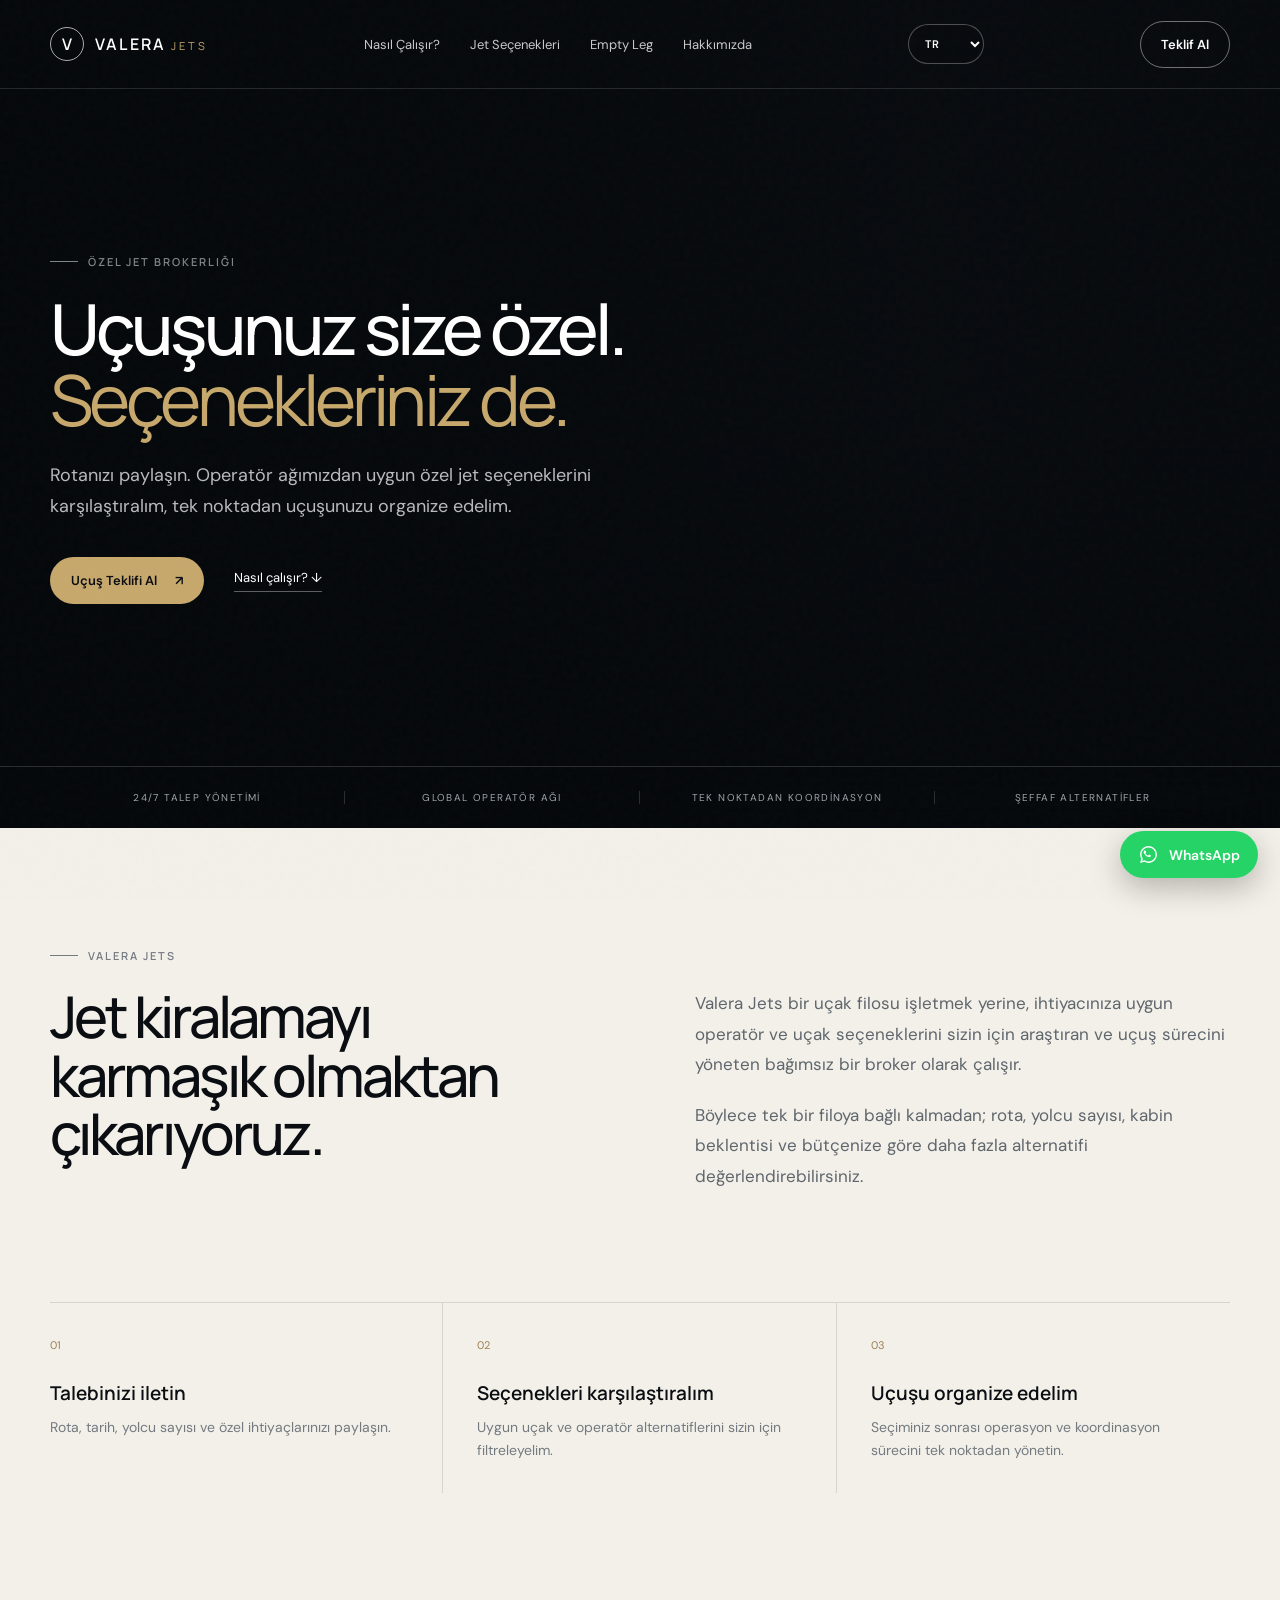
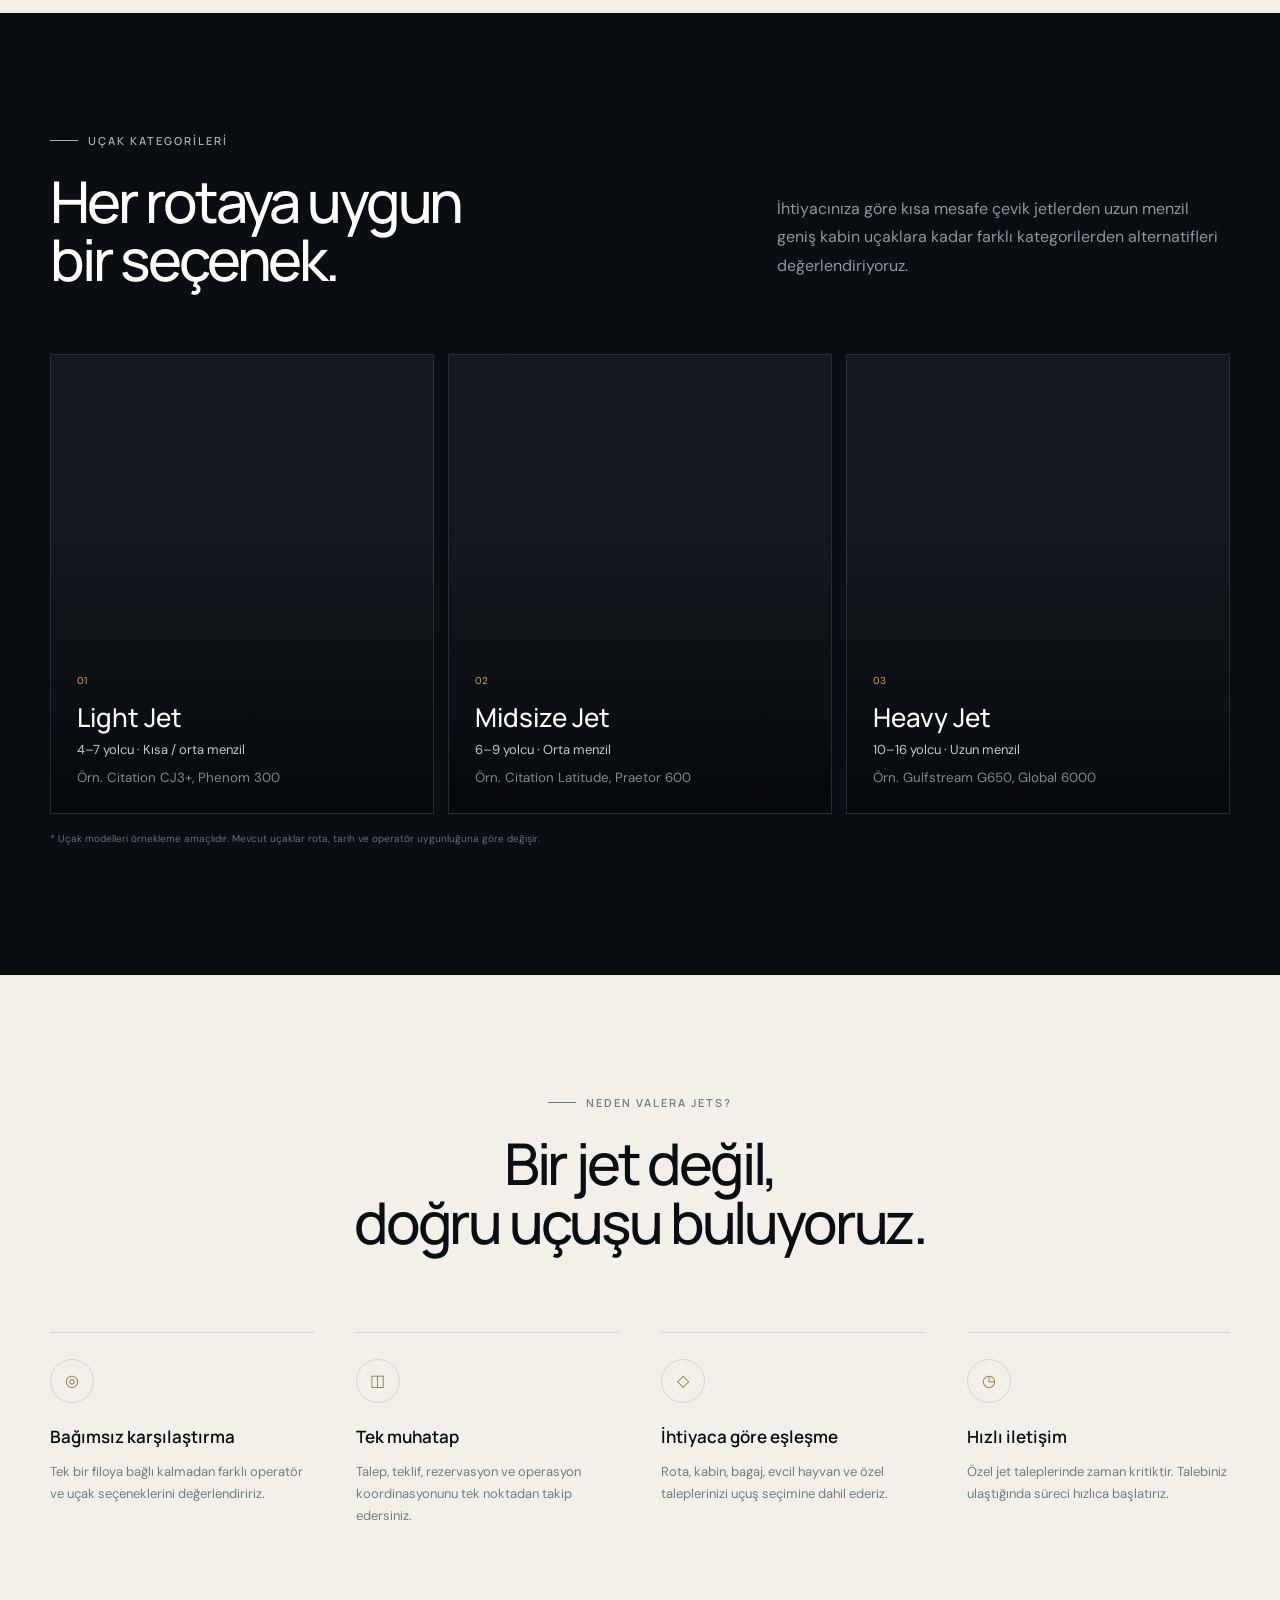
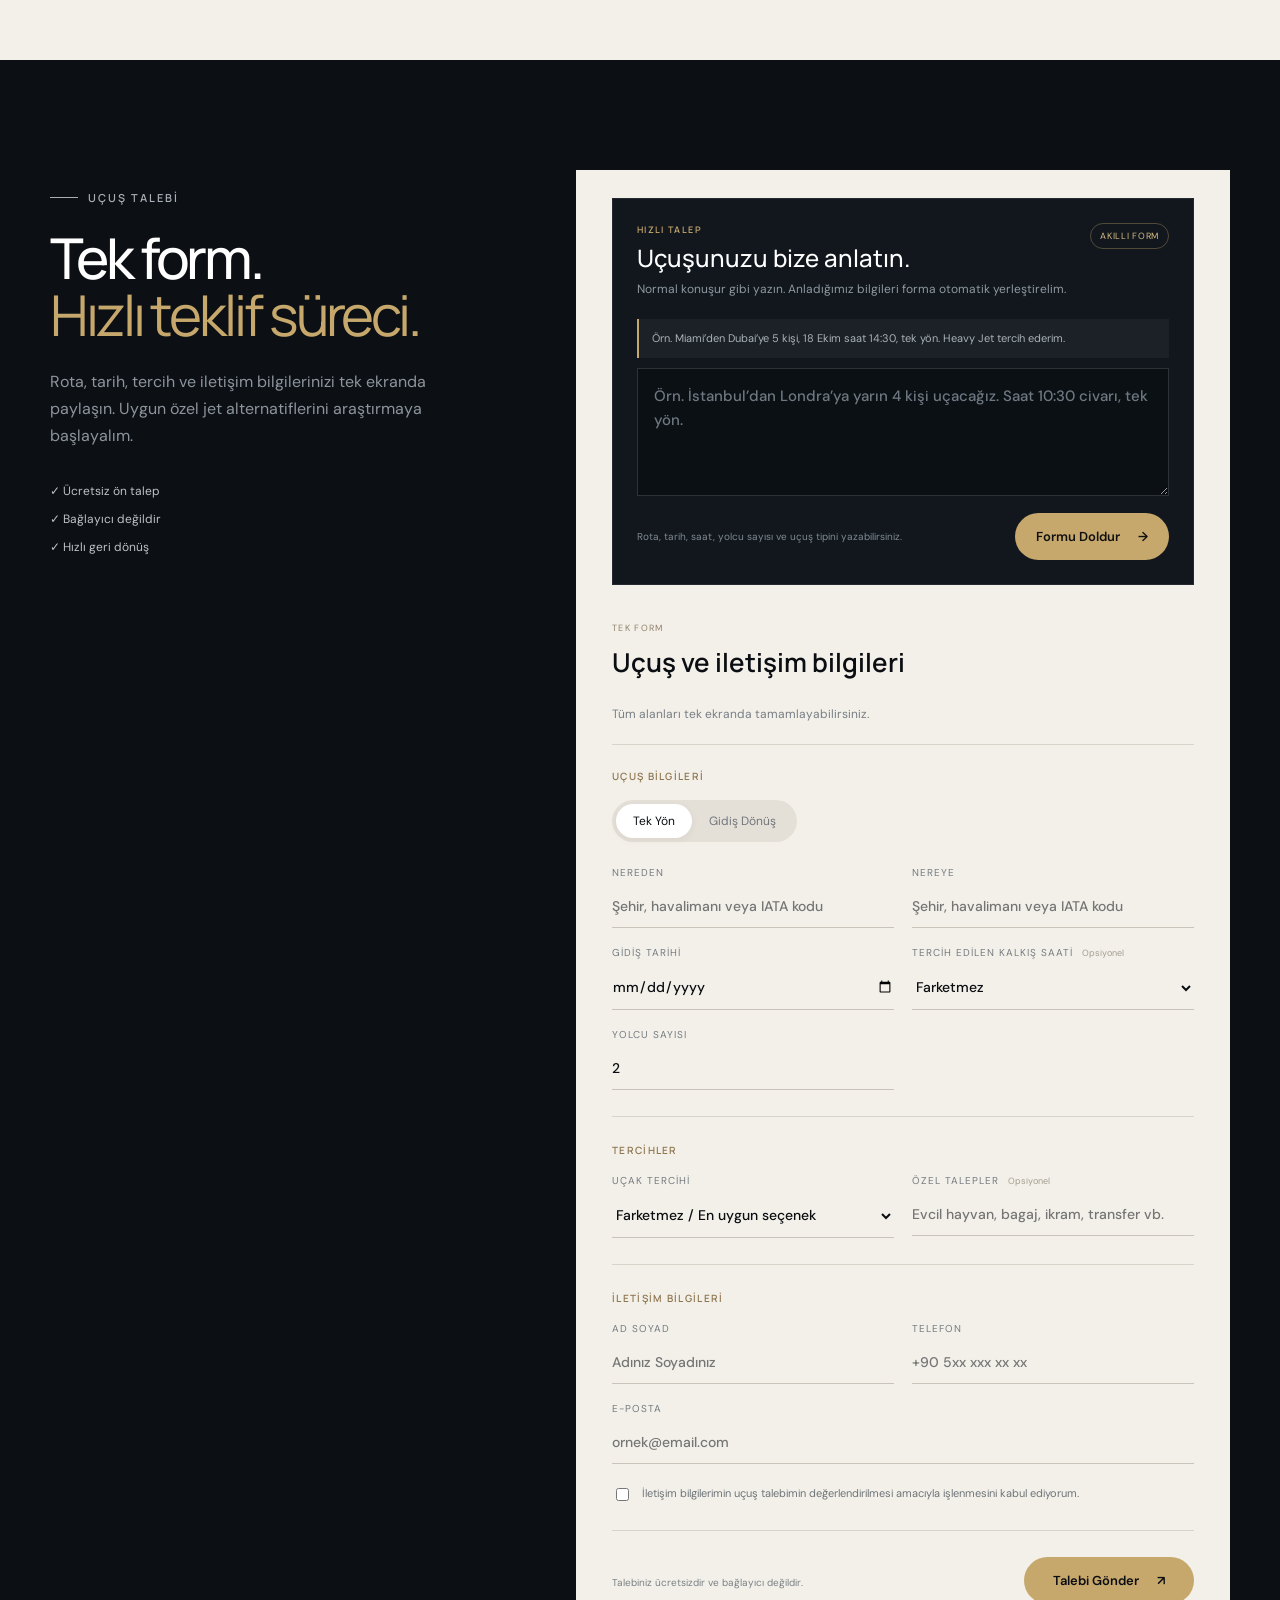
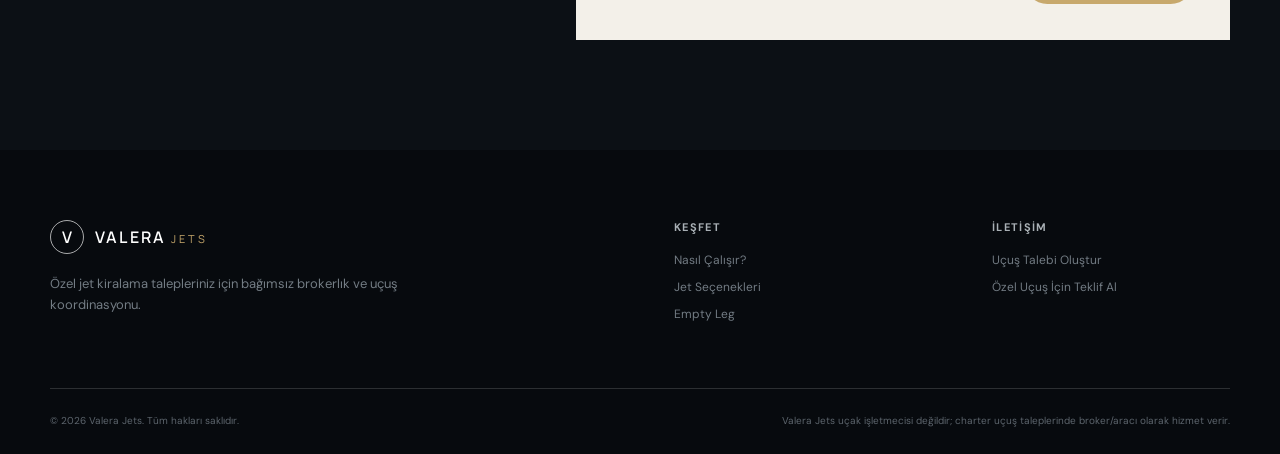
<file: index.html>
<!DOCTYPE html>
<html lang="tr">
<head>
  <!-- CookieYes Consent Banner -->
  <script id="cookieyes" type="text/javascript" src="https://cdn-cookieyes.com/client_data/f6e0e3132f2277a491e76fe6/script.js?v=smart-request-1"></script>

  <!-- Google tag (gtag.js) -->
  <script async src="https://www.googletagmanager.com/gtag/js?id=G-M8W1NW3FCB"></script>
  <script>
    window.dataLayer = window.dataLayer || [];
    function gtag(){dataLayer.push(arguments);}
    gtag('js', new Date());

    gtag('config', 'G-M8W1NW3FCB');
  </script>

  <meta charset="UTF-8" />
  <meta name="viewport" content="width=device-width, initial-scale=1.0" />
  <meta name="theme-color" content="#070a0e" />
  <meta name="description" content="Valera Jets ile özel jet kiralama taleplerinizi tek noktadan yönetin. Avrupa, Orta Doğu ve global rotalarda size uygun jet seçeneklerini karşılaştırın, hızlı teklif alın." />

  <title>Valera Jets | Özel Jet Kiralama</title>
  <link rel="canonical" href="https://valerajets.com/">
  <link rel="alternate" hreflang="tr" href="https://valerajets.com/">
  <link rel="alternate" hreflang="en" href="https://valerajets.com/en/">
  <link rel="alternate" hreflang="de" href="https://valerajets.com/de/">
  <link rel="alternate" hreflang="fr" href="https://valerajets.com/fr/">
  <link rel="alternate" hreflang="x-default" href="https://valerajets.com/en/">


  <link rel="preconnect" href="https://fonts.googleapis.com">
  <link rel="preconnect" href="https://fonts.gstatic.com" crossorigin>

  <link
    href="https://fonts.googleapis.com/css2?family=DM+Sans:wght@400;500;600&family=Manrope:wght@400;500;600;700&display=swap"
    rel="stylesheet"
  >

  <link rel="stylesheet" href="styles.css?v=i18n-1" />

  <style>
    /* Direct WhatsApp button */
    .whatsapp-float {
      position: fixed;
      right: 22px;
      bottom: 22px;
      z-index: 9999;
      display: flex;
      align-items: center;
      gap: 10px;
      padding: 13px 18px;
      border-radius: 999px;
      background: #25D366;
      color: #ffffff;
      text-decoration: none;
      font-family: "DM Sans", sans-serif;
      font-size: 14px;
      font-weight: 600;
      line-height: 1;
      box-shadow: 0 10px 30px rgba(0, 0, 0, 0.25);
      transition: transform 0.2s ease, box-shadow 0.2s ease, opacity 0.2s ease;
    }

    .whatsapp-float:hover {
      transform: translateY(-2px);
      box-shadow: 0 14px 36px rgba(0, 0, 0, 0.30);
      opacity: 0.96;
    }

    .whatsapp-float svg {
      width: 21px;
      height: 21px;
      fill: currentColor;
      flex: 0 0 auto;
    }

    @media (max-width: 768px) {
      .whatsapp-float {
        right: 16px;
        bottom: 16px;
        padding: 13px;
      }

      .whatsapp-float .whatsapp-text {
        display: none;
      }

      .whatsapp-float svg {
        width: 24px;
        height: 24px;
      }
    }
  </style>

</head>

<body>

  <div class="noise"></div>

  <header class="nav-wrap" id="top">
    <nav class="nav container">

      <a href="#top" class="brand" aria-label="Valera Jets ana sayfa">
        <span class="brand-mark">V</span>
        <span class="brand-copy">
          <strong>VALERA</strong>
          <em>JETS</em>
        </span>
      </a>

      <div class="nav-links">
        <a href="#nasil-calisir">Nasıl Çalışır?</a>
        <a href="#jetler">Jet Seçenekleri</a>
        <a href="empty-leg.html">Empty Leg</a>
        <a href="#hakkimizda">Hakkımızda</a>
      </div>
      <div class="language-picker">
        <select class="language-select" aria-label="Language" onchange="if(this.value) window.location.href=this.value">
          <option value="/" selected>TR</option>
          <option value="/en/" >EN</option>
          <option value="/de/" >DE</option>
          <option value="/fr/" >FR</option>
        </select>
      </div>

      <a class="btn btn-outline nav-cta" href="#teklif">
        Teklif Al
      </a>

      <button
        class="menu-btn"
        aria-label="Menüyü aç"
        aria-expanded="false"
      >
        ☰
      </button>

    </nav>

    <div class="mobile-menu">
      <a href="#nasil-calisir">Nasıl Çalışır?</a>
      <a href="#jetler">Jet Seçenekleri</a>
      <a href="empty-leg.html">Empty Leg</a>
      <a href="#hakkimizda">Hakkımızda</a>
      <a href="#teklif">Teklif Al</a>
    </div>

  </header>


  <main>

    <section class="hero">

      <div class="hero-media" aria-hidden="true"></div>
      <div class="hero-overlay"></div>

      <div class="container hero-inner hero-inner-single">

        <div class="hero-copy reveal">

          <div class="eyebrow">
            <span></span>
            ÖZEL JET BROKERLIĞI
          </div>

          <h1>
            Uçuşunuz size özel.<br>
            <i>Seçenekleriniz de.</i>
          </h1>

          <p>
            Rotanızı paylaşın. Operatör ağımızdan uygun özel jet seçeneklerini
            karşılaştıralım, tek noktadan uçuşunuzu organize edelim.
          </p>

          <div class="hero-actions">

            <a class="btn btn-primary" href="#teklif">
              Uçuş Teklifi Al
              <span>↗</span>
            </a>

            <a class="text-link" href="#nasil-calisir">
              Nasıl çalışır?
              <span>↓</span>
            </a>

          </div>

        </div>


        
      </div>


      <div class="hero-strip">

        <div class="container strip-grid">
          <span>24/7 Talep Yönetimi</span>
          <span>Global Operatör Ağı</span>
          <span>Tek Noktadan Koordinasyon</span>
          <span>Şeffaf Alternatifler</span>
        </div>

      </div>

    </section>


    <section class="section intro" id="nasil-calisir">

      <div class="container two-col">

        <div class="section-title reveal">

          <div class="eyebrow dark">
            <span></span>
            VALERA JETS
          </div>

          <h2>
            Jet kiralamayı<br>
            karmaşık olmaktan çıkarıyoruz.
          </h2>

        </div>


        <div class="intro-copy reveal delay-1">

          <p>
            Valera Jets bir uçak filosu işletmek yerine, ihtiyacınıza uygun
            operatör ve uçak seçeneklerini sizin için araştıran ve uçuş sürecini
            yöneten bağımsız bir broker olarak çalışır.
          </p>

          <p>
            Böylece tek bir filoya bağlı kalmadan; rota, yolcu sayısı,
            kabin beklentisi ve bütçenize göre daha fazla alternatifi
            değerlendirebilirsiniz.
          </p>

        </div>

      </div>


      <div class="container steps">

        <article class="step reveal">

          <span>01</span>

          <h3>
            Talebinizi iletin
          </h3>

          <p>
            Rota, tarih, yolcu sayısı ve özel ihtiyaçlarınızı paylaşın.
          </p>

        </article>


        <article class="step reveal delay-1">

          <span>02</span>

          <h3>
            Seçenekleri karşılaştıralım
          </h3>

          <p>
            Uygun uçak ve operatör alternatiflerini sizin için filtreleyelim.
          </p>

        </article>


        <article class="step reveal delay-2">

          <span>03</span>

          <h3>
            Uçuşu organize edelim
          </h3>

          <p>
            Seçiminiz sonrası operasyon ve koordinasyon sürecini
            tek noktadan yönetin.
          </p>

        </article>

      </div>

    </section>


    <section class="section dark-section" id="jetler">

      <div class="container">

        <div class="section-head reveal">

          <div>

            <div class="eyebrow light">
              <span></span>
              UÇAK KATEGORİLERİ
            </div>

            <h2>
              Her rotaya uygun<br>
              bir seçenek.
            </h2>

          </div>


          <p>
            İhtiyacınıza göre kısa mesafe çevik jetlerden uzun menzil geniş
            kabin uçaklara kadar farklı kategorilerden alternatifleri
            değerlendiriyoruz.
          </p>

        </div>


        <div class="jet-grid">

          <article class="jet-card jet-1 reveal">

            <div class="jet-content">
              <span>01</span>
              <h3>Light Jet</h3>
              <p>4–7 yolcu · Kısa / orta menzil</p>
              <small>Örn. Citation CJ3+, Phenom 300</small>
            </div>

          </article>


          <article class="jet-card jet-2 reveal delay-1">

            <div class="jet-content">
              <span>02</span>
              <h3>Midsize Jet</h3>
              <p>6–9 yolcu · Orta menzil</p>
              <small>Örn. Citation Latitude, Praetor 600</small>
            </div>

          </article>


          <article class="jet-card jet-3 reveal delay-2">

            <div class="jet-content">
              <span>03</span>
              <h3>Heavy Jet</h3>
              <p>10–16 yolcu · Uzun menzil</p>
              <small>Örn. Gulfstream G650, Global 6000</small>
            </div>

          </article>

        </div>


        <p class="disclaimer">
          * Uçak modelleri örnekleme amaçlıdır. Mevcut uçaklar rota,
          tarih ve operatör uygunluğuna göre değişir.
        </p>

      </div>

    </section>


    


    <section class="section trust" id="hakkimizda">

      <div class="container">

        <div class="center-title reveal">

          <div class="eyebrow dark center">
            <span></span>
            NEDEN VALERA JETS?
          </div>

          <h2>
            Bir jet değil,<br>
            doğru uçuşu buluyoruz.
          </h2>

        </div>


        <div class="trust-grid">

          <article class="reveal">

            <div class="icon">
              ◎
            </div>

            <h3>
              Bağımsız karşılaştırma
            </h3>

            <p>
              Tek bir filoya bağlı kalmadan farklı operatör ve
              uçak seçeneklerini değerlendiririz.
            </p>

          </article>


          <article class="reveal delay-1">

            <div class="icon">
              ◫
            </div>

            <h3>
              Tek muhatap
            </h3>

            <p>
              Talep, teklif, rezervasyon ve operasyon koordinasyonunu
              tek noktadan takip edersiniz.
            </p>

          </article>


          <article class="reveal delay-2">

            <div class="icon">
              ◇
            </div>

            <h3>
              İhtiyaca göre eşleşme
            </h3>

            <p>
              Rota, kabin, bagaj, evcil hayvan ve özel taleplerinizi
              uçuş seçimine dahil ederiz.
            </p>

          </article>


          <article class="reveal">

            <div class="icon">
              ◷
            </div>

            <h3>
              Hızlı iletişim
            </h3>

            <p>
              Özel jet taleplerinde zaman kritiktir. Talebiniz ulaştığında
              süreci hızlıca başlatırız.
            </p>

          </article>

        </div>

      </div>

    </section>


    <section class="quote-section" id="teklif">

      <div class="container quote-grid">

        <div class="quote-copy reveal">

          <div class="eyebrow light">
            <span></span>
            UÇUŞ TALEBİ
          </div>

          <h2>
            Tek form.<br>
            <i>Hızlı teklif süreci.</i>
          </h2>

          <p>
            Rota, tarih, tercih ve iletişim bilgilerinizi tek ekranda paylaşın.
            Uygun özel jet alternatiflerini araştırmaya başlayalım.
          </p>

          <div class="quote-points">
            <span>✓ Ücretsiz ön talep</span>
            <span>✓ Bağlayıcı değildir</span>
            <span>✓ Hızlı geri dönüş</span>
          </div>

        </div>

        <form class="quote-form single-quote-form reveal delay-1" id="quoteForm">

          <label class="hp-field" aria-hidden="true">
            Website
            <input name="website" tabindex="-1" autocomplete="off">
          </label>

          <div class="single-form-content">

            <div class="smart-request">
              <div class="smart-request-top">
                <div>
                  <small>HIZLI TALEP</small>
                  <h3>Uçuşunuzu bize anlatın.</h3>
                  <p>Normal konuşur gibi yazın. Anladığımız bilgileri forma otomatik yerleştirelim.</p>
                </div>
                <span class="smart-request-badge">Akıllı form</span>
              </div>

              <div class="smart-example" id="smartExample">
                Örn. Miami’den Dubai’ye 5 kişi, 18 Ekim saat 14:30, tek yön. Heavy Jet tercih ederim.
              </div>

              <textarea
                id="smartRequestText"
                rows="4"
                placeholder="Örn. İstanbul’dan Londra’ya yarın 4 kişi uçacağız. Saat 10:30 civarı, tek yön."
                aria-label="Uçuş talebinizi doğal dille yazın"
              ></textarea>

              <div class="smart-request-actions">
                <div class="smart-request-status" id="smartRequestStatus">
                  Rota, tarih, saat, yolcu sayısı ve uçuş tipini yazabilirsiniz.
                </div>

                <button type="button" class="btn btn-dark" id="smartFillButton">
                  Formu Doldur
                  <span>→</span>
                </button>
              </div>
            </div>

            <div class="form-head single-form-head">
              <small>TEK FORM</small>
              <h3>Uçuş ve iletişim bilgileri</h3>
              <p>Tüm alanları tek ekranda tamamlayabilirsiniz.</p>
            </div>

            <div class="single-form-section">
              <div class="single-form-section-title">Uçuş Bilgileri</div>

              <div class="trip-toggle">
                <label>
                  <input type="radio" name="tripType" value="Tek Yön" checked>
                  <span>Tek Yön</span>
                </label>
                <label>
                  <input type="radio" name="tripType" value="Gidiş Dönüş">
                  <span>Gidiş Dönüş</span>
                </label>
              </div>

              <div class="field-grid">
                <label class="field airport-field">
                  <span>Nereden</span>
                  <div class="airport-autocomplete">
                    <input
                      name="from"
                      required
                      inputmode="search"
                      placeholder="Şehir, havalimanı veya IATA kodu"
                      autocomplete="off"
                      aria-autocomplete="list"
                      aria-expanded="false"
                      aria-controls="originSuggestions"
                    >
                    <div class="airport-suggestions" id="originSuggestions" role="listbox"></div>
                  </div>
                </label>

                <label class="field airport-field">
                  <span>Nereye</span>
                  <div class="airport-autocomplete">
                    <input
                      name="to"
                      required
                      inputmode="search"
                      placeholder="Şehir, havalimanı veya IATA kodu"
                      autocomplete="off"
                      aria-autocomplete="list"
                      aria-expanded="false"
                      aria-controls="destinationSuggestions"
                    >
                    <div class="airport-suggestions" id="destinationSuggestions" role="listbox"></div>
                  </div>
                </label>

                <label class="field">
                  <span>Gidiş tarihi</span>
                  <input name="departure" required type="date">
                </label>

                <label class="field return-field hidden">
                  <span>Dönüş tarihi</span>
                  <input name="returnDate" type="date">
                </label>

                <label class="field">
                  <span>Tercih edilen kalkış saati <em class="field-optional">Opsiyonel</em></span>
                  <select name="departureTime" aria-label="Tercih edilen kalkış saati">
                    <option value="">Farketmez</option>
                    <option value="00:00">00:00</option>
                    <option value="00:30">00:30</option>
                    <option value="01:00">01:00</option>
                    <option value="01:30">01:30</option>
                    <option value="02:00">02:00</option>
                    <option value="02:30">02:30</option>
                    <option value="03:00">03:00</option>
                    <option value="03:30">03:30</option>
                    <option value="04:00">04:00</option>
                    <option value="04:30">04:30</option>
                    <option value="05:00">05:00</option>
                    <option value="05:30">05:30</option>
                    <option value="06:00">06:00</option>
                    <option value="06:30">06:30</option>
                    <option value="07:00">07:00</option>
                    <option value="07:30">07:30</option>
                    <option value="08:00">08:00</option>
                    <option value="08:30">08:30</option>
                    <option value="09:00">09:00</option>
                    <option value="09:30">09:30</option>
                    <option value="10:00">10:00</option>
                    <option value="10:30">10:30</option>
                    <option value="11:00">11:00</option>
                    <option value="11:30">11:30</option>
                    <option value="12:00">12:00</option>
                    <option value="12:30">12:30</option>
                    <option value="13:00">13:00</option>
                    <option value="13:30">13:30</option>
                    <option value="14:00">14:00</option>
                    <option value="14:30">14:30</option>
                    <option value="15:00">15:00</option>
                    <option value="15:30">15:30</option>
                    <option value="16:00">16:00</option>
                    <option value="16:30">16:30</option>
                    <option value="17:00">17:00</option>
                    <option value="17:30">17:30</option>
                    <option value="18:00">18:00</option>
                    <option value="18:30">18:30</option>
                    <option value="19:00">19:00</option>
                    <option value="19:30">19:30</option>
                    <option value="20:00">20:00</option>
                    <option value="20:30">20:30</option>
                    <option value="21:00">21:00</option>
                    <option value="21:30">21:30</option>
                    <option value="22:00">22:00</option>
                    <option value="22:30">22:30</option>
                    <option value="23:00">23:00</option>
                    <option value="23:30">23:30</option>
                  </select>
                </label>

                <label class="field">
                  <span>Yolcu sayısı</span>
                  <input name="passengers" required type="number" min="1" max="30" value="2">
                </label>
              </div>
            </div>

            <div class="single-form-section">
              <div class="single-form-section-title">Tercihler</div>

              <div class="field-grid">
                <label class="field">
                  <span>Uçak tercihi</span>
                  <select name="jetType">
                    <option>Farketmez / En uygun seçenek</option>
                    <option>Light Jet</option>
                    <option>Midsize Jet</option>
                    <option>Heavy Jet</option>
                  </select>
                </label>

                <label class="field">
                  <span>Özel talepler <em class="field-optional">Opsiyonel</em></span>
                  <input name="notes" placeholder="Evcil hayvan, bagaj, ikram, transfer vb.">
                </label>
              </div>
            </div>

            <div class="single-form-section">
              <div class="single-form-section-title">İletişim Bilgileri</div>

              <div class="field-grid">
                <label class="field">
                  <span>Ad Soyad</span>
                  <input name="name" required autocomplete="name" placeholder="Adınız Soyadınız">
                </label>

                <label class="field">
                  <span>Telefon</span>
                  <input name="phone" required type="tel" inputmode="tel" autocomplete="tel" placeholder="+90 5xx xxx xx xx">
                </label>

                <label class="field full">
                  <span>E-posta</span>
                  <input name="email" required type="email" autocomplete="email" placeholder="ornek@email.com">
                </label>
              </div>

              <label class="check">
                <input type="checkbox" required name="kvkk">
                <span>
                  İletişim bilgilerimin uçuş talebimin değerlendirilmesi amacıyla işlenmesini kabul ediyorum.
                </span>
              </label>
            </div>

            <div class="single-form-submit">
              <div>
                <small>Talebiniz ücretsizdir ve bağlayıcı değildir.</small>
              </div>
              <button type="submit" class="btn btn-primary">
                Talebi Gönder
                <span>↗</span>
              </button>
            </div>

            <div class="form-error" role="alert" hidden></div>

          </div>

          <div class="form-success" hidden>
            <div class="success-icon">✓</div>
            <h3>Uçuş talebiniz alındı.</h3>
            <p>
              Talebiniz Valera Jets ekibine ulaştı.
              Uçuş alternatiflerini değerlendirdikten sonra sizinle en kısa sürede iletişime geçeceğiz.
            </p>
            <button type="button" class="btn btn-outline reset-form">Yeni Talep</button>
          </div>

        </form>

      </div>

    </section>

  </main>


  <footer>

    <div class="container footer-grid">

      <div>

        <a
          href="#top"
          class="brand footer-brand"
        >

          <span class="brand-mark">
            V
          </span>

          <span class="brand-copy">
            <strong>VALERA</strong>
            <em>JETS</em>
          </span>

        </a>

        <p>
          Özel jet kiralama talepleriniz için bağımsız brokerlık
          ve uçuş koordinasyonu.
        </p>

      </div>


      <div class="footer-links">

        <strong>
          Keşfet
        </strong>

        <a href="#nasil-calisir">
          Nasıl Çalışır?
        </a>

        <a href="#jetler">
          Jet Seçenekleri
        </a>

        <a href="empty-leg.html">
          Empty Leg
        </a>

      </div>


      <div class="footer-links">

        <strong>
          İletişim
        </strong>

        <a href="#teklif">
          Uçuş Talebi Oluştur
        </a>

        <a href="#teklif">
          Özel Uçuş İçin Teklif Al
        </a>

      </div>

    </div>


    <div class="container footer-bottom">

      <span>
        © 2026 Valera Jets. Tüm hakları saklıdır.
      </span>

      <span>
        Valera Jets uçak işletmecisi değildir; charter uçuş taleplerinde
        broker/aracı olarak hizmet verir.
      </span>

    </div>

  </footer>


  <!-- SUPABASE / SITE SCRIPTS -->

  <script src="supabase-config.js"></script>
  <script src="airports.js"></script>
  <script src="script.js?v=i18n-1"></script>


  <!-- DIRECT WHATSAPP BUTTON -->
  <a
    class="whatsapp-float"
    href="https://wa.me/905309786454?text=Merhaba%20Valera%20Jets%2C%20%C3%B6zel%20jet%20kiralama%20teklifi%20almak%20istiyorum."
    target="_blank"
    rel="noopener noreferrer"
    aria-label="WhatsApp ile Valera Jets'e ulaşın"
  >
    <svg viewBox="0 0 32 32" aria-hidden="true">
      <path d="M19.11 17.21c-.27-.14-1.61-.79-1.86-.88-.25-.09-.43-.14-.61.14-.18.27-.7.88-.86 1.06-.16.18-.32.2-.59.07-.27-.14-1.15-.42-2.19-1.35-.81-.72-1.36-1.61-1.52-1.88-.16-.27-.02-.42.12-.56.12-.12.27-.32.41-.47.14-.16.18-.27.27-.45.09-.18.05-.34-.02-.47-.07-.14-.61-1.47-.84-2.01-.22-.53-.45-.46-.61-.47h-.52c-.18 0-.47.07-.72.34-.25.27-.95.93-.95 2.26s.97 2.62 1.11 2.8c.14.18 1.91 2.91 4.63 4.08.65.28 1.15.45 1.54.57.65.21 1.24.18 1.71.11.52-.08 1.61-.66 1.84-1.29.23-.63.23-1.17.16-1.29-.07-.11-.25-.18-.52-.32z"/>
      <path d="M16.04 3.2c-7.06 0-12.8 5.74-12.8 12.8 0 2.26.59 4.47 1.71 6.41L3.2 28.8l6.55-1.72A12.76 12.76 0 0 0 16.04 28.8h.01c7.05 0 12.79-5.74 12.79-12.8S23.1 3.2 16.04 3.2zm0 23.44h-.01a10.6 10.6 0 0 1-5.4-1.48l-.39-.23-3.89 1.02 1.04-3.79-.25-.39A10.58 10.58 0 0 1 5.4 16c0-5.87 4.78-10.64 10.65-10.64S26.68 10.13 26.68 16s-4.77 10.64-10.64 10.64z"/>
    </svg>
    <span class="whatsapp-text">WhatsApp</span>
  </a>


</body>
</html>
</file>
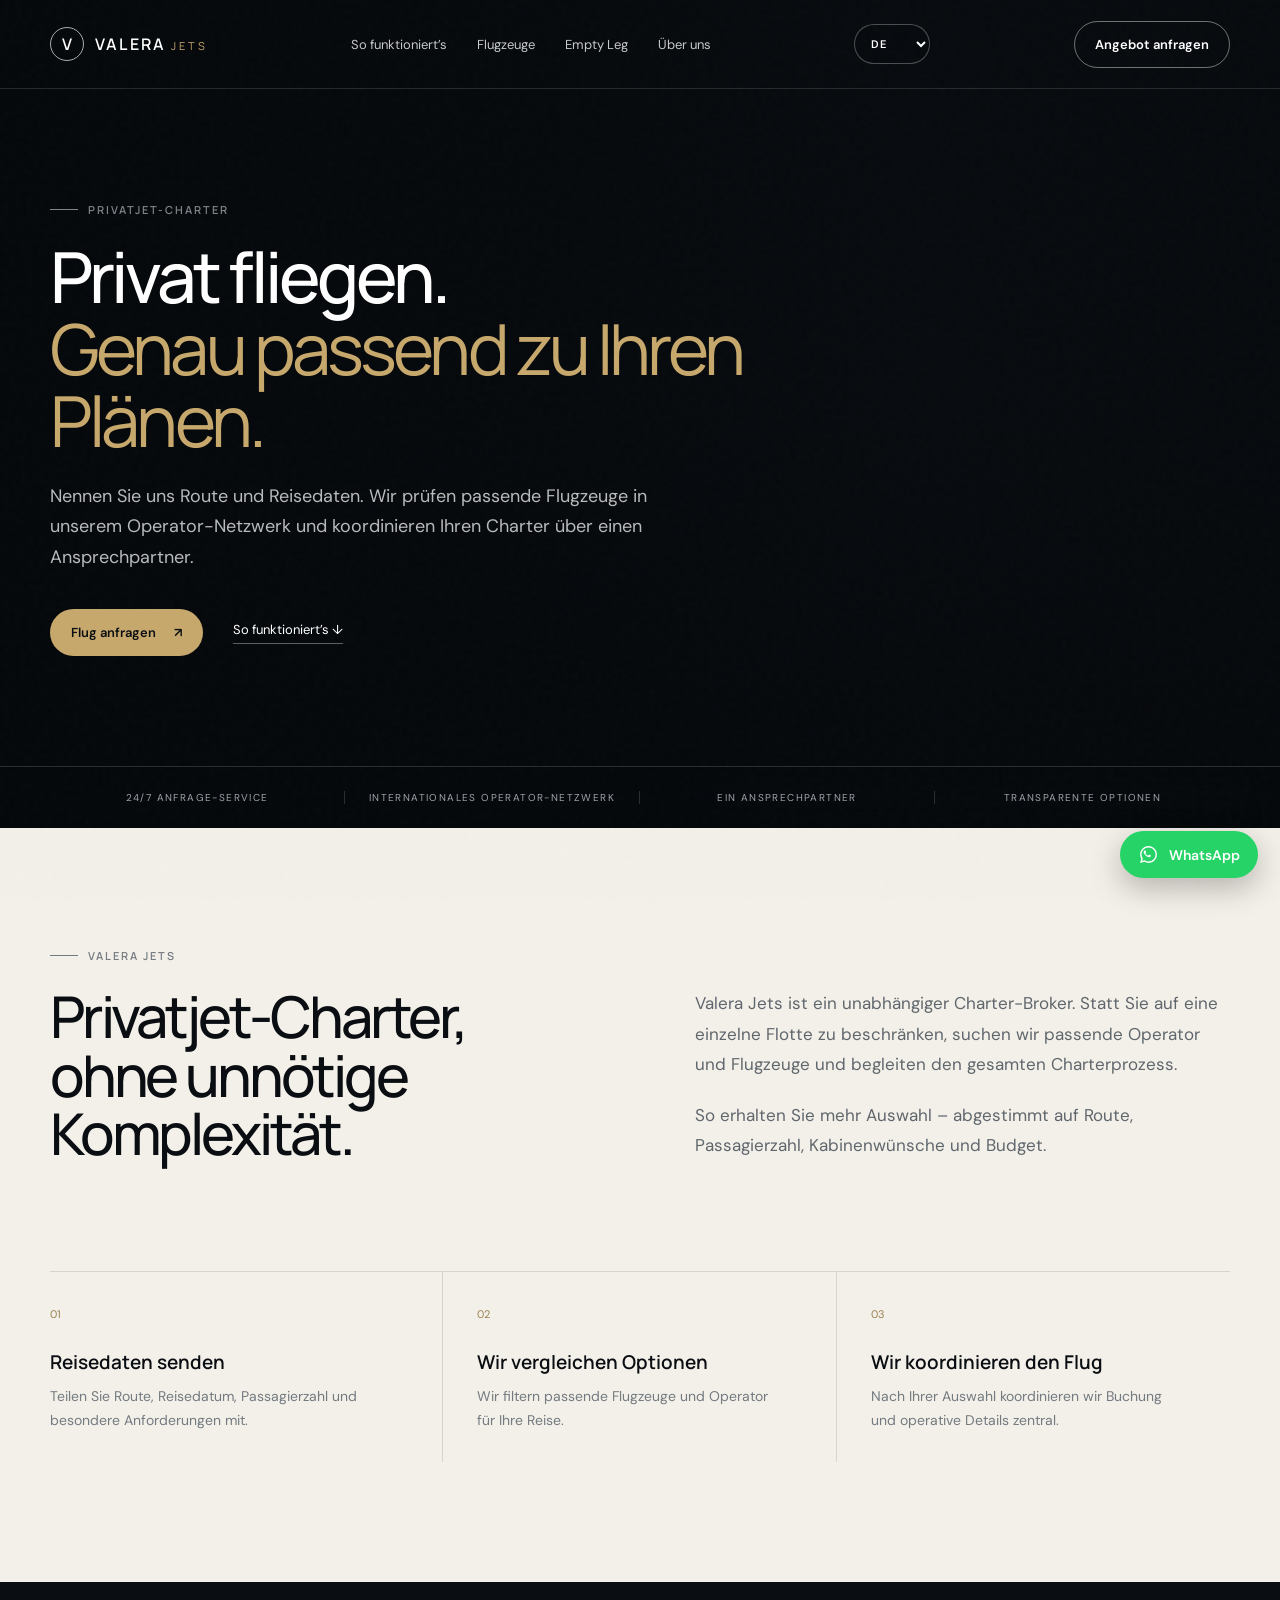
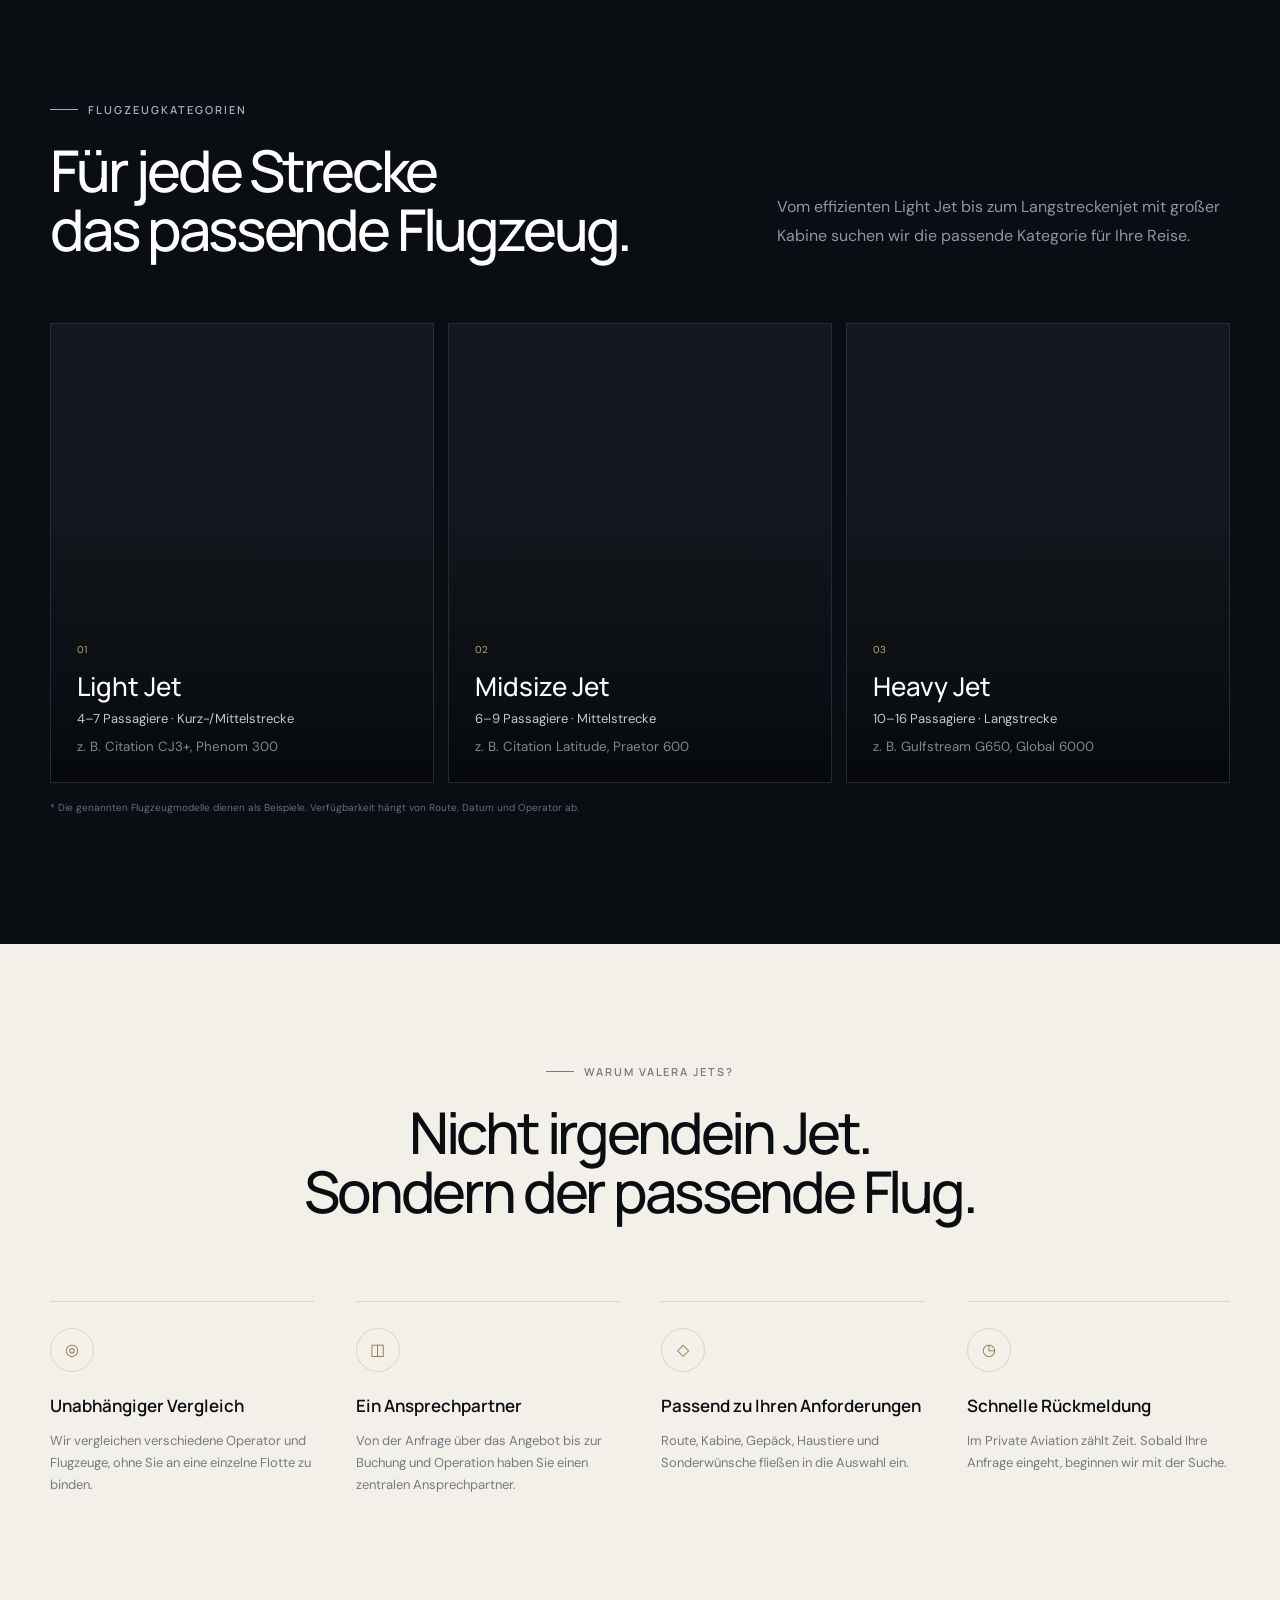
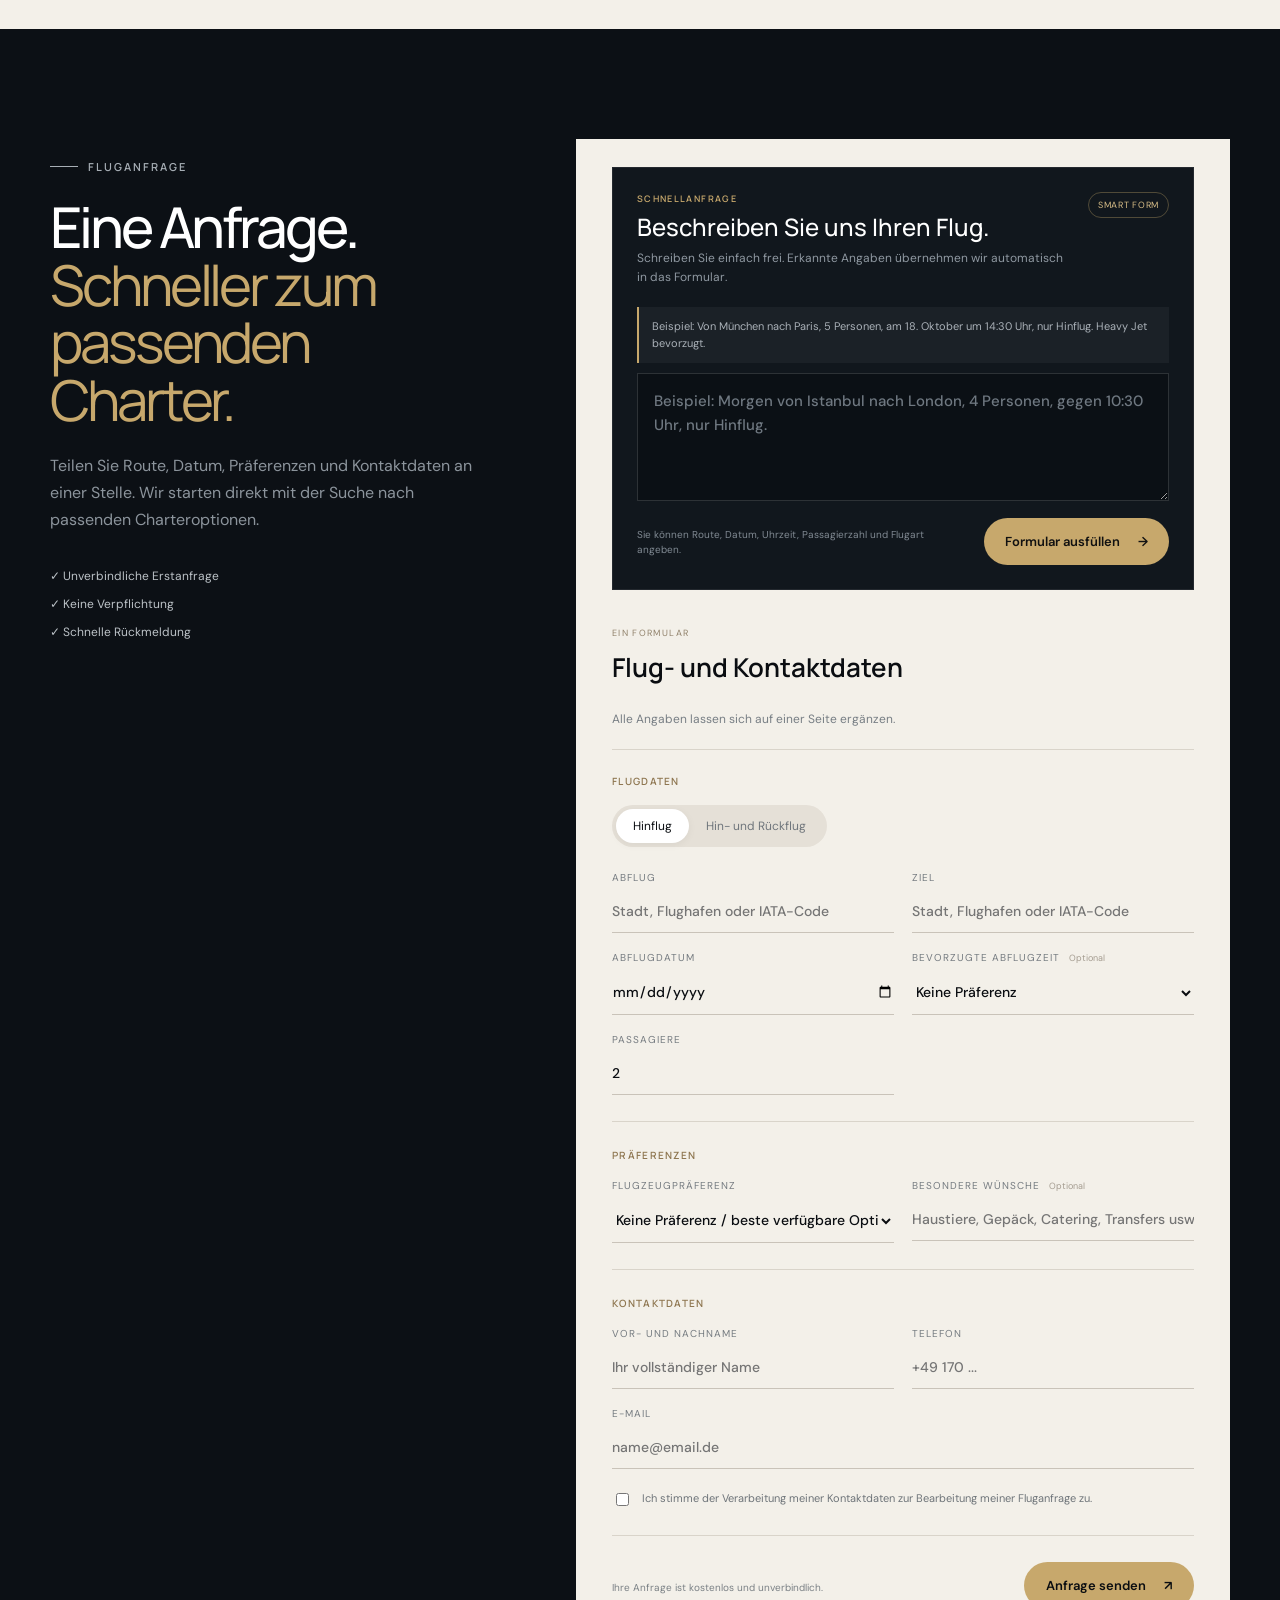
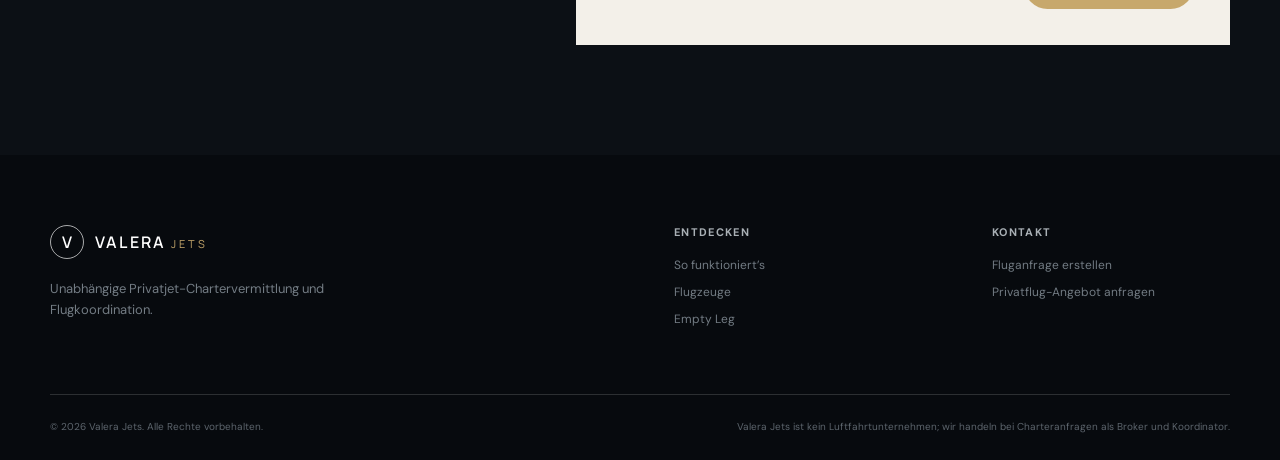
<file: de/index.html>
<!DOCTYPE html>
<html lang="de">
<head>
  <!-- CookieYes Consent Banner -->
  <script id="cookieyes" type="text/javascript" src="https://cdn-cookieyes.com/client_data/f6e0e3132f2277a491e76fe6/script.js?v=smart-request-1"></script>

  <!-- Google tag (gtag.js) -->
  <script async src="https://www.googletagmanager.com/gtag/js?id=G-M8W1NW3FCB"></script>
  <script>
    window.dataLayer = window.dataLayer || [];
    function gtag(){dataLayer.push(arguments);}
    gtag('js', new Date());

    gtag('config', 'G-M8W1NW3FCB');
  </script>

  <meta charset="UTF-8" />
  <meta name="viewport" content="width=device-width, initial-scale=1.0" />
  <meta name="theme-color" content="#070a0e" />
  <meta name="description" content="Privatjet-Charter mit Valera Jets. Wir suchen passende Flugzeuge und Operator für Reisen in Europa, im Nahen Osten und darüber hinaus." />

  <title>Valera Jets | Privatjet Charter</title>
  <link rel="canonical" href="https://valerajets.com/de/">
  <link rel="alternate" hreflang="tr" href="https://valerajets.com/">
  <link rel="alternate" hreflang="en" href="https://valerajets.com/en/">
  <link rel="alternate" hreflang="de" href="https://valerajets.com/de/">
  <link rel="alternate" hreflang="fr" href="https://valerajets.com/fr/">
  <link rel="alternate" hreflang="x-default" href="https://valerajets.com/en/">


  <link rel="preconnect" href="https://fonts.googleapis.com">
  <link rel="preconnect" href="https://fonts.gstatic.com" crossorigin>

  <link
    href="https://fonts.googleapis.com/css2?family=DM+Sans:wght@400;500;600&family=Manrope:wght@400;500;600;700&display=swap"
    rel="stylesheet"
  >

  <link rel="stylesheet" href="../styles.css?v=i18n-1" />

  <style>
    /* Direct WhatsApp button */
    .whatsapp-float {
      position: fixed;
      right: 22px;
      bottom: 22px;
      z-index: 9999;
      display: flex;
      align-items: center;
      gap: 10px;
      padding: 13px 18px;
      border-radius: 999px;
      background: #25D366;
      color: #ffffff;
      text-decoration: none;
      font-family: "DM Sans", sans-serif;
      font-size: 14px;
      font-weight: 600;
      line-height: 1;
      box-shadow: 0 10px 30px rgba(0, 0, 0, 0.25);
      transition: transform 0.2s ease, box-shadow 0.2s ease, opacity 0.2s ease;
    }

    .whatsapp-float:hover {
      transform: translateY(-2px);
      box-shadow: 0 14px 36px rgba(0, 0, 0, 0.30);
      opacity: 0.96;
    }

    .whatsapp-float svg {
      width: 21px;
      height: 21px;
      fill: currentColor;
      flex: 0 0 auto;
    }

    @media (max-width: 768px) {
      .whatsapp-float {
        right: 16px;
        bottom: 16px;
        padding: 13px;
      }

      .whatsapp-float .whatsapp-text {
        display: none;
      }

      .whatsapp-float svg {
        width: 24px;
        height: 24px;
      }
    }
  </style>

</head>

<body>

  <div class="noise"></div>

  <header class="nav-wrap" id="top">
    <nav class="nav container">

      <a href="#top" class="brand" aria-label="Valera Jets Startseite">
        <span class="brand-mark">V</span>
        <span class="brand-copy">
          <strong>VALERA</strong>
          <em>JETS</em>
        </span>
      </a>

      <div class="nav-links">
        <a href="#nasil-calisir">So funktioniert’s</a>
        <a href="#jetler">Flugzeuge</a>
        <a href="empty-leg.html">Empty Leg</a>
        <a href="#hakkimizda">Über uns</a>
      </div>
      <div class="language-picker">
        <select class="language-select" aria-label="Language" onchange="if(this.value) window.location.href=this.value">
          <option value="/" >TR</option>
          <option value="/en/" >EN</option>
          <option value="/de/" selected>DE</option>
          <option value="/fr/" >FR</option>
        </select>
      </div>

      <a class="btn btn-outline nav-cta" href="#teklif">
        Angebot anfragen
      </a>

      <button
        class="menu-btn"
        aria-label="Menü öffnen"
        aria-expanded="false"
      >
        ☰
      </button>

    </nav>

    <div class="mobile-menu">
      <a href="#nasil-calisir">So funktioniert’s</a>
      <a href="#jetler">Flugzeuge</a>
      <a href="empty-leg.html">Empty Leg</a>
      <a href="#hakkimizda">Über uns</a>
      <a href="#teklif">Angebot anfragen</a>
    </div>

  </header>


  <main>

    <section class="hero">

      <div class="hero-media" aria-hidden="true"></div>
      <div class="hero-overlay"></div>

      <div class="container hero-inner hero-inner-single">

        <div class="hero-copy reveal">

          <div class="eyebrow">
            <span></span>
            PRIVATJET-CHARTER
          </div>

          <h1>
            Privat fliegen.<br>
            <i>Genau passend zu Ihren Plänen.</i>
          </h1>

          <p>
            Nennen Sie uns Route und Reisedaten. Wir prüfen passende Flugzeuge in unserem Operator-Netzwerk und koordinieren Ihren Charter über einen Ansprechpartner.
          </p>

          <div class="hero-actions">

            <a class="btn btn-primary" href="#teklif">
              Flug anfragen
              <span>↗</span>
            </a>

            <a class="text-link" href="#nasil-calisir">
              So funktioniert’s
              <span>↓</span>
            </a>

          </div>

        </div>


        
      </div>


      <div class="hero-strip">

        <div class="container strip-grid">
          <span>24/7 Anfrage-Service</span>
          <span>Internationales Operator-Netzwerk</span>
          <span>Ein Ansprechpartner</span>
          <span>Transparente Optionen</span>
        </div>

      </div>

    </section>


    <section class="section intro" id="nasil-calisir">

      <div class="container two-col">

        <div class="section-title reveal">

          <div class="eyebrow dark">
            <span></span>
            VALERA JETS
          </div>

          <h2>
            Privatjet-Charter,<br>
            ohne unnötige Komplexität.
          </h2>

        </div>


        <div class="intro-copy reveal delay-1">

          <p>
            Valera Jets ist ein unabhängiger Charter-Broker. Statt Sie auf eine einzelne Flotte zu beschränken, suchen wir passende Operator und Flugzeuge und begleiten den gesamten Charterprozess.
          </p>

          <p>
            So erhalten Sie mehr Auswahl – abgestimmt auf Route, Passagierzahl, Kabinenwünsche und Budget.
          </p>

        </div>

      </div>


      <div class="container steps">

        <article class="step reveal">

          <span>01</span>

          <h3>
            Reisedaten senden
          </h3>

          <p>
            Teilen Sie Route, Reisedatum, Passagierzahl und besondere Anforderungen mit.
          </p>

        </article>


        <article class="step reveal delay-1">

          <span>02</span>

          <h3>
            Wir vergleichen Optionen
          </h3>

          <p>
            Wir filtern passende Flugzeuge und Operator für Ihre Reise.
          </p>

        </article>


        <article class="step reveal delay-2">

          <span>03</span>

          <h3>
            Wir koordinieren den Flug
          </h3>

          <p>
            Nach Ihrer Auswahl koordinieren wir Buchung und operative Details zentral.
          </p>

        </article>

      </div>

    </section>


    <section class="section dark-section" id="jetler">

      <div class="container">

        <div class="section-head reveal">

          <div>

            <div class="eyebrow light">
              <span></span>
              FLUGZEUGKATEGORIEN
            </div>

            <h2>
              Für jede Strecke<br>
              das passende Flugzeug.
            </h2>

          </div>


          <p>
            Vom effizienten Light Jet bis zum Langstreckenjet mit großer Kabine suchen wir die passende Kategorie für Ihre Reise.
          </p>

        </div>


        <div class="jet-grid">

          <article class="jet-card jet-1 reveal">

            <div class="jet-content">
              <span>01</span>
              <h3>Light Jet</h3>
              <p>4–7 Passagiere · Kurz-/Mittelstrecke</p>
              <small>z. B. Citation CJ3+, Phenom 300</small>
            </div>

          </article>


          <article class="jet-card jet-2 reveal delay-1">

            <div class="jet-content">
              <span>02</span>
              <h3>Midsize Jet</h3>
              <p>6–9 Passagiere · Mittelstrecke</p>
              <small>z. B. Citation Latitude, Praetor 600</small>
            </div>

          </article>


          <article class="jet-card jet-3 reveal delay-2">

            <div class="jet-content">
              <span>03</span>
              <h3>Heavy Jet</h3>
              <p>10–16 Passagiere · Langstrecke</p>
              <small>z. B. Gulfstream G650, Global 6000</small>
            </div>

          </article>

        </div>


        <p class="disclaimer">
          * Die genannten Flugzeugmodelle dienen als Beispiele. Verfügbarkeit hängt von Route, Datum und Operator ab.
        </p>

      </div>

    </section>


    


    <section class="section trust" id="hakkimizda">

      <div class="container">

        <div class="center-title reveal">

          <div class="eyebrow dark center">
            <span></span>
            WARUM VALERA JETS?
          </div>

          <h2>
            Nicht irgendein Jet.<br>
            Sondern der passende Flug.
          </h2>

        </div>


        <div class="trust-grid">

          <article class="reveal">

            <div class="icon">
              ◎
            </div>

            <h3>
              Unabhängiger Vergleich
            </h3>

            <p>
              Wir vergleichen verschiedene Operator und Flugzeuge, ohne Sie an eine einzelne Flotte zu binden.
            </p>

          </article>


          <article class="reveal delay-1">

            <div class="icon">
              ◫
            </div>

            <h3>
              Ein Ansprechpartner
            </h3>

            <p>
              Von der Anfrage über das Angebot bis zur Buchung und Operation haben Sie einen zentralen Ansprechpartner.
            </p>

          </article>


          <article class="reveal delay-2">

            <div class="icon">
              ◇
            </div>

            <h3>
              Passend zu Ihren Anforderungen
            </h3>

            <p>
              Route, Kabine, Gepäck, Haustiere und Sonderwünsche fließen in die Auswahl ein.
            </p>

          </article>


          <article class="reveal">

            <div class="icon">
              ◷
            </div>

            <h3>
              Schnelle Rückmeldung
            </h3>

            <p>
              Im Private Aviation zählt Zeit. Sobald Ihre Anfrage eingeht, beginnen wir mit der Suche.
            </p>

          </article>

        </div>

      </div>

    </section>


    <section class="quote-section" id="teklif">

      <div class="container quote-grid">

        <div class="quote-copy reveal">

          <div class="eyebrow light">
            <span></span>
            FLUGANFRAGE
          </div>

          <h2>
            Eine Anfrage.<br>
            <i>Schneller zum passenden Charter.</i>
          </h2>

          <p>
            Teilen Sie Route, Datum, Präferenzen und Kontaktdaten an einer Stelle. Wir starten direkt mit der Suche nach passenden Charteroptionen.
          </p>

          <div class="quote-points">
            <span>✓ Unverbindliche Erstanfrage</span>
            <span>✓ Keine Verpflichtung</span>
            <span>✓ Schnelle Rückmeldung</span>
          </div>

        </div>

        <form class="quote-form single-quote-form reveal delay-1" id="quoteForm">

          <label class="hp-field" aria-hidden="true">
            Website
            <input name="website" tabindex="-1" autocomplete="off">
          </label>

          <div class="single-form-content">

            <div class="smart-request">
              <div class="smart-request-top">
                <div>
                  <small>SCHNELLANFRAGE</small>
                  <h3>Beschreiben Sie uns Ihren Flug.</h3>
                  <p>Schreiben Sie einfach frei. Erkannte Angaben übernehmen wir automatisch in das Formular.</p>
                </div>
                <span class="smart-request-badge">Smart Form</span>
              </div>

              <div class="smart-example" id="smartExample">
                Beispiel: Von München nach Paris, 5 Personen, am 18. Oktober um 14:30 Uhr, nur Hinflug. Heavy Jet bevorzugt.
              </div>

              <textarea
                id="smartRequestText"
                rows="4"
                placeholder="Beispiel: Morgen von Istanbul nach London, 4 Personen, gegen 10:30 Uhr, nur Hinflug."
                aria-label="Beschreiben Sie Ihre Reise in eigenen Worten"
              ></textarea>

              <div class="smart-request-actions">
                <div class="smart-request-status" id="smartRequestStatus">
                  Sie können Route, Datum, Uhrzeit, Passagierzahl und Flugart angeben.
                </div>

                <button type="button" class="btn btn-dark" id="smartFillButton">
                  Formular ausfüllen
                  <span>→</span>
                </button>
              </div>
            </div>

            <div class="form-head single-form-head">
              <small>EIN FORMULAR</small>
              <h3>Flug- und Kontaktdaten</h3>
              <p>Alle Angaben lassen sich auf einer Seite ergänzen.</p>
            </div>

            <div class="single-form-section">
              <div class="single-form-section-title">Flugdaten</div>

              <div class="trip-toggle">
                <label>
                  <input type="radio" name="tripType" value="Tek Yön" checked>
                  <span>Hinflug</span>
                </label>
                <label>
                  <input type="radio" name="tripType" value="Gidiş Dönüş">
                  <span>Hin- und Rückflug</span>
                </label>
              </div>

              <div class="field-grid">
                <label class="field airport-field">
                  <span>Abflug</span>
                  <div class="airport-autocomplete">
                    <input
                      name="from"
                      required
                      inputmode="search"
                      placeholder="Stadt, Flughafen oder IATA-Code"
                      autocomplete="off"
                      aria-autocomplete="list"
                      aria-expanded="false"
                      aria-controls="originSuggestions"
                    >
                    <div class="airport-suggestions" id="originSuggestions" role="listbox"></div>
                  </div>
                </label>

                <label class="field airport-field">
                  <span>Ziel</span>
                  <div class="airport-autocomplete">
                    <input
                      name="to"
                      required
                      inputmode="search"
                      placeholder="Stadt, Flughafen oder IATA-Code"
                      autocomplete="off"
                      aria-autocomplete="list"
                      aria-expanded="false"
                      aria-controls="destinationSuggestions"
                    >
                    <div class="airport-suggestions" id="destinationSuggestions" role="listbox"></div>
                  </div>
                </label>

                <label class="field">
                  <span>Abflugdatum</span>
                  <input name="departure" required type="date">
                </label>

                <label class="field return-field hidden">
                  <span>Rückflugdatum</span>
                  <input name="returnDate" type="date">
                </label>

                <label class="field">
                  <span>Bevorzugte Abflugzeit <em class="field-optional">Optional</em></span>
                  <select name="departureTime" aria-label="Bevorzugte Abflugzeit">
                    <option value="">Keine Präferenz</option>
                    <option value="00:00">00:00</option>
                    <option value="00:30">00:30</option>
                    <option value="01:00">01:00</option>
                    <option value="01:30">01:30</option>
                    <option value="02:00">02:00</option>
                    <option value="02:30">02:30</option>
                    <option value="03:00">03:00</option>
                    <option value="03:30">03:30</option>
                    <option value="04:00">04:00</option>
                    <option value="04:30">04:30</option>
                    <option value="05:00">05:00</option>
                    <option value="05:30">05:30</option>
                    <option value="06:00">06:00</option>
                    <option value="06:30">06:30</option>
                    <option value="07:00">07:00</option>
                    <option value="07:30">07:30</option>
                    <option value="08:00">08:00</option>
                    <option value="08:30">08:30</option>
                    <option value="09:00">09:00</option>
                    <option value="09:30">09:30</option>
                    <option value="10:00">10:00</option>
                    <option value="10:30">10:30</option>
                    <option value="11:00">11:00</option>
                    <option value="11:30">11:30</option>
                    <option value="12:00">12:00</option>
                    <option value="12:30">12:30</option>
                    <option value="13:00">13:00</option>
                    <option value="13:30">13:30</option>
                    <option value="14:00">14:00</option>
                    <option value="14:30">14:30</option>
                    <option value="15:00">15:00</option>
                    <option value="15:30">15:30</option>
                    <option value="16:00">16:00</option>
                    <option value="16:30">16:30</option>
                    <option value="17:00">17:00</option>
                    <option value="17:30">17:30</option>
                    <option value="18:00">18:00</option>
                    <option value="18:30">18:30</option>
                    <option value="19:00">19:00</option>
                    <option value="19:30">19:30</option>
                    <option value="20:00">20:00</option>
                    <option value="20:30">20:30</option>
                    <option value="21:00">21:00</option>
                    <option value="21:30">21:30</option>
                    <option value="22:00">22:00</option>
                    <option value="22:30">22:30</option>
                    <option value="23:00">23:00</option>
                    <option value="23:30">23:30</option>
                  </select>
                </label>

                <label class="field">
                  <span>Passagiere</span>
                  <input name="passengers" required type="number" min="1" max="30" value="2">
                </label>
              </div>
            </div>

            <div class="single-form-section">
              <div class="single-form-section-title">Präferenzen</div>

              <div class="field-grid">
                <label class="field">
                  <span>Flugzeugpräferenz</span>
                  <select name="jetType">
                    <option value="Farketmez / En uygun seçenek">Keine Präferenz / beste verfügbare Option</option>
                    <option>Light Jet</option>
                    <option>Midsize Jet</option>
                    <option>Heavy Jet</option>
                  </select>
                </label>

                <label class="field">
                  <span>Besondere Wünsche <em class="field-optional">Optional</em></span>
                  <input name="notes" placeholder="Haustiere, Gepäck, Catering, Transfers usw.">
                </label>
              </div>
            </div>

            <div class="single-form-section">
              <div class="single-form-section-title">Kontaktdaten</div>

              <div class="field-grid">
                <label class="field">
                  <span>Vor- und Nachname</span>
                  <input name="name" required autocomplete="name" placeholder="Ihr vollständiger Name">
                </label>

                <label class="field">
                  <span>Telefon</span>
                  <input name="phone" required type="tel" inputmode="tel" autocomplete="tel" placeholder="+49 170 ...">
                </label>

                <label class="field full">
                  <span>E-Mail</span>
                  <input name="email" required type="email" autocomplete="email" placeholder="name@email.de">
                </label>
              </div>

              <label class="check">
                <input type="checkbox" required name="kvkk">
                <span>
                  Ich stimme der Verarbeitung meiner Kontaktdaten zur Bearbeitung meiner Fluganfrage zu.
                </span>
              </label>
            </div>

            <div class="single-form-submit">
              <div>
                <small>Ihre Anfrage ist kostenlos und unverbindlich.</small>
              </div>
              <button type="submit" class="btn btn-primary">
                Anfrage senden
                <span>↗</span>
              </button>
            </div>

            <div class="form-error" role="alert" hidden></div>

          </div>

          <div class="form-success" hidden>
            <div class="success-icon">✓</div>
            <h3>Ihre Fluganfrage ist eingegangen.</h3>
            <p>
              Ihre Anfrage ist bei Valera Jets eingegangen. Wir prüfen passende Optionen und melden uns so schnell wie möglich.
            </p>
            <button type="button" class="btn btn-outline reset-form">Neue Anfrage</button>
          </div>

        </form>

      </div>

    </section>

  </main>


  <footer>

    <div class="container footer-grid">

      <div>

        <a
          href="#top"
          class="brand footer-brand"
        >

          <span class="brand-mark">
            V
          </span>

          <span class="brand-copy">
            <strong>VALERA</strong>
            <em>JETS</em>
          </span>

        </a>

        <p>
          Unabhängige Privatjet-Chartervermittlung und Flugkoordination.
        </p>

      </div>


      <div class="footer-links">

        <strong>
          Entdecken
        </strong>

        <a href="#nasil-calisir">
          So funktioniert’s
        </a>

        <a href="#jetler">
          Flugzeuge
        </a>

        <a href="empty-leg.html">
          Empty Leg
        </a>

      </div>


      <div class="footer-links">

        <strong>
          Kontakt
        </strong>

        <a href="#teklif">
          Fluganfrage erstellen
        </a>

        <a href="#teklif">
          Privatflug-Angebot anfragen
        </a>

      </div>

    </div>


    <div class="container footer-bottom">

      <span>
        © 2026 Valera Jets. Alle Rechte vorbehalten.
      </span>

      <span>
        Valera Jets ist kein Luftfahrtunternehmen; wir handeln bei Charteranfragen als Broker und Koordinator.
      </span>

    </div>

  </footer>


  <!-- SUPABASE / SITE SCRIPTS -->

  <script src="../supabase-config.js"></script>
  <script src="../airports.js"></script>
  <script src="../script.js?v=i18n-1"></script>


  <!-- DIRECT WHATSAPP BUTTON -->
  <a
    class="whatsapp-float"
    href="https://wa.me/905309786454?text=Hallo%20Valera%20Jets%2C%20ich%20m%C3%B6chte%20ein%20Angebot%20f%C3%BCr%20einen%20Privatjet-Charter%20anfragen."
    target="_blank"
    rel="noopener noreferrer"
    aria-label="Valera Jets über WhatsApp kontaktieren"
  >
    <svg viewBox="0 0 32 32" aria-hidden="true">
      <path d="M19.11 17.21c-.27-.14-1.61-.79-1.86-.88-.25-.09-.43-.14-.61.14-.18.27-.7.88-.86 1.06-.16.18-.32.2-.59.07-.27-.14-1.15-.42-2.19-1.35-.81-.72-1.36-1.61-1.52-1.88-.16-.27-.02-.42.12-.56.12-.12.27-.32.41-.47.14-.16.18-.27.27-.45.09-.18.05-.34-.02-.47-.07-.14-.61-1.47-.84-2.01-.22-.53-.45-.46-.61-.47h-.52c-.18 0-.47.07-.72.34-.25.27-.95.93-.95 2.26s.97 2.62 1.11 2.8c.14.18 1.91 2.91 4.63 4.08.65.28 1.15.45 1.54.57.65.21 1.24.18 1.71.11.52-.08 1.61-.66 1.84-1.29.23-.63.23-1.17.16-1.29-.07-.11-.25-.18-.52-.32z"/>
      <path d="M16.04 3.2c-7.06 0-12.8 5.74-12.8 12.8 0 2.26.59 4.47 1.71 6.41L3.2 28.8l6.55-1.72A12.76 12.76 0 0 0 16.04 28.8h.01c7.05 0 12.79-5.74 12.79-12.8S23.1 3.2 16.04 3.2zm0 23.44h-.01a10.6 10.6 0 0 1-5.4-1.48l-.39-.23-3.89 1.02 1.04-3.79-.25-.39A10.58 10.58 0 0 1 5.4 16c0-5.87 4.78-10.64 10.65-10.64S26.68 10.13 26.68 16s-4.77 10.64-10.64 10.64z"/>
    </svg>
    <span class="whatsapp-text">WhatsApp</span>
  </a>


</body>
</html>
</file>
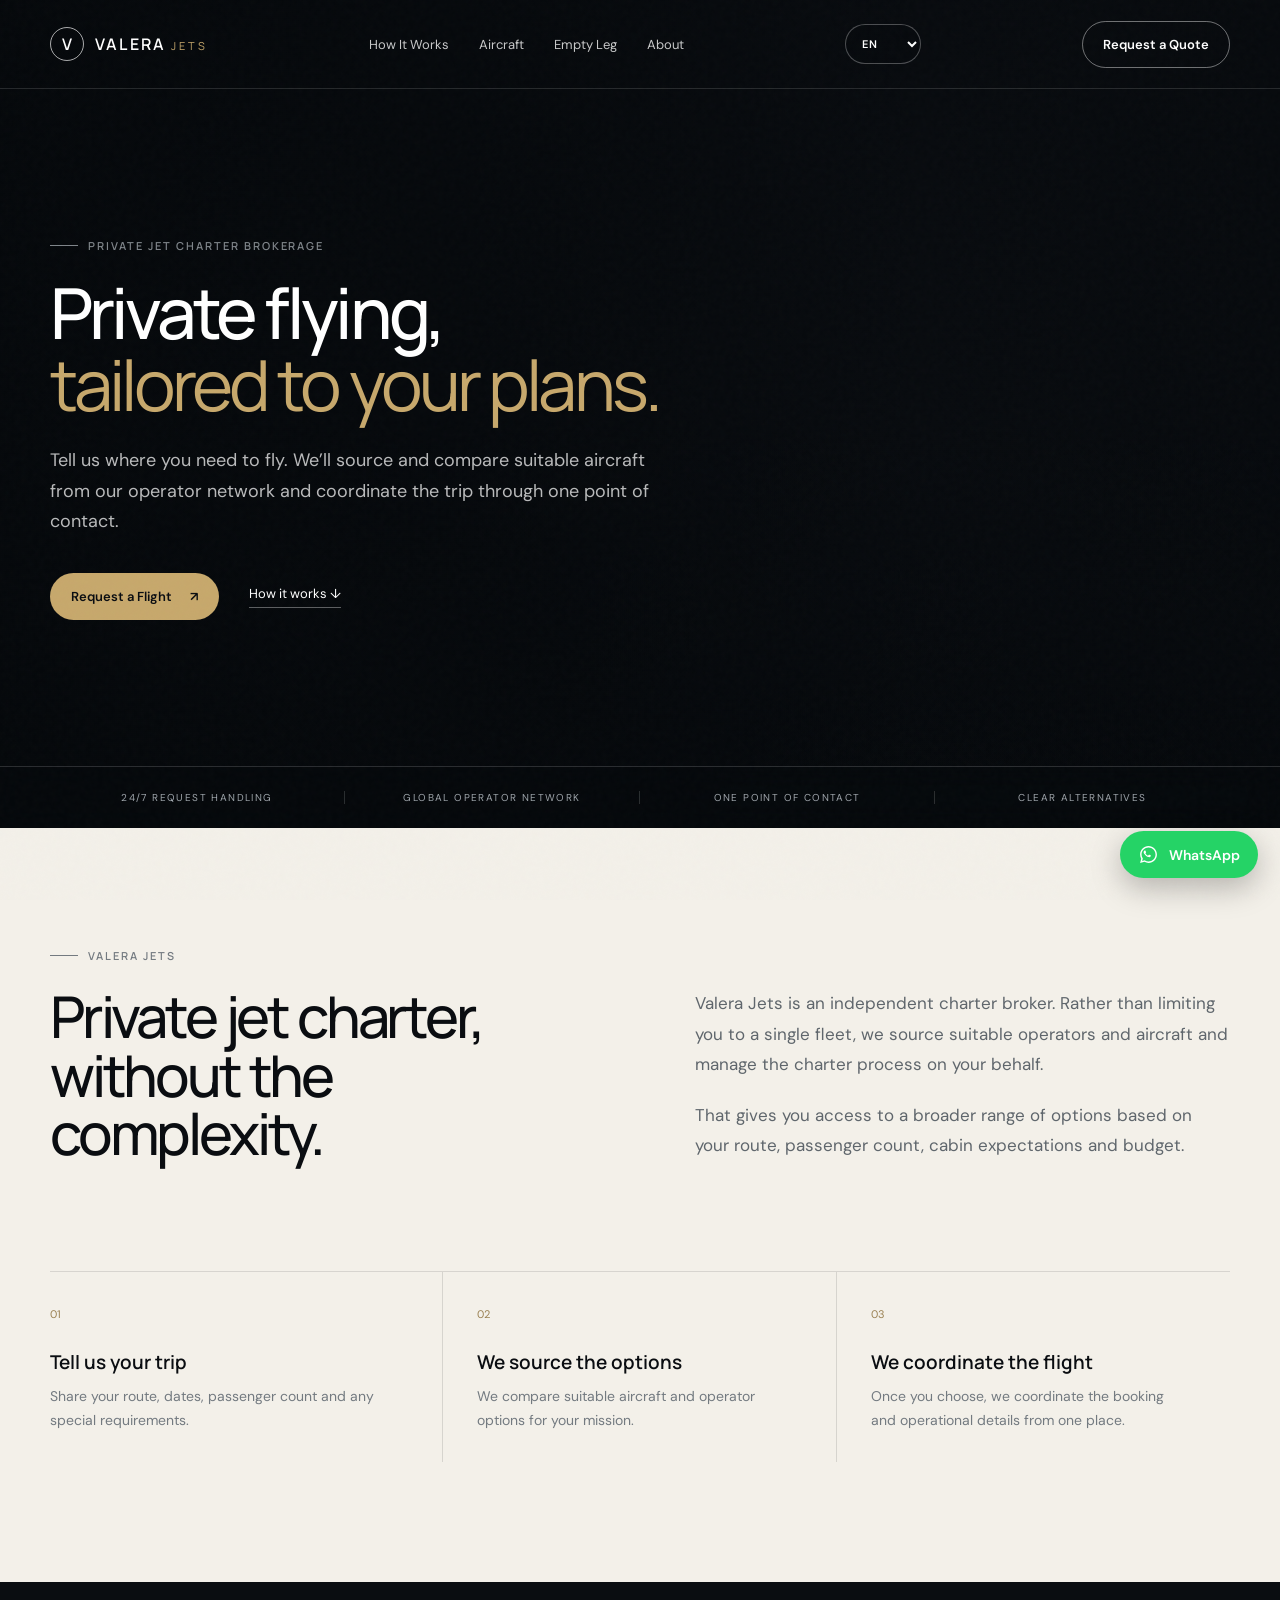
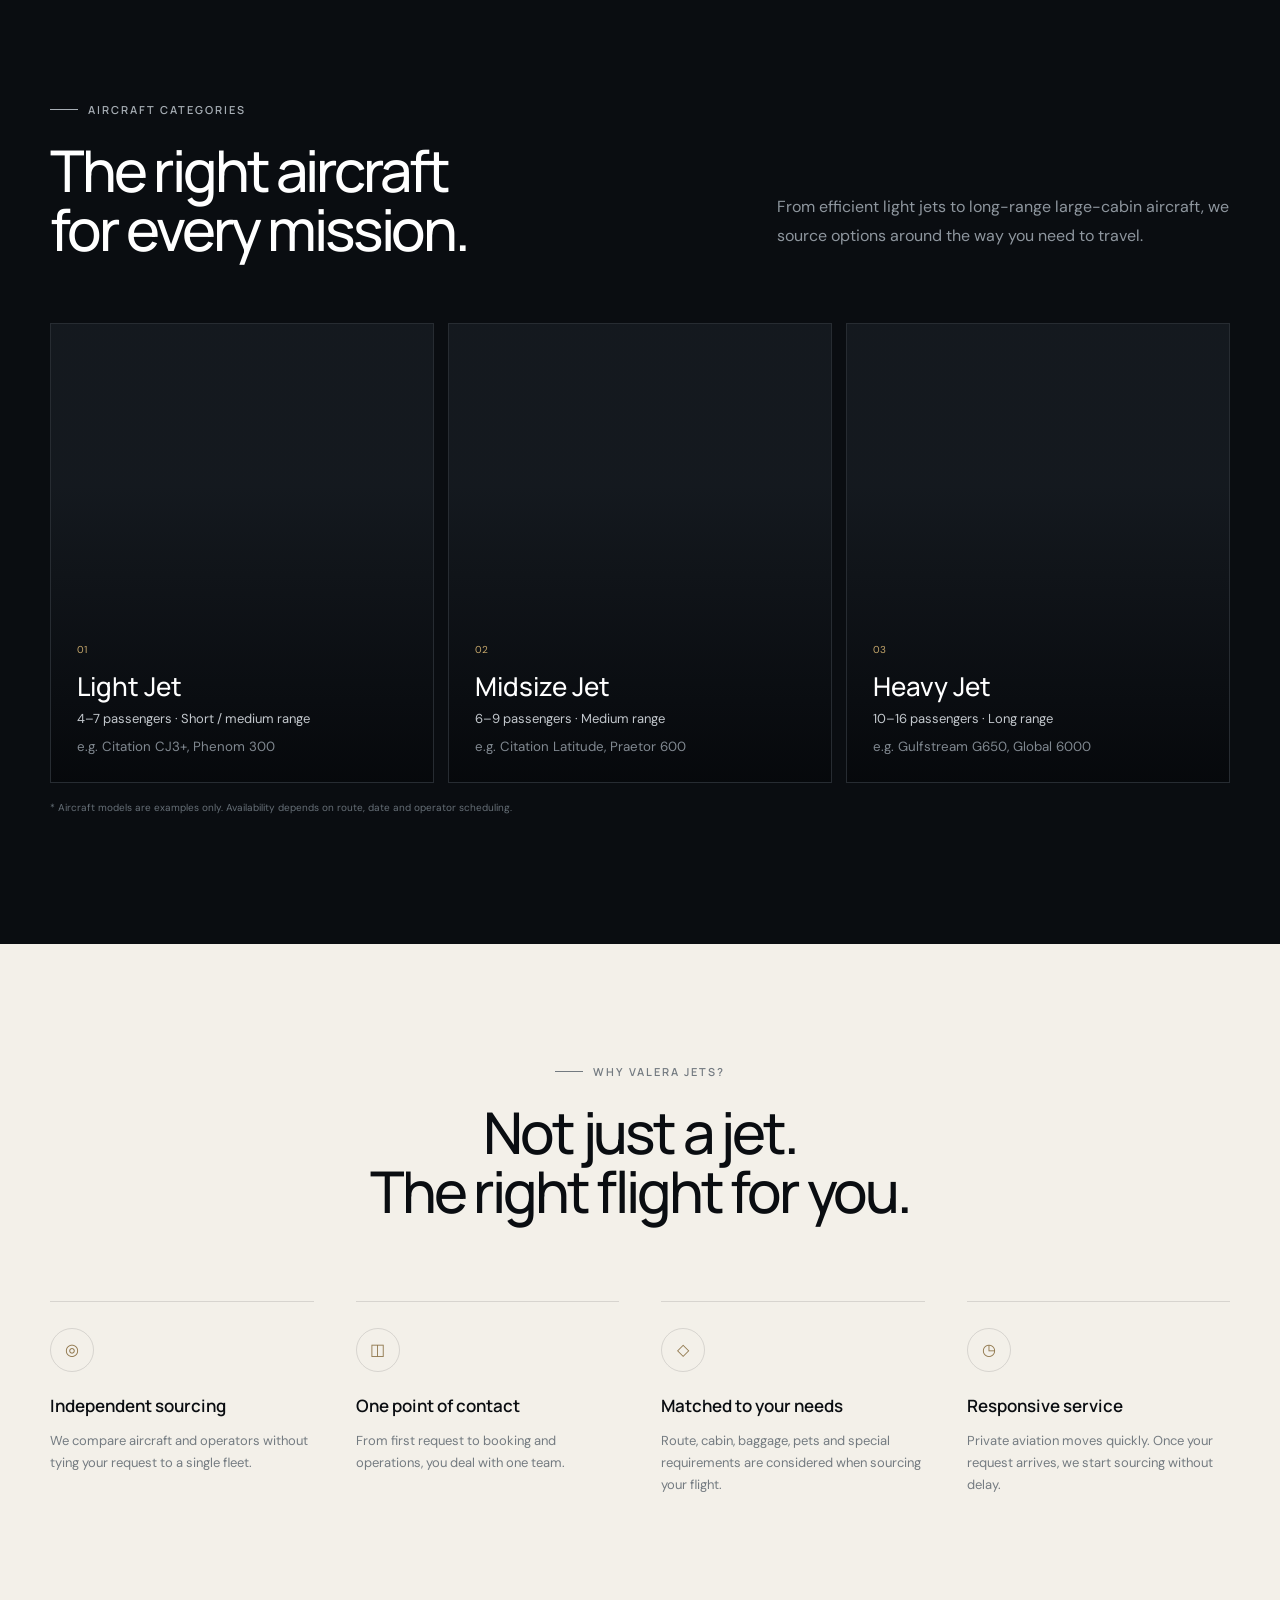
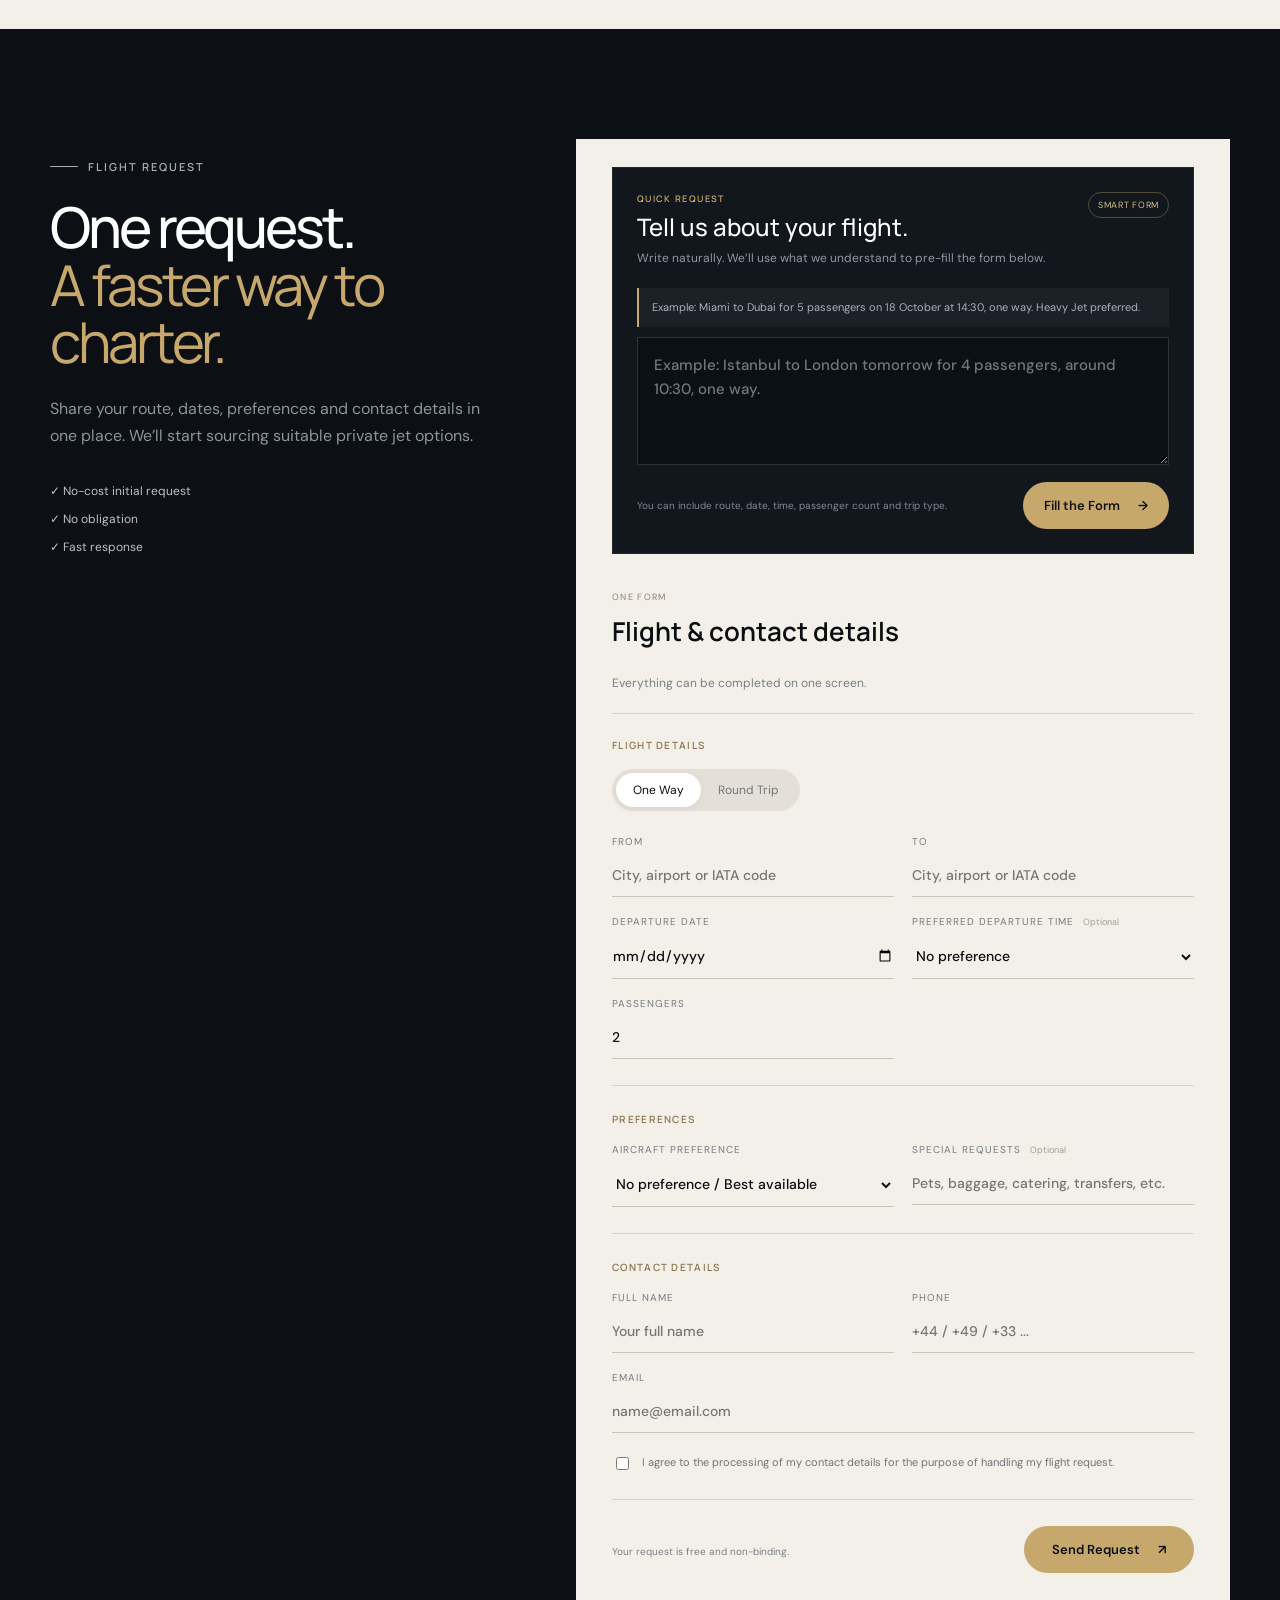
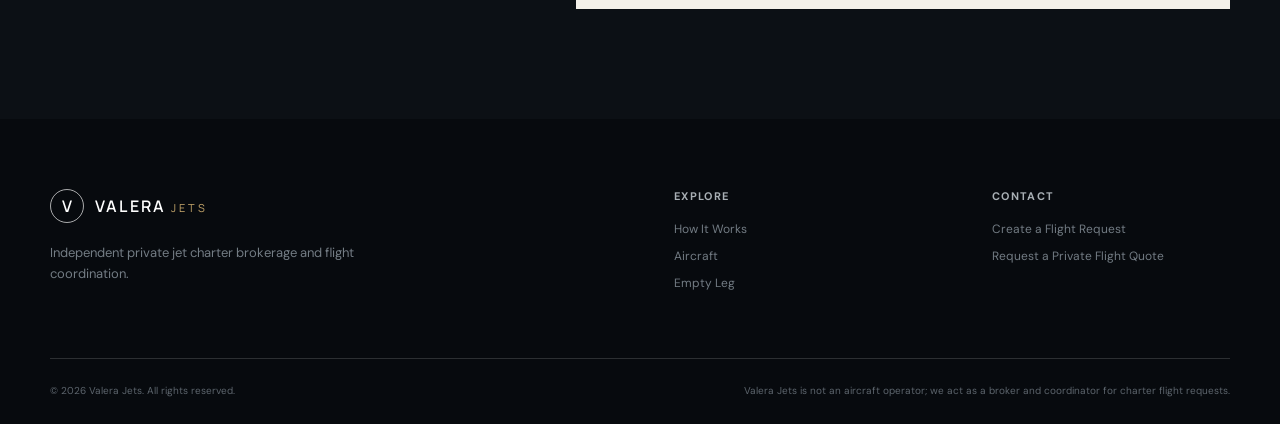
<file: en/index.html>
<!DOCTYPE html>
<html lang="en">
<head>
  <!-- CookieYes Consent Banner -->
  <script id="cookieyes" type="text/javascript" src="https://cdn-cookieyes.com/client_data/f6e0e3132f2277a491e76fe6/script.js?v=smart-request-1"></script>

  <!-- Google tag (gtag.js) -->
  <script async src="https://www.googletagmanager.com/gtag/js?id=G-M8W1NW3FCB"></script>
  <script>
    window.dataLayer = window.dataLayer || [];
    function gtag(){dataLayer.push(arguments);}
    gtag('js', new Date());

    gtag('config', 'G-M8W1NW3FCB');
  </script>

  <meta charset="UTF-8" />
  <meta name="viewport" content="width=device-width, initial-scale=1.0" />
  <meta name="theme-color" content="#070a0e" />
  <meta name="description" content="Private jet charter with Valera Jets. Tell us where you need to fly and we’ll source suitable aircraft across Europe, the Middle East and beyond." />

  <title>Valera Jets | Private Jet Charter</title>
  <link rel="canonical" href="https://valerajets.com/en/">
  <link rel="alternate" hreflang="tr" href="https://valerajets.com/">
  <link rel="alternate" hreflang="en" href="https://valerajets.com/en/">
  <link rel="alternate" hreflang="de" href="https://valerajets.com/de/">
  <link rel="alternate" hreflang="fr" href="https://valerajets.com/fr/">
  <link rel="alternate" hreflang="x-default" href="https://valerajets.com/en/">


  <link rel="preconnect" href="https://fonts.googleapis.com">
  <link rel="preconnect" href="https://fonts.gstatic.com" crossorigin>

  <link
    href="https://fonts.googleapis.com/css2?family=DM+Sans:wght@400;500;600&family=Manrope:wght@400;500;600;700&display=swap"
    rel="stylesheet"
  >

  <link rel="stylesheet" href="../styles.css?v=i18n-1" />

  <style>
    /* Direct WhatsApp button */
    .whatsapp-float {
      position: fixed;
      right: 22px;
      bottom: 22px;
      z-index: 9999;
      display: flex;
      align-items: center;
      gap: 10px;
      padding: 13px 18px;
      border-radius: 999px;
      background: #25D366;
      color: #ffffff;
      text-decoration: none;
      font-family: "DM Sans", sans-serif;
      font-size: 14px;
      font-weight: 600;
      line-height: 1;
      box-shadow: 0 10px 30px rgba(0, 0, 0, 0.25);
      transition: transform 0.2s ease, box-shadow 0.2s ease, opacity 0.2s ease;
    }

    .whatsapp-float:hover {
      transform: translateY(-2px);
      box-shadow: 0 14px 36px rgba(0, 0, 0, 0.30);
      opacity: 0.96;
    }

    .whatsapp-float svg {
      width: 21px;
      height: 21px;
      fill: currentColor;
      flex: 0 0 auto;
    }

    @media (max-width: 768px) {
      .whatsapp-float {
        right: 16px;
        bottom: 16px;
        padding: 13px;
      }

      .whatsapp-float .whatsapp-text {
        display: none;
      }

      .whatsapp-float svg {
        width: 24px;
        height: 24px;
      }
    }
  </style>

</head>

<body>

  <div class="noise"></div>

  <header class="nav-wrap" id="top">
    <nav class="nav container">

      <a href="#top" class="brand" aria-label="Valera Jets home">
        <span class="brand-mark">V</span>
        <span class="brand-copy">
          <strong>VALERA</strong>
          <em>JETS</em>
        </span>
      </a>

      <div class="nav-links">
        <a href="#nasil-calisir">How It Works</a>
        <a href="#jetler">Aircraft</a>
        <a href="empty-leg.html">Empty Leg</a>
        <a href="#hakkimizda">About</a>
      </div>
      <div class="language-picker">
        <select class="language-select" aria-label="Language" onchange="if(this.value) window.location.href=this.value">
          <option value="/" >TR</option>
          <option value="/en/" selected>EN</option>
          <option value="/de/" >DE</option>
          <option value="/fr/" >FR</option>
        </select>
      </div>

      <a class="btn btn-outline nav-cta" href="#teklif">
        Request a Quote
      </a>

      <button
        class="menu-btn"
        aria-label="Open menu"
        aria-expanded="false"
      >
        ☰
      </button>

    </nav>

    <div class="mobile-menu">
      <a href="#nasil-calisir">How It Works</a>
      <a href="#jetler">Aircraft</a>
      <a href="empty-leg.html">Empty Leg</a>
      <a href="#hakkimizda">About</a>
      <a href="#teklif">Request a Quote</a>
    </div>

  </header>


  <main>

    <section class="hero">

      <div class="hero-media" aria-hidden="true"></div>
      <div class="hero-overlay"></div>

      <div class="container hero-inner hero-inner-single">

        <div class="hero-copy reveal">

          <div class="eyebrow">
            <span></span>
            PRIVATE JET CHARTER BROKERAGE
          </div>

          <h1>
            Private flying,<br>
            <i>tailored to your plans.</i>
          </h1>

          <p>
            Tell us where you need to fly. We’ll source and compare suitable aircraft from our operator network and coordinate the trip through one point of contact.
          </p>

          <div class="hero-actions">

            <a class="btn btn-primary" href="#teklif">
              Request a Flight
              <span>↗</span>
            </a>

            <a class="text-link" href="#nasil-calisir">
              How it works
              <span>↓</span>
            </a>

          </div>

        </div>


        
      </div>


      <div class="hero-strip">

        <div class="container strip-grid">
          <span>24/7 Request Handling</span>
          <span>Global Operator Network</span>
          <span>One Point of Contact</span>
          <span>Clear Alternatives</span>
        </div>

      </div>

    </section>


    <section class="section intro" id="nasil-calisir">

      <div class="container two-col">

        <div class="section-title reveal">

          <div class="eyebrow dark">
            <span></span>
            VALERA JETS
          </div>

          <h2>
            Private jet charter,<br>
            without the complexity.
          </h2>

        </div>


        <div class="intro-copy reveal delay-1">

          <p>
            Valera Jets is an independent charter broker. Rather than limiting you to a single fleet, we source suitable operators and aircraft and manage the charter process on your behalf.
          </p>

          <p>
            That gives you access to a broader range of options based on your route, passenger count, cabin expectations and budget.
          </p>

        </div>

      </div>


      <div class="container steps">

        <article class="step reveal">

          <span>01</span>

          <h3>
            Tell us your trip
          </h3>

          <p>
            Share your route, dates, passenger count and any special requirements.
          </p>

        </article>


        <article class="step reveal delay-1">

          <span>02</span>

          <h3>
            We source the options
          </h3>

          <p>
            We compare suitable aircraft and operator options for your mission.
          </p>

        </article>


        <article class="step reveal delay-2">

          <span>03</span>

          <h3>
            We coordinate the flight
          </h3>

          <p>
            Once you choose, we coordinate the booking and operational details from one place.
          </p>

        </article>

      </div>

    </section>


    <section class="section dark-section" id="jetler">

      <div class="container">

        <div class="section-head reveal">

          <div>

            <div class="eyebrow light">
              <span></span>
              AIRCRAFT CATEGORIES
            </div>

            <h2>
              The right aircraft<br>
              for every mission.
            </h2>

          </div>


          <p>
            From efficient light jets to long-range large-cabin aircraft, we source options around the way you need to travel.
          </p>

        </div>


        <div class="jet-grid">

          <article class="jet-card jet-1 reveal">

            <div class="jet-content">
              <span>01</span>
              <h3>Light Jet</h3>
              <p>4–7 passengers · Short / medium range</p>
              <small>e.g. Citation CJ3+, Phenom 300</small>
            </div>

          </article>


          <article class="jet-card jet-2 reveal delay-1">

            <div class="jet-content">
              <span>02</span>
              <h3>Midsize Jet</h3>
              <p>6–9 passengers · Medium range</p>
              <small>e.g. Citation Latitude, Praetor 600</small>
            </div>

          </article>


          <article class="jet-card jet-3 reveal delay-2">

            <div class="jet-content">
              <span>03</span>
              <h3>Heavy Jet</h3>
              <p>10–16 passengers · Long range</p>
              <small>e.g. Gulfstream G650, Global 6000</small>
            </div>

          </article>

        </div>


        <p class="disclaimer">
          * Aircraft models are examples only. Availability depends on route, date and operator scheduling.
        </p>

      </div>

    </section>


    


    <section class="section trust" id="hakkimizda">

      <div class="container">

        <div class="center-title reveal">

          <div class="eyebrow dark center">
            <span></span>
            WHY VALERA JETS?
          </div>

          <h2>
            Not just a jet.<br>
            The right flight for you.
          </h2>

        </div>


        <div class="trust-grid">

          <article class="reveal">

            <div class="icon">
              ◎
            </div>

            <h3>
              Independent sourcing
            </h3>

            <p>
              We compare aircraft and operators without tying your request to a single fleet.
            </p>

          </article>


          <article class="reveal delay-1">

            <div class="icon">
              ◫
            </div>

            <h3>
              One point of contact
            </h3>

            <p>
              From first request to booking and operations, you deal with one team.
            </p>

          </article>


          <article class="reveal delay-2">

            <div class="icon">
              ◇
            </div>

            <h3>
              Matched to your needs
            </h3>

            <p>
              Route, cabin, baggage, pets and special requirements are considered when sourcing your flight.
            </p>

          </article>


          <article class="reveal">

            <div class="icon">
              ◷
            </div>

            <h3>
              Responsive service
            </h3>

            <p>
              Private aviation moves quickly. Once your request arrives, we start sourcing without delay.
            </p>

          </article>

        </div>

      </div>

    </section>


    <section class="quote-section" id="teklif">

      <div class="container quote-grid">

        <div class="quote-copy reveal">

          <div class="eyebrow light">
            <span></span>
            FLIGHT REQUEST
          </div>

          <h2>
            One request.<br>
            <i>A faster way to charter.</i>
          </h2>

          <p>
            Share your route, dates, preferences and contact details in one place. We’ll start sourcing suitable private jet options.
          </p>

          <div class="quote-points">
            <span>✓ No-cost initial request</span>
            <span>✓ No obligation</span>
            <span>✓ Fast response</span>
          </div>

        </div>

        <form class="quote-form single-quote-form reveal delay-1" id="quoteForm">

          <label class="hp-field" aria-hidden="true">
            Website
            <input name="website" tabindex="-1" autocomplete="off">
          </label>

          <div class="single-form-content">

            <div class="smart-request">
              <div class="smart-request-top">
                <div>
                  <small>QUICK REQUEST</small>
                  <h3>Tell us about your flight.</h3>
                  <p>Write naturally. We’ll use what we understand to pre-fill the form below.</p>
                </div>
                <span class="smart-request-badge">Smart form</span>
              </div>

              <div class="smart-example" id="smartExample">
                Example: Miami to Dubai for 5 passengers on 18 October at 14:30, one way. Heavy Jet preferred.
              </div>

              <textarea
                id="smartRequestText"
                rows="4"
                placeholder="Example: Istanbul to London tomorrow for 4 passengers, around 10:30, one way."
                aria-label="Describe your flight in your own words"
              ></textarea>

              <div class="smart-request-actions">
                <div class="smart-request-status" id="smartRequestStatus">
                  You can include route, date, time, passenger count and trip type.
                </div>

                <button type="button" class="btn btn-dark" id="smartFillButton">
                  Fill the Form
                  <span>→</span>
                </button>
              </div>
            </div>

            <div class="form-head single-form-head">
              <small>ONE FORM</small>
              <h3>Flight & contact details</h3>
              <p>Everything can be completed on one screen.</p>
            </div>

            <div class="single-form-section">
              <div class="single-form-section-title">Flight details</div>

              <div class="trip-toggle">
                <label>
                  <input type="radio" name="tripType" value="Tek Yön" checked>
                  <span>One Way</span>
                </label>
                <label>
                  <input type="radio" name="tripType" value="Gidiş Dönüş">
                  <span>Round Trip</span>
                </label>
              </div>

              <div class="field-grid">
                <label class="field airport-field">
                  <span>From</span>
                  <div class="airport-autocomplete">
                    <input
                      name="from"
                      required
                      inputmode="search"
                      placeholder="City, airport or IATA code"
                      autocomplete="off"
                      aria-autocomplete="list"
                      aria-expanded="false"
                      aria-controls="originSuggestions"
                    >
                    <div class="airport-suggestions" id="originSuggestions" role="listbox"></div>
                  </div>
                </label>

                <label class="field airport-field">
                  <span>To</span>
                  <div class="airport-autocomplete">
                    <input
                      name="to"
                      required
                      inputmode="search"
                      placeholder="City, airport or IATA code"
                      autocomplete="off"
                      aria-autocomplete="list"
                      aria-expanded="false"
                      aria-controls="destinationSuggestions"
                    >
                    <div class="airport-suggestions" id="destinationSuggestions" role="listbox"></div>
                  </div>
                </label>

                <label class="field">
                  <span>Departure date</span>
                  <input name="departure" required type="date">
                </label>

                <label class="field return-field hidden">
                  <span>Return date</span>
                  <input name="returnDate" type="date">
                </label>

                <label class="field">
                  <span>Preferred departure time <em class="field-optional">Optional</em></span>
                  <select name="departureTime" aria-label="Preferred departure time">
                    <option value="">No preference</option>
                    <option value="00:00">00:00</option>
                    <option value="00:30">00:30</option>
                    <option value="01:00">01:00</option>
                    <option value="01:30">01:30</option>
                    <option value="02:00">02:00</option>
                    <option value="02:30">02:30</option>
                    <option value="03:00">03:00</option>
                    <option value="03:30">03:30</option>
                    <option value="04:00">04:00</option>
                    <option value="04:30">04:30</option>
                    <option value="05:00">05:00</option>
                    <option value="05:30">05:30</option>
                    <option value="06:00">06:00</option>
                    <option value="06:30">06:30</option>
                    <option value="07:00">07:00</option>
                    <option value="07:30">07:30</option>
                    <option value="08:00">08:00</option>
                    <option value="08:30">08:30</option>
                    <option value="09:00">09:00</option>
                    <option value="09:30">09:30</option>
                    <option value="10:00">10:00</option>
                    <option value="10:30">10:30</option>
                    <option value="11:00">11:00</option>
                    <option value="11:30">11:30</option>
                    <option value="12:00">12:00</option>
                    <option value="12:30">12:30</option>
                    <option value="13:00">13:00</option>
                    <option value="13:30">13:30</option>
                    <option value="14:00">14:00</option>
                    <option value="14:30">14:30</option>
                    <option value="15:00">15:00</option>
                    <option value="15:30">15:30</option>
                    <option value="16:00">16:00</option>
                    <option value="16:30">16:30</option>
                    <option value="17:00">17:00</option>
                    <option value="17:30">17:30</option>
                    <option value="18:00">18:00</option>
                    <option value="18:30">18:30</option>
                    <option value="19:00">19:00</option>
                    <option value="19:30">19:30</option>
                    <option value="20:00">20:00</option>
                    <option value="20:30">20:30</option>
                    <option value="21:00">21:00</option>
                    <option value="21:30">21:30</option>
                    <option value="22:00">22:00</option>
                    <option value="22:30">22:30</option>
                    <option value="23:00">23:00</option>
                    <option value="23:30">23:30</option>
                  </select>
                </label>

                <label class="field">
                  <span>Passengers</span>
                  <input name="passengers" required type="number" min="1" max="30" value="2">
                </label>
              </div>
            </div>

            <div class="single-form-section">
              <div class="single-form-section-title">Preferences</div>

              <div class="field-grid">
                <label class="field">
                  <span>Aircraft preference</span>
                  <select name="jetType">
                    <option value="Farketmez / En uygun seçenek">No preference / Best available</option>
                    <option>Light Jet</option>
                    <option>Midsize Jet</option>
                    <option>Heavy Jet</option>
                  </select>
                </label>

                <label class="field">
                  <span>Special requests <em class="field-optional">Optional</em></span>
                  <input name="notes" placeholder="Pets, baggage, catering, transfers, etc.">
                </label>
              </div>
            </div>

            <div class="single-form-section">
              <div class="single-form-section-title">Contact details</div>

              <div class="field-grid">
                <label class="field">
                  <span>Full name</span>
                  <input name="name" required autocomplete="name" placeholder="Your full name">
                </label>

                <label class="field">
                  <span>Phone</span>
                  <input name="phone" required type="tel" inputmode="tel" autocomplete="tel" placeholder="+44 / +49 / +33 ...">
                </label>

                <label class="field full">
                  <span>Email</span>
                  <input name="email" required type="email" autocomplete="email" placeholder="name@email.com">
                </label>
              </div>

              <label class="check">
                <input type="checkbox" required name="kvkk">
                <span>
                  I agree to the processing of my contact details for the purpose of handling my flight request.
                </span>
              </label>
            </div>

            <div class="single-form-submit">
              <div>
                <small>Your request is free and non-binding.</small>
              </div>
              <button type="submit" class="btn btn-primary">
                Send Request
                <span>↗</span>
              </button>
            </div>

            <div class="form-error" role="alert" hidden></div>

          </div>

          <div class="form-success" hidden>
            <div class="success-icon">✓</div>
            <h3>Your flight request has been received.</h3>
            <p>
              Your request is with the Valera Jets team. We’ll review suitable flight options and get back to you as soon as possible.
            </p>
            <button type="button" class="btn btn-outline reset-form">New Request</button>
          </div>

        </form>

      </div>

    </section>

  </main>


  <footer>

    <div class="container footer-grid">

      <div>

        <a
          href="#top"
          class="brand footer-brand"
        >

          <span class="brand-mark">
            V
          </span>

          <span class="brand-copy">
            <strong>VALERA</strong>
            <em>JETS</em>
          </span>

        </a>

        <p>
          Independent private jet charter brokerage and flight coordination.
        </p>

      </div>


      <div class="footer-links">

        <strong>
          Explore
        </strong>

        <a href="#nasil-calisir">
          How It Works
        </a>

        <a href="#jetler">
          Aircraft
        </a>

        <a href="empty-leg.html">
          Empty Leg
        </a>

      </div>


      <div class="footer-links">

        <strong>
          Contact
        </strong>

        <a href="#teklif">
          Create a Flight Request
        </a>

        <a href="#teklif">
          Request a Private Flight Quote
        </a>

      </div>

    </div>


    <div class="container footer-bottom">

      <span>
        © 2026 Valera Jets. All rights reserved.
      </span>

      <span>
        Valera Jets is not an aircraft operator; we act as a broker and coordinator for charter flight requests.
      </span>

    </div>

  </footer>


  <!-- SUPABASE / SITE SCRIPTS -->

  <script src="../supabase-config.js"></script>
  <script src="../airports.js"></script>
  <script src="../script.js?v=i18n-1"></script>


  <!-- DIRECT WHATSAPP BUTTON -->
  <a
    class="whatsapp-float"
    href="https://wa.me/905309786454?text=Hello%20Valera%20Jets%2C%20I%20would%20like%20to%20request%20a%20private%20jet%20charter%20quote."
    target="_blank"
    rel="noopener noreferrer"
    aria-label="Contact Valera Jets on WhatsApp"
  >
    <svg viewBox="0 0 32 32" aria-hidden="true">
      <path d="M19.11 17.21c-.27-.14-1.61-.79-1.86-.88-.25-.09-.43-.14-.61.14-.18.27-.7.88-.86 1.06-.16.18-.32.2-.59.07-.27-.14-1.15-.42-2.19-1.35-.81-.72-1.36-1.61-1.52-1.88-.16-.27-.02-.42.12-.56.12-.12.27-.32.41-.47.14-.16.18-.27.27-.45.09-.18.05-.34-.02-.47-.07-.14-.61-1.47-.84-2.01-.22-.53-.45-.46-.61-.47h-.52c-.18 0-.47.07-.72.34-.25.27-.95.93-.95 2.26s.97 2.62 1.11 2.8c.14.18 1.91 2.91 4.63 4.08.65.28 1.15.45 1.54.57.65.21 1.24.18 1.71.11.52-.08 1.61-.66 1.84-1.29.23-.63.23-1.17.16-1.29-.07-.11-.25-.18-.52-.32z"/>
      <path d="M16.04 3.2c-7.06 0-12.8 5.74-12.8 12.8 0 2.26.59 4.47 1.71 6.41L3.2 28.8l6.55-1.72A12.76 12.76 0 0 0 16.04 28.8h.01c7.05 0 12.79-5.74 12.79-12.8S23.1 3.2 16.04 3.2zm0 23.44h-.01a10.6 10.6 0 0 1-5.4-1.48l-.39-.23-3.89 1.02 1.04-3.79-.25-.39A10.58 10.58 0 0 1 5.4 16c0-5.87 4.78-10.64 10.65-10.64S26.68 10.13 26.68 16s-4.77 10.64-10.64 10.64z"/>
    </svg>
    <span class="whatsapp-text">WhatsApp</span>
  </a>


</body>
</html>
</file>
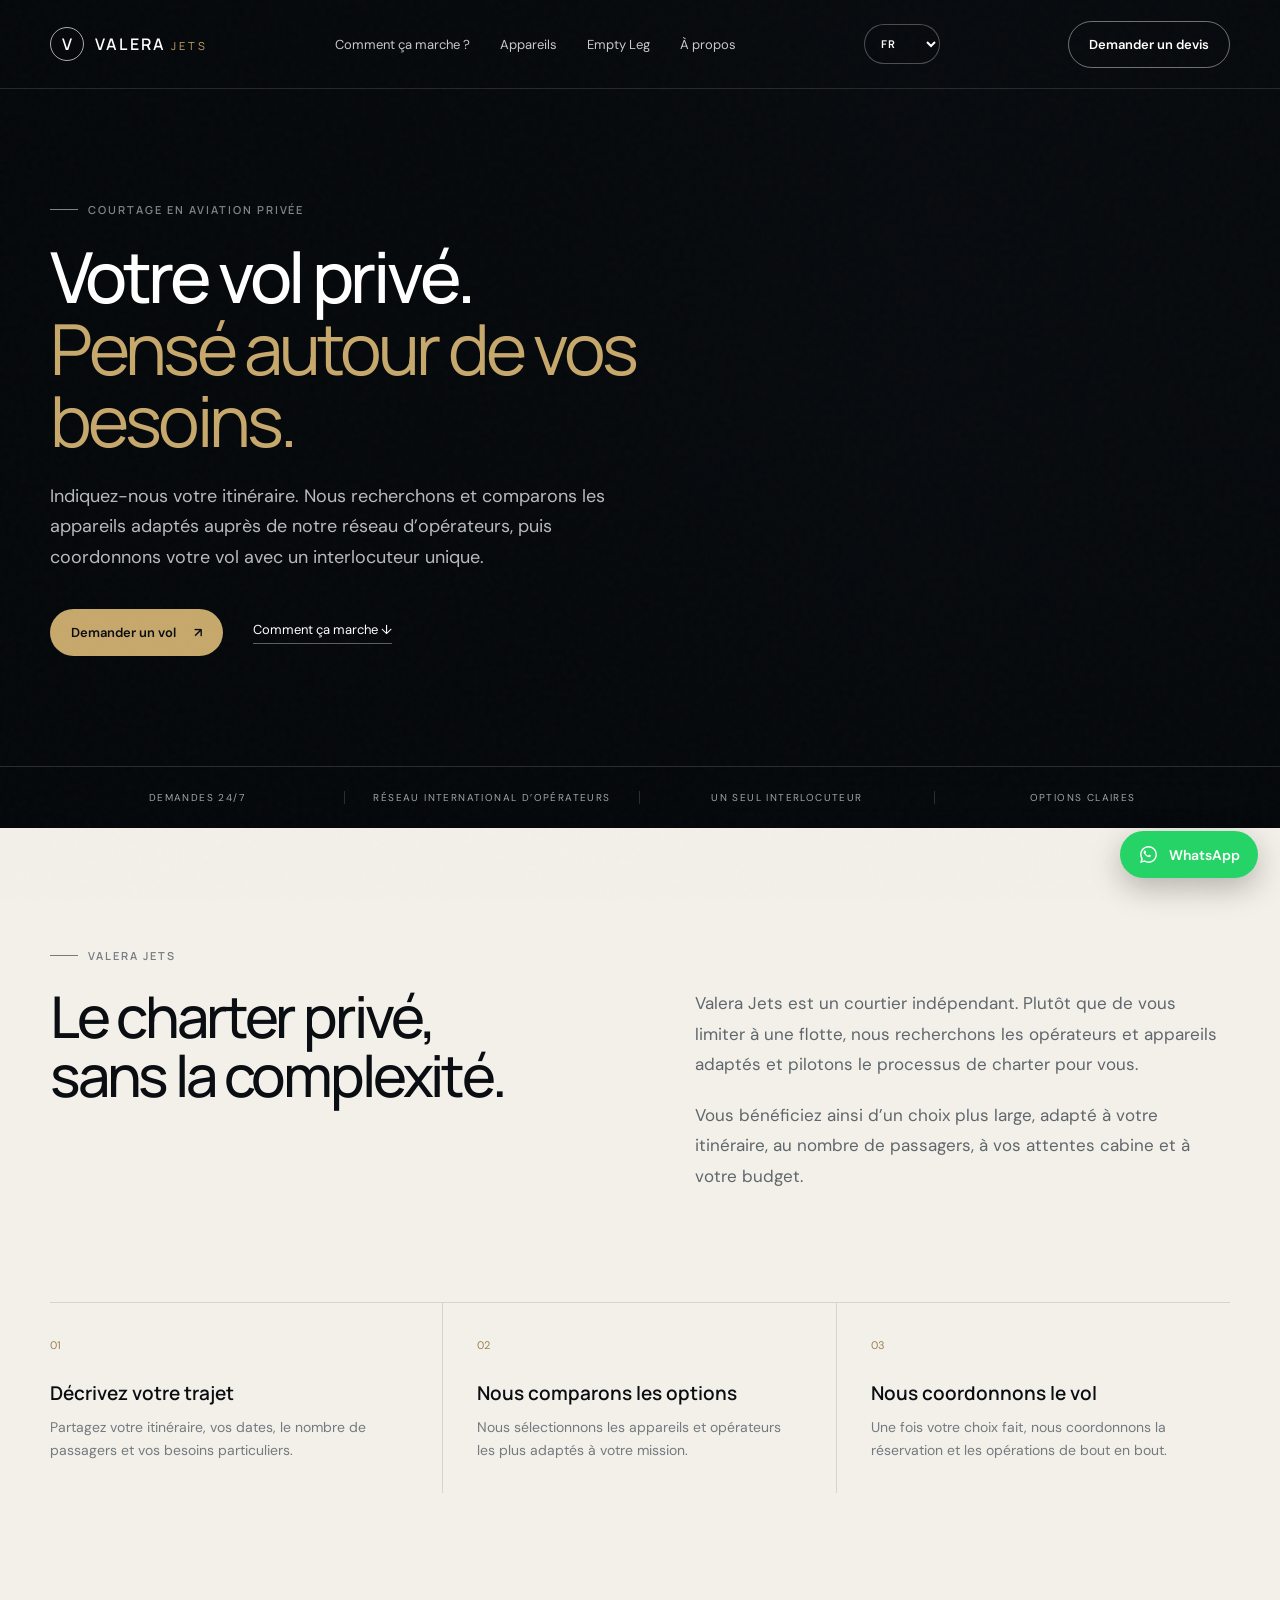
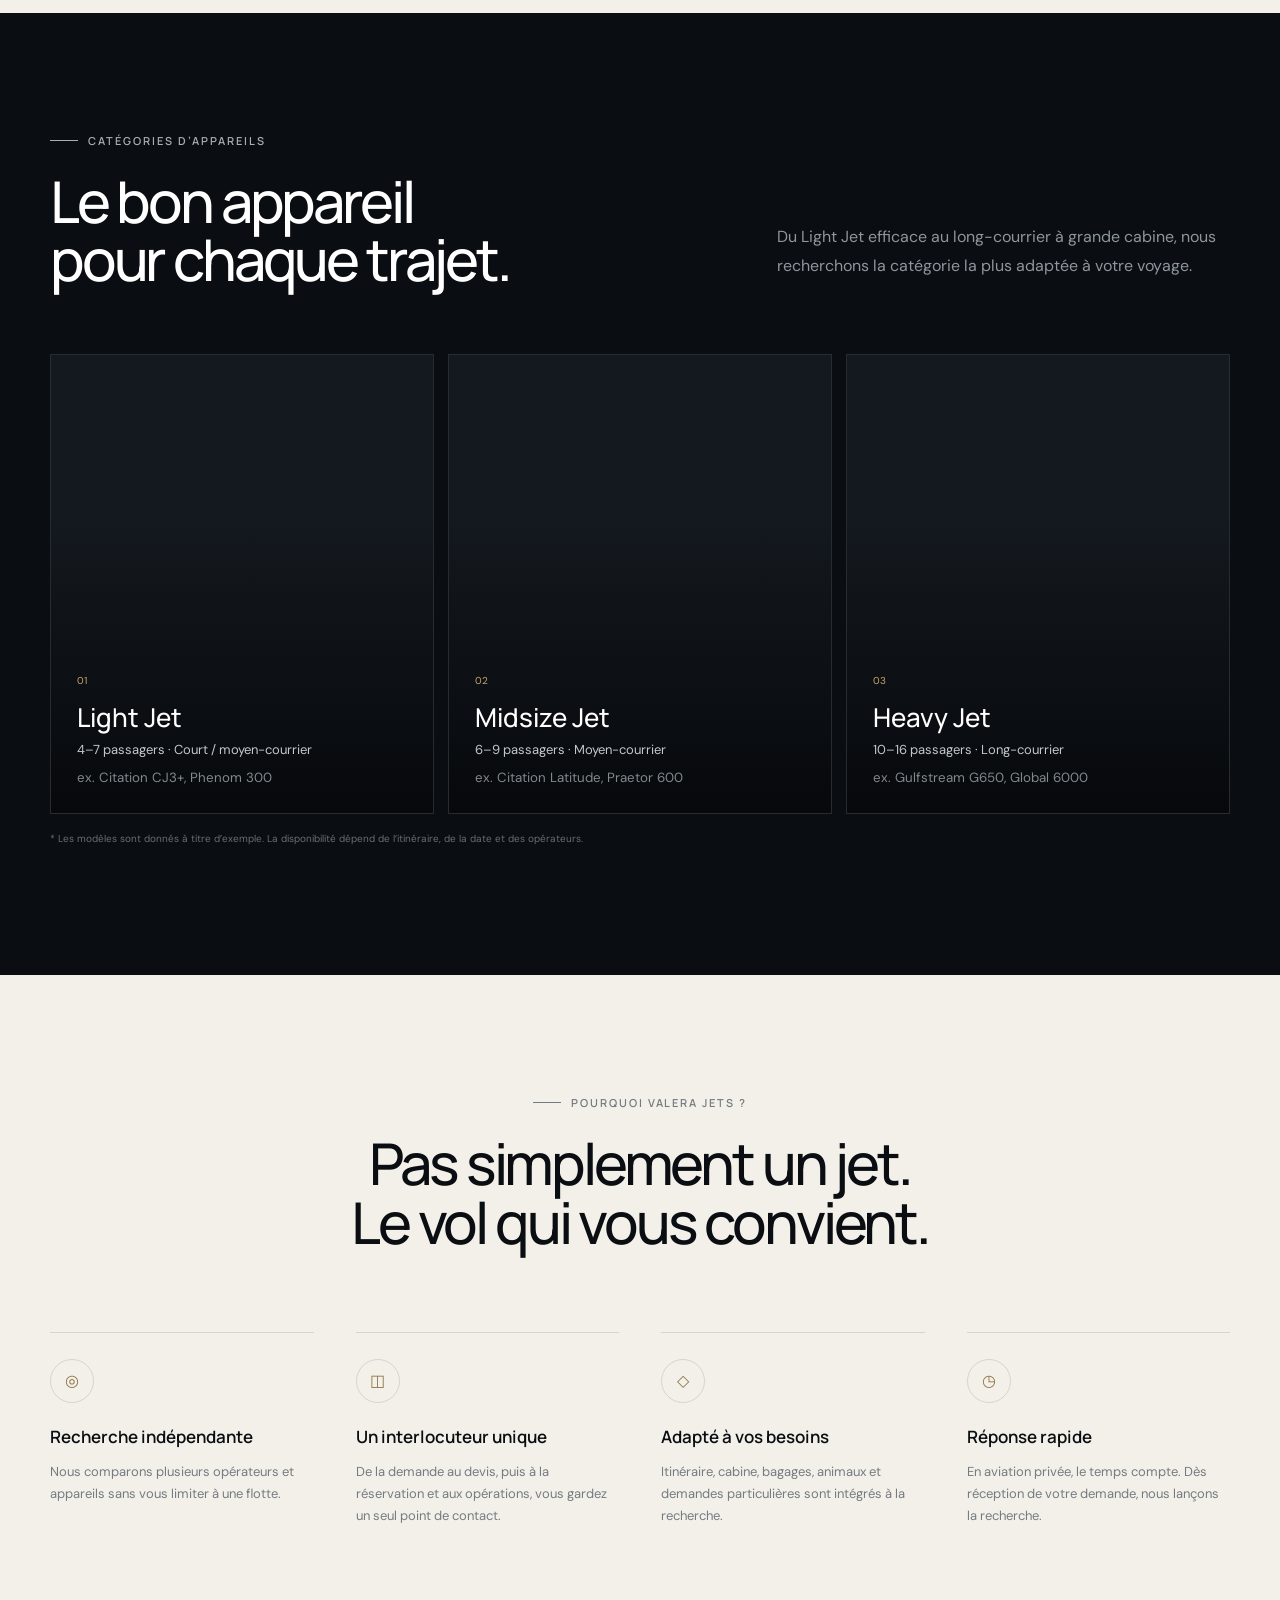
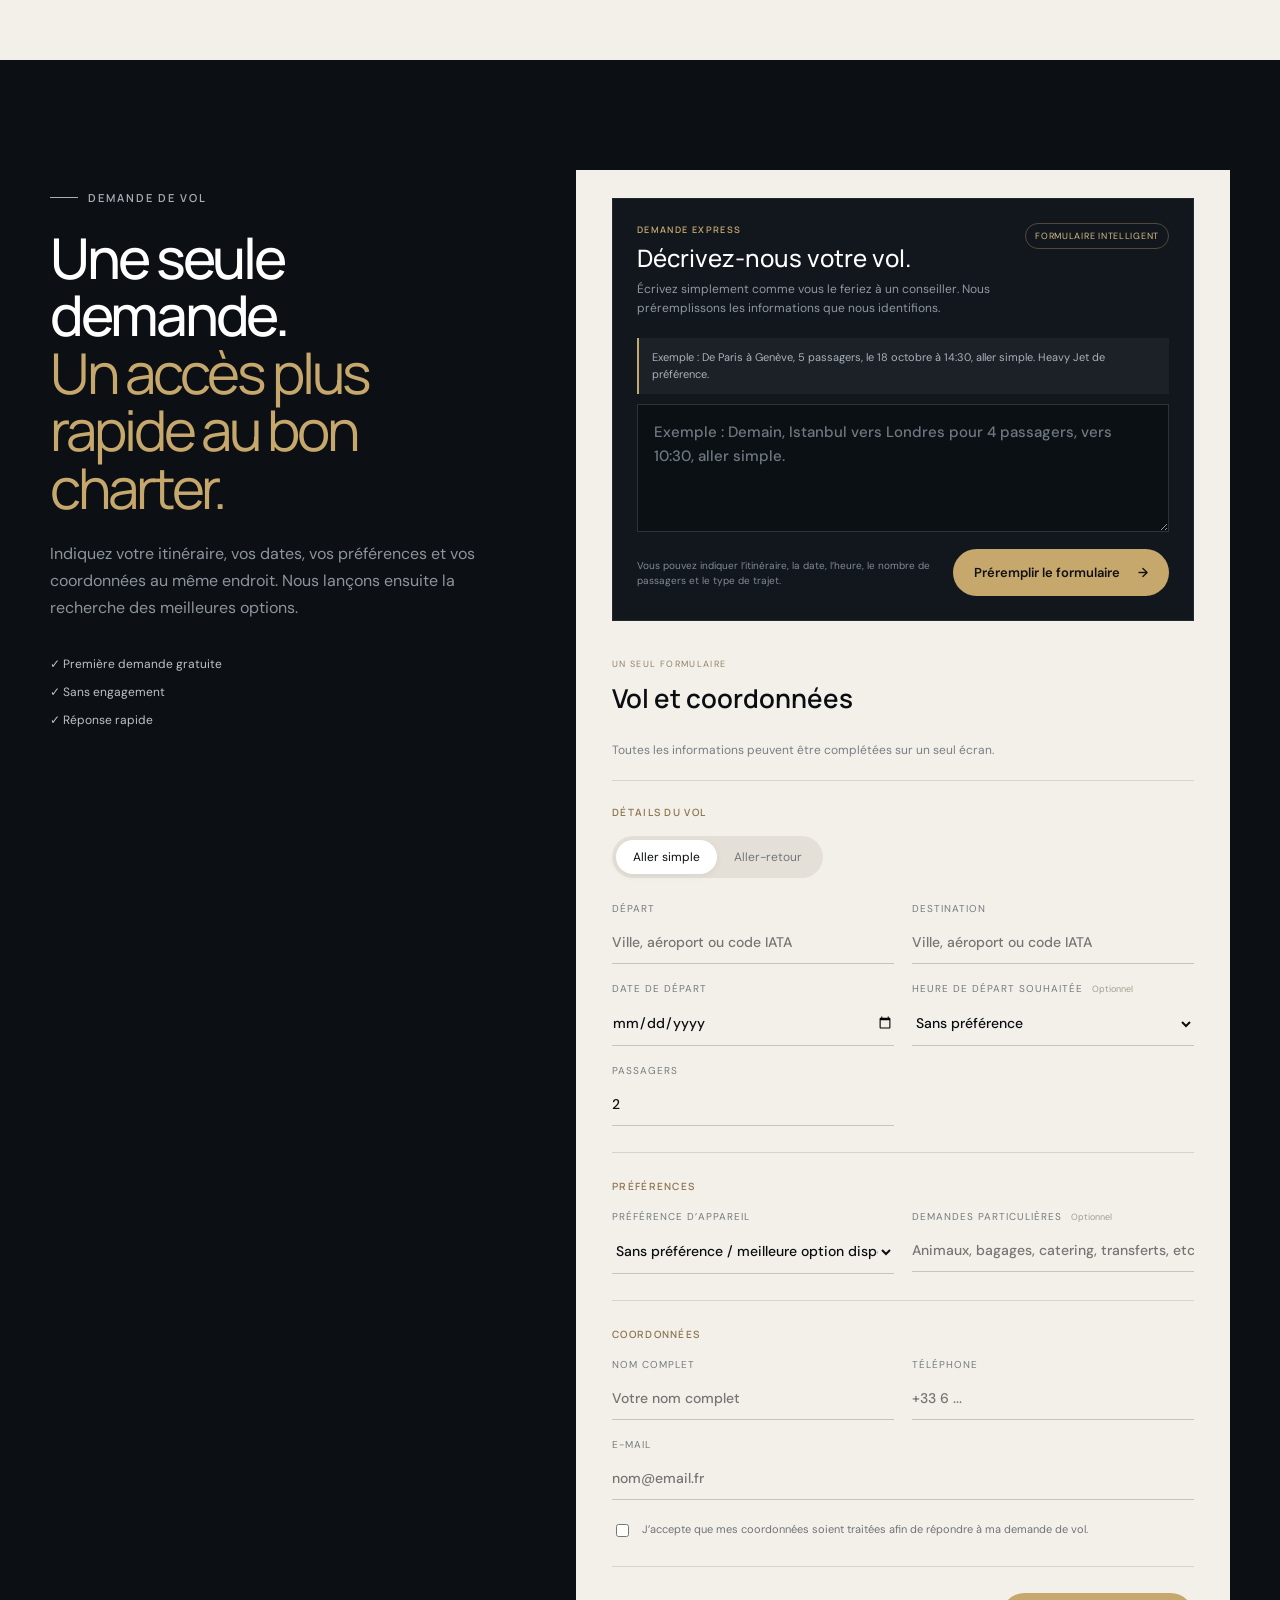
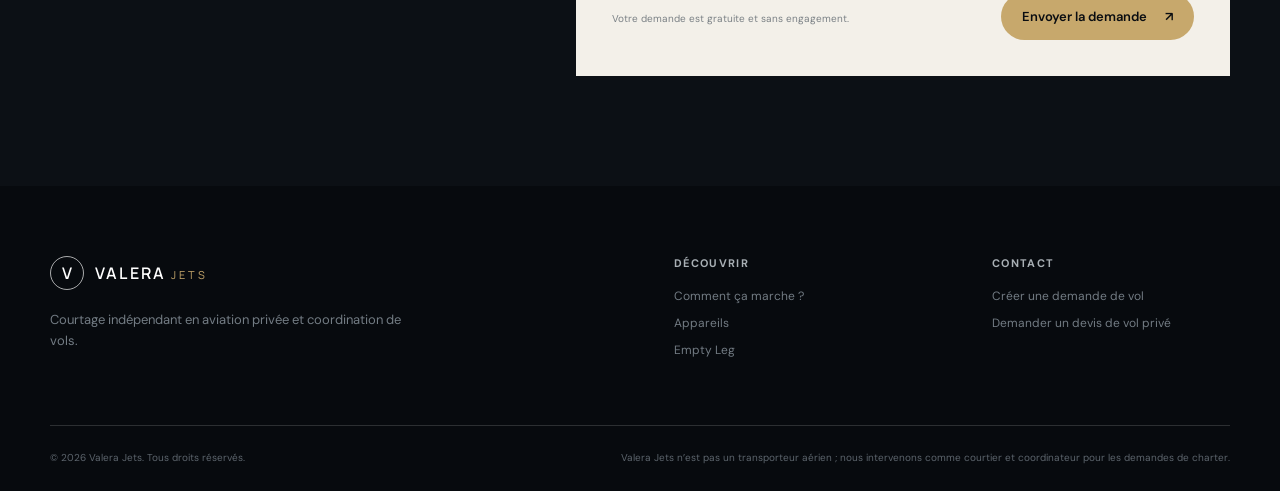
<file: fr/index.html>
<!DOCTYPE html>
<html lang="fr">
<head>
  <!-- CookieYes Consent Banner -->
  <script id="cookieyes" type="text/javascript" src="https://cdn-cookieyes.com/client_data/f6e0e3132f2277a491e76fe6/script.js?v=smart-request-1"></script>

  <!-- Google tag (gtag.js) -->
  <script async src="https://www.googletagmanager.com/gtag/js?id=G-M8W1NW3FCB"></script>
  <script>
    window.dataLayer = window.dataLayer || [];
    function gtag(){dataLayer.push(arguments);}
    gtag('js', new Date());

    gtag('config', 'G-M8W1NW3FCB');
  </script>

  <meta charset="UTF-8" />
  <meta name="viewport" content="width=device-width, initial-scale=1.0" />
  <meta name="theme-color" content="#070a0e" />
  <meta name="description" content="Location de jet privé avec Valera Jets. Nous recherchons les appareils et opérateurs adaptés pour vos vols en Europe, au Moyen-Orient et au-delà." />

  <title>Valera Jets | Location de Jet Privé</title>
  <link rel="canonical" href="https://valerajets.com/fr/">
  <link rel="alternate" hreflang="tr" href="https://valerajets.com/">
  <link rel="alternate" hreflang="en" href="https://valerajets.com/en/">
  <link rel="alternate" hreflang="de" href="https://valerajets.com/de/">
  <link rel="alternate" hreflang="fr" href="https://valerajets.com/fr/">
  <link rel="alternate" hreflang="x-default" href="https://valerajets.com/en/">


  <link rel="preconnect" href="https://fonts.googleapis.com">
  <link rel="preconnect" href="https://fonts.gstatic.com" crossorigin>

  <link
    href="https://fonts.googleapis.com/css2?family=DM+Sans:wght@400;500;600&family=Manrope:wght@400;500;600;700&display=swap"
    rel="stylesheet"
  >

  <link rel="stylesheet" href="../styles.css?v=i18n-1" />

  <style>
    /* Direct WhatsApp button */
    .whatsapp-float {
      position: fixed;
      right: 22px;
      bottom: 22px;
      z-index: 9999;
      display: flex;
      align-items: center;
      gap: 10px;
      padding: 13px 18px;
      border-radius: 999px;
      background: #25D366;
      color: #ffffff;
      text-decoration: none;
      font-family: "DM Sans", sans-serif;
      font-size: 14px;
      font-weight: 600;
      line-height: 1;
      box-shadow: 0 10px 30px rgba(0, 0, 0, 0.25);
      transition: transform 0.2s ease, box-shadow 0.2s ease, opacity 0.2s ease;
    }

    .whatsapp-float:hover {
      transform: translateY(-2px);
      box-shadow: 0 14px 36px rgba(0, 0, 0, 0.30);
      opacity: 0.96;
    }

    .whatsapp-float svg {
      width: 21px;
      height: 21px;
      fill: currentColor;
      flex: 0 0 auto;
    }

    @media (max-width: 768px) {
      .whatsapp-float {
        right: 16px;
        bottom: 16px;
        padding: 13px;
      }

      .whatsapp-float .whatsapp-text {
        display: none;
      }

      .whatsapp-float svg {
        width: 24px;
        height: 24px;
      }
    }
  </style>

</head>

<body>

  <div class="noise"></div>

  <header class="nav-wrap" id="top">
    <nav class="nav container">

      <a href="#top" class="brand" aria-label="Accueil Valera Jets">
        <span class="brand-mark">V</span>
        <span class="brand-copy">
          <strong>VALERA</strong>
          <em>JETS</em>
        </span>
      </a>

      <div class="nav-links">
        <a href="#nasil-calisir">Comment ça marche ?</a>
        <a href="#jetler">Appareils</a>
        <a href="empty-leg.html">Empty Leg</a>
        <a href="#hakkimizda">À propos</a>
      </div>
      <div class="language-picker">
        <select class="language-select" aria-label="Language" onchange="if(this.value) window.location.href=this.value">
          <option value="/" >TR</option>
          <option value="/en/" >EN</option>
          <option value="/de/" >DE</option>
          <option value="/fr/" selected>FR</option>
        </select>
      </div>

      <a class="btn btn-outline nav-cta" href="#teklif">
        Demander un devis
      </a>

      <button
        class="menu-btn"
        aria-label="Ouvrir le menu"
        aria-expanded="false"
      >
        ☰
      </button>

    </nav>

    <div class="mobile-menu">
      <a href="#nasil-calisir">Comment ça marche ?</a>
      <a href="#jetler">Appareils</a>
      <a href="empty-leg.html">Empty Leg</a>
      <a href="#hakkimizda">À propos</a>
      <a href="#teklif">Demander un devis</a>
    </div>

  </header>


  <main>

    <section class="hero">

      <div class="hero-media" aria-hidden="true"></div>
      <div class="hero-overlay"></div>

      <div class="container hero-inner hero-inner-single">

        <div class="hero-copy reveal">

          <div class="eyebrow">
            <span></span>
            COURTAGE EN AVIATION PRIVÉE
          </div>

          <h1>
            Votre vol privé.<br>
            <i>Pensé autour de vos besoins.</i>
          </h1>

          <p>
            Indiquez-nous votre itinéraire. Nous recherchons et comparons les appareils adaptés auprès de notre réseau d’opérateurs, puis coordonnons votre vol avec un interlocuteur unique.
          </p>

          <div class="hero-actions">

            <a class="btn btn-primary" href="#teklif">
              Demander un vol
              <span>↗</span>
            </a>

            <a class="text-link" href="#nasil-calisir">
              Comment ça marche
              <span>↓</span>
            </a>

          </div>

        </div>


        
      </div>


      <div class="hero-strip">

        <div class="container strip-grid">
          <span>Demandes 24/7</span>
          <span>Réseau international d’opérateurs</span>
          <span>Un seul interlocuteur</span>
          <span>Options claires</span>
        </div>

      </div>

    </section>


    <section class="section intro" id="nasil-calisir">

      <div class="container two-col">

        <div class="section-title reveal">

          <div class="eyebrow dark">
            <span></span>
            VALERA JETS
          </div>

          <h2>
            Le charter privé,<br>
            sans la complexité.
          </h2>

        </div>


        <div class="intro-copy reveal delay-1">

          <p>
            Valera Jets est un courtier indépendant. Plutôt que de vous limiter à une flotte, nous recherchons les opérateurs et appareils adaptés et pilotons le processus de charter pour vous.
          </p>

          <p>
            Vous bénéficiez ainsi d’un choix plus large, adapté à votre itinéraire, au nombre de passagers, à vos attentes cabine et à votre budget.
          </p>

        </div>

      </div>


      <div class="container steps">

        <article class="step reveal">

          <span>01</span>

          <h3>
            Décrivez votre trajet
          </h3>

          <p>
            Partagez votre itinéraire, vos dates, le nombre de passagers et vos besoins particuliers.
          </p>

        </article>


        <article class="step reveal delay-1">

          <span>02</span>

          <h3>
            Nous comparons les options
          </h3>

          <p>
            Nous sélectionnons les appareils et opérateurs les plus adaptés à votre mission.
          </p>

        </article>


        <article class="step reveal delay-2">

          <span>03</span>

          <h3>
            Nous coordonnons le vol
          </h3>

          <p>
            Une fois votre choix fait, nous coordonnons la réservation et les opérations de bout en bout.
          </p>

        </article>

      </div>

    </section>


    <section class="section dark-section" id="jetler">

      <div class="container">

        <div class="section-head reveal">

          <div>

            <div class="eyebrow light">
              <span></span>
              CATÉGORIES D’APPAREILS
            </div>

            <h2>
              Le bon appareil<br>
              pour chaque trajet.
            </h2>

          </div>


          <p>
            Du Light Jet efficace au long-courrier à grande cabine, nous recherchons la catégorie la plus adaptée à votre voyage.
          </p>

        </div>


        <div class="jet-grid">

          <article class="jet-card jet-1 reveal">

            <div class="jet-content">
              <span>01</span>
              <h3>Light Jet</h3>
              <p>4–7 passagers · Court / moyen-courrier</p>
              <small>ex. Citation CJ3+, Phenom 300</small>
            </div>

          </article>


          <article class="jet-card jet-2 reveal delay-1">

            <div class="jet-content">
              <span>02</span>
              <h3>Midsize Jet</h3>
              <p>6–9 passagers · Moyen-courrier</p>
              <small>ex. Citation Latitude, Praetor 600</small>
            </div>

          </article>


          <article class="jet-card jet-3 reveal delay-2">

            <div class="jet-content">
              <span>03</span>
              <h3>Heavy Jet</h3>
              <p>10–16 passagers · Long-courrier</p>
              <small>ex. Gulfstream G650, Global 6000</small>
            </div>

          </article>

        </div>


        <p class="disclaimer">
          * Les modèles sont donnés à titre d’exemple. La disponibilité dépend de l’itinéraire, de la date et des opérateurs.
        </p>

      </div>

    </section>


    


    <section class="section trust" id="hakkimizda">

      <div class="container">

        <div class="center-title reveal">

          <div class="eyebrow dark center">
            <span></span>
            POURQUOI VALERA JETS ?
          </div>

          <h2>
            Pas simplement un jet.<br>
            Le vol qui vous convient.
          </h2>

        </div>


        <div class="trust-grid">

          <article class="reveal">

            <div class="icon">
              ◎
            </div>

            <h3>
              Recherche indépendante
            </h3>

            <p>
              Nous comparons plusieurs opérateurs et appareils sans vous limiter à une flotte.
            </p>

          </article>


          <article class="reveal delay-1">

            <div class="icon">
              ◫
            </div>

            <h3>
              Un interlocuteur unique
            </h3>

            <p>
              De la demande au devis, puis à la réservation et aux opérations, vous gardez un seul point de contact.
            </p>

          </article>


          <article class="reveal delay-2">

            <div class="icon">
              ◇
            </div>

            <h3>
              Adapté à vos besoins
            </h3>

            <p>
              Itinéraire, cabine, bagages, animaux et demandes particulières sont intégrés à la recherche.
            </p>

          </article>


          <article class="reveal">

            <div class="icon">
              ◷
            </div>

            <h3>
              Réponse rapide
            </h3>

            <p>
              En aviation privée, le temps compte. Dès réception de votre demande, nous lançons la recherche.
            </p>

          </article>

        </div>

      </div>

    </section>


    <section class="quote-section" id="teklif">

      <div class="container quote-grid">

        <div class="quote-copy reveal">

          <div class="eyebrow light">
            <span></span>
            DEMANDE DE VOL
          </div>

          <h2>
            Une seule demande.<br>
            <i>Un accès plus rapide au bon charter.</i>
          </h2>

          <p>
            Indiquez votre itinéraire, vos dates, vos préférences et vos coordonnées au même endroit. Nous lançons ensuite la recherche des meilleures options.
          </p>

          <div class="quote-points">
            <span>✓ Première demande gratuite</span>
            <span>✓ Sans engagement</span>
            <span>✓ Réponse rapide</span>
          </div>

        </div>

        <form class="quote-form single-quote-form reveal delay-1" id="quoteForm">

          <label class="hp-field" aria-hidden="true">
            Website
            <input name="website" tabindex="-1" autocomplete="off">
          </label>

          <div class="single-form-content">

            <div class="smart-request">
              <div class="smart-request-top">
                <div>
                  <small>DEMANDE EXPRESS</small>
                  <h3>Décrivez-nous votre vol.</h3>
                  <p>Écrivez simplement comme vous le feriez à un conseiller. Nous préremplissons les informations que nous identifions.</p>
                </div>
                <span class="smart-request-badge">Formulaire intelligent</span>
              </div>

              <div class="smart-example" id="smartExample">
                Exemple : De Paris à Genève, 5 passagers, le 18 octobre à 14:30, aller simple. Heavy Jet de préférence.
              </div>

              <textarea
                id="smartRequestText"
                rows="4"
                placeholder="Exemple : Demain, Istanbul vers Londres pour 4 passagers, vers 10:30, aller simple."
                aria-label="Décrivez votre vol avec vos propres mots"
              ></textarea>

              <div class="smart-request-actions">
                <div class="smart-request-status" id="smartRequestStatus">
                  Vous pouvez indiquer l’itinéraire, la date, l’heure, le nombre de passagers et le type de trajet.
                </div>

                <button type="button" class="btn btn-dark" id="smartFillButton">
                  Préremplir le formulaire
                  <span>→</span>
                </button>
              </div>
            </div>

            <div class="form-head single-form-head">
              <small>UN SEUL FORMULAIRE</small>
              <h3>Vol et coordonnées</h3>
              <p>Toutes les informations peuvent être complétées sur un seul écran.</p>
            </div>

            <div class="single-form-section">
              <div class="single-form-section-title">Détails du vol</div>

              <div class="trip-toggle">
                <label>
                  <input type="radio" name="tripType" value="Tek Yön" checked>
                  <span>Aller simple</span>
                </label>
                <label>
                  <input type="radio" name="tripType" value="Gidiş Dönüş">
                  <span>Aller-retour</span>
                </label>
              </div>

              <div class="field-grid">
                <label class="field airport-field">
                  <span>Départ</span>
                  <div class="airport-autocomplete">
                    <input
                      name="from"
                      required
                      inputmode="search"
                      placeholder="Ville, aéroport ou code IATA"
                      autocomplete="off"
                      aria-autocomplete="list"
                      aria-expanded="false"
                      aria-controls="originSuggestions"
                    >
                    <div class="airport-suggestions" id="originSuggestions" role="listbox"></div>
                  </div>
                </label>

                <label class="field airport-field">
                  <span>Destination</span>
                  <div class="airport-autocomplete">
                    <input
                      name="to"
                      required
                      inputmode="search"
                      placeholder="Ville, aéroport ou code IATA"
                      autocomplete="off"
                      aria-autocomplete="list"
                      aria-expanded="false"
                      aria-controls="destinationSuggestions"
                    >
                    <div class="airport-suggestions" id="destinationSuggestions" role="listbox"></div>
                  </div>
                </label>

                <label class="field">
                  <span>Date de départ</span>
                  <input name="departure" required type="date">
                </label>

                <label class="field return-field hidden">
                  <span>Date de retour</span>
                  <input name="returnDate" type="date">
                </label>

                <label class="field">
                  <span>Heure de départ souhaitée <em class="field-optional">Optionnel</em></span>
                  <select name="departureTime" aria-label="Heure de départ souhaitée">
                    <option value="">Sans préférence</option>
                    <option value="00:00">00:00</option>
                    <option value="00:30">00:30</option>
                    <option value="01:00">01:00</option>
                    <option value="01:30">01:30</option>
                    <option value="02:00">02:00</option>
                    <option value="02:30">02:30</option>
                    <option value="03:00">03:00</option>
                    <option value="03:30">03:30</option>
                    <option value="04:00">04:00</option>
                    <option value="04:30">04:30</option>
                    <option value="05:00">05:00</option>
                    <option value="05:30">05:30</option>
                    <option value="06:00">06:00</option>
                    <option value="06:30">06:30</option>
                    <option value="07:00">07:00</option>
                    <option value="07:30">07:30</option>
                    <option value="08:00">08:00</option>
                    <option value="08:30">08:30</option>
                    <option value="09:00">09:00</option>
                    <option value="09:30">09:30</option>
                    <option value="10:00">10:00</option>
                    <option value="10:30">10:30</option>
                    <option value="11:00">11:00</option>
                    <option value="11:30">11:30</option>
                    <option value="12:00">12:00</option>
                    <option value="12:30">12:30</option>
                    <option value="13:00">13:00</option>
                    <option value="13:30">13:30</option>
                    <option value="14:00">14:00</option>
                    <option value="14:30">14:30</option>
                    <option value="15:00">15:00</option>
                    <option value="15:30">15:30</option>
                    <option value="16:00">16:00</option>
                    <option value="16:30">16:30</option>
                    <option value="17:00">17:00</option>
                    <option value="17:30">17:30</option>
                    <option value="18:00">18:00</option>
                    <option value="18:30">18:30</option>
                    <option value="19:00">19:00</option>
                    <option value="19:30">19:30</option>
                    <option value="20:00">20:00</option>
                    <option value="20:30">20:30</option>
                    <option value="21:00">21:00</option>
                    <option value="21:30">21:30</option>
                    <option value="22:00">22:00</option>
                    <option value="22:30">22:30</option>
                    <option value="23:00">23:00</option>
                    <option value="23:30">23:30</option>
                  </select>
                </label>

                <label class="field">
                  <span>Passagers</span>
                  <input name="passengers" required type="number" min="1" max="30" value="2">
                </label>
              </div>
            </div>

            <div class="single-form-section">
              <div class="single-form-section-title">Préférences</div>

              <div class="field-grid">
                <label class="field">
                  <span>Préférence d’appareil</span>
                  <select name="jetType">
                    <option value="Farketmez / En uygun seçenek">Sans préférence / meilleure option disponible</option>
                    <option>Light Jet</option>
                    <option>Midsize Jet</option>
                    <option>Heavy Jet</option>
                  </select>
                </label>

                <label class="field">
                  <span>Demandes particulières <em class="field-optional">Optionnel</em></span>
                  <input name="notes" placeholder="Animaux, bagages, catering, transferts, etc.">
                </label>
              </div>
            </div>

            <div class="single-form-section">
              <div class="single-form-section-title">Coordonnées</div>

              <div class="field-grid">
                <label class="field">
                  <span>Nom complet</span>
                  <input name="name" required autocomplete="name" placeholder="Votre nom complet">
                </label>

                <label class="field">
                  <span>Téléphone</span>
                  <input name="phone" required type="tel" inputmode="tel" autocomplete="tel" placeholder="+33 6 ...">
                </label>

                <label class="field full">
                  <span>E-mail</span>
                  <input name="email" required type="email" autocomplete="email" placeholder="nom@email.fr">
                </label>
              </div>

              <label class="check">
                <input type="checkbox" required name="kvkk">
                <span>
                  J’accepte que mes coordonnées soient traitées afin de répondre à ma demande de vol.
                </span>
              </label>
            </div>

            <div class="single-form-submit">
              <div>
                <small>Votre demande est gratuite et sans engagement.</small>
              </div>
              <button type="submit" class="btn btn-primary">
                Envoyer la demande
                <span>↗</span>
              </button>
            </div>

            <div class="form-error" role="alert" hidden></div>

          </div>

          <div class="form-success" hidden>
            <div class="success-icon">✓</div>
            <h3>Votre demande de vol a bien été reçue.</h3>
            <p>
              Votre demande est bien arrivée chez Valera Jets. Nous étudions les options adaptées et revenons vers vous rapidement.
            </p>
            <button type="button" class="btn btn-outline reset-form">Nouvelle demande</button>
          </div>

        </form>

      </div>

    </section>

  </main>


  <footer>

    <div class="container footer-grid">

      <div>

        <a
          href="#top"
          class="brand footer-brand"
        >

          <span class="brand-mark">
            V
          </span>

          <span class="brand-copy">
            <strong>VALERA</strong>
            <em>JETS</em>
          </span>

        </a>

        <p>
          Courtage indépendant en aviation privée et coordination de vols.
        </p>

      </div>


      <div class="footer-links">

        <strong>
          Découvrir
        </strong>

        <a href="#nasil-calisir">
          Comment ça marche ?
        </a>

        <a href="#jetler">
          Appareils
        </a>

        <a href="empty-leg.html">
          Empty Leg
        </a>

      </div>


      <div class="footer-links">

        <strong>
          Contact
        </strong>

        <a href="#teklif">
          Créer une demande de vol
        </a>

        <a href="#teklif">
          Demander un devis de vol privé
        </a>

      </div>

    </div>


    <div class="container footer-bottom">

      <span>
        © 2026 Valera Jets. Tous droits réservés.
      </span>

      <span>
        Valera Jets n’est pas un transporteur aérien ; nous intervenons comme courtier et coordinateur pour les demandes de charter.
      </span>

    </div>

  </footer>


  <!-- SUPABASE / SITE SCRIPTS -->

  <script src="../supabase-config.js"></script>
  <script src="../airports.js"></script>
  <script src="../script.js?v=i18n-1"></script>


  <!-- DIRECT WHATSAPP BUTTON -->
  <a
    class="whatsapp-float"
    href="https://wa.me/905309786454?text=Bonjour%20Valera%20Jets%2C%20je%20souhaite%20demander%20un%20devis%20pour%20un%20vol%20en%20jet%20priv%C3%A9."
    target="_blank"
    rel="noopener noreferrer"
    aria-label="Contacter Valera Jets sur WhatsApp"
  >
    <svg viewBox="0 0 32 32" aria-hidden="true">
      <path d="M19.11 17.21c-.27-.14-1.61-.79-1.86-.88-.25-.09-.43-.14-.61.14-.18.27-.7.88-.86 1.06-.16.18-.32.2-.59.07-.27-.14-1.15-.42-2.19-1.35-.81-.72-1.36-1.61-1.52-1.88-.16-.27-.02-.42.12-.56.12-.12.27-.32.41-.47.14-.16.18-.27.27-.45.09-.18.05-.34-.02-.47-.07-.14-.61-1.47-.84-2.01-.22-.53-.45-.46-.61-.47h-.52c-.18 0-.47.07-.72.34-.25.27-.95.93-.95 2.26s.97 2.62 1.11 2.8c.14.18 1.91 2.91 4.63 4.08.65.28 1.15.45 1.54.57.65.21 1.24.18 1.71.11.52-.08 1.61-.66 1.84-1.29.23-.63.23-1.17.16-1.29-.07-.11-.25-.18-.52-.32z"/>
      <path d="M16.04 3.2c-7.06 0-12.8 5.74-12.8 12.8 0 2.26.59 4.47 1.71 6.41L3.2 28.8l6.55-1.72A12.76 12.76 0 0 0 16.04 28.8h.01c7.05 0 12.79-5.74 12.79-12.8S23.1 3.2 16.04 3.2zm0 23.44h-.01a10.6 10.6 0 0 1-5.4-1.48l-.39-.23-3.89 1.02 1.04-3.79-.25-.39A10.58 10.58 0 0 1 5.4 16c0-5.87 4.78-10.64 10.65-10.64S26.68 10.13 26.68 16s-4.77 10.64-10.64 10.64z"/>
    </svg>
    <span class="whatsapp-text">WhatsApp</span>
  </a>


</body>
</html>
</file>
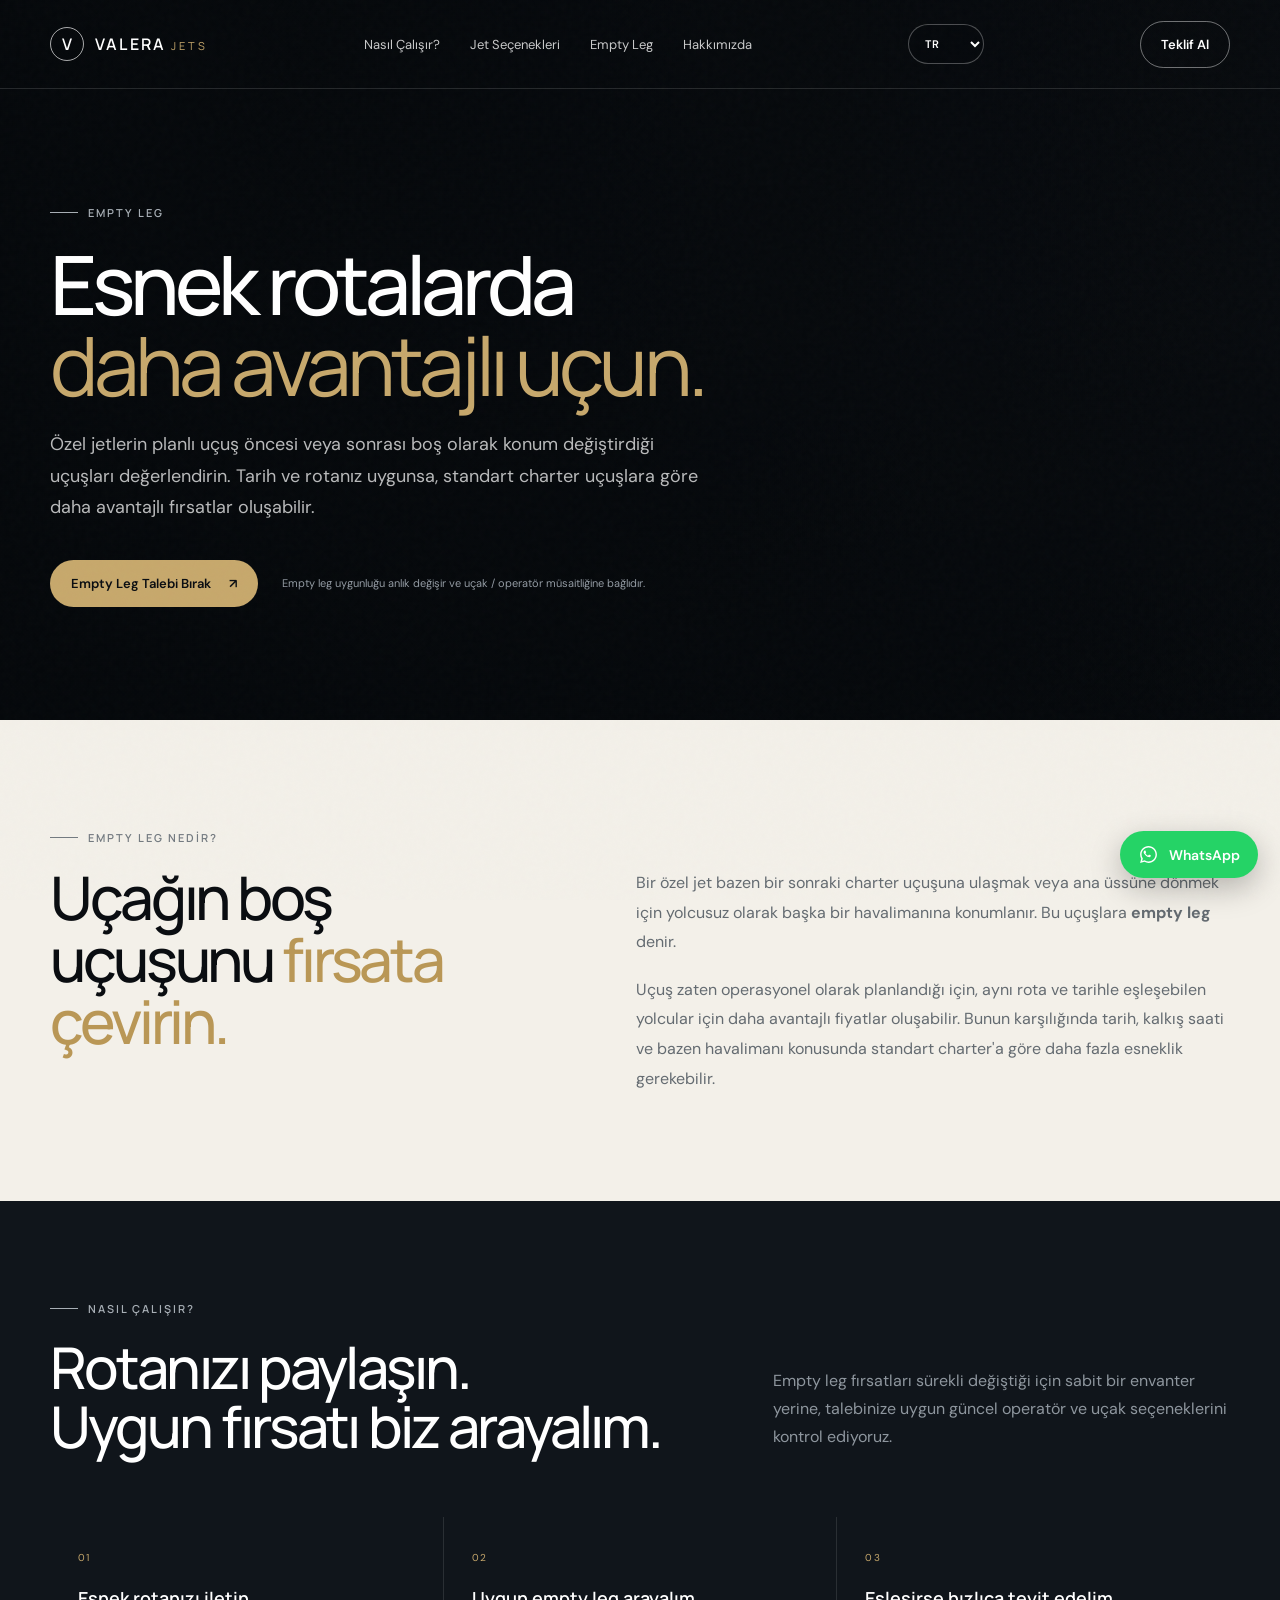
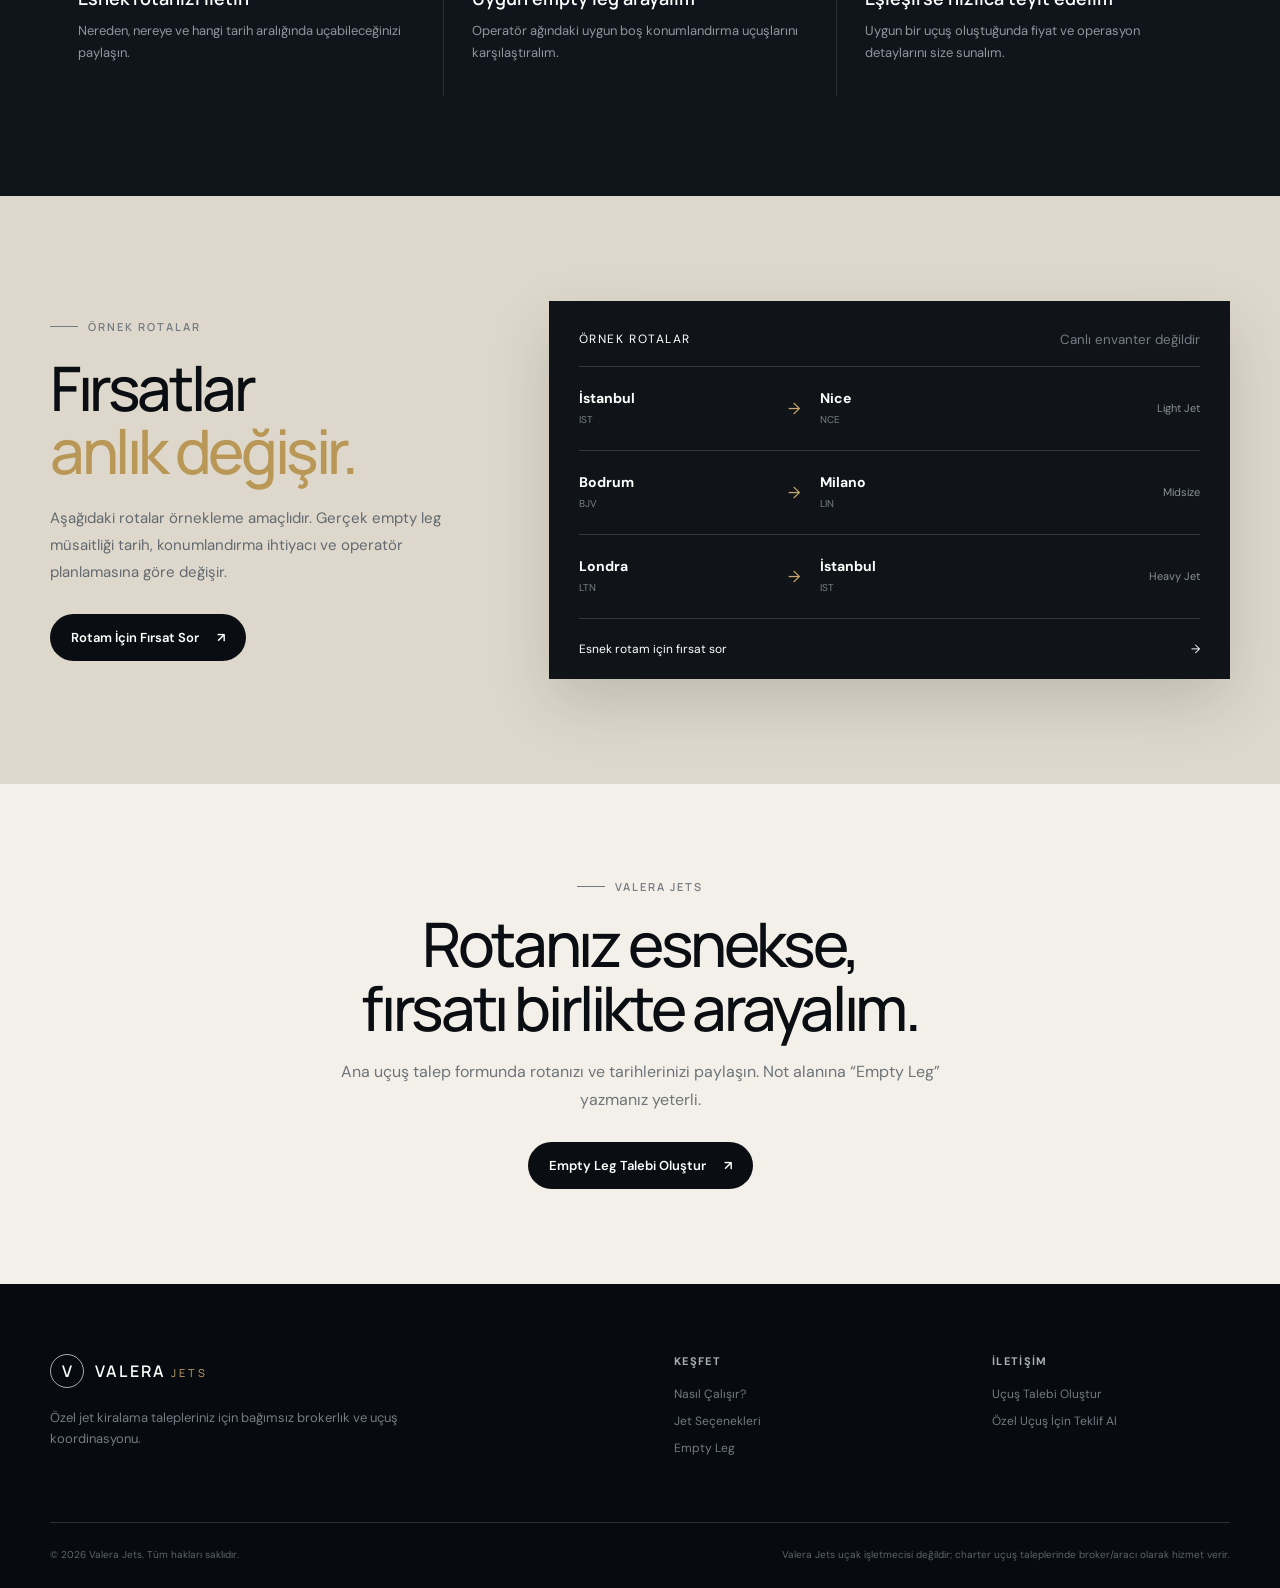
<file: empty-leg.html>
<!DOCTYPE html>
<html lang="tr">
<head>
  <!-- CookieYes Consent Banner -->
  <script id="cookieyes" type="text/javascript" src="https://cdn-cookieyes.com/client_data/f6e0e3132f2277a491e76fe6/script.js"></script>

  <!-- Google tag (gtag.js) -->
  <script async src="https://www.googletagmanager.com/gtag/js?id=G-M8W1NW3FCB"></script>
  <script>
    window.dataLayer = window.dataLayer || [];
    function gtag(){dataLayer.push(arguments);}
    gtag('js', new Date());
    gtag('config', 'G-M8W1NW3FCB');
  </script>

  <meta charset="UTF-8">
  <meta name="viewport" content="width=device-width, initial-scale=1.0">
  <meta name="theme-color" content="#070a0e">
  <meta name="description" content="Valera Jets Empty Leg fırsatları. Esnek tarih ve rotalarda özel jetlerin boş konumlandırma uçuşlarını değerlendirin ve avantajlı charter seçenekleri için talep bırakın." />
  <title>Empty Leg Özel Jet Fırsatları | Valera Jets</title>
  <link rel="canonical" href="https://valerajets.com/empty-leg.html">
  <link rel="alternate" hreflang="tr" href="https://valerajets.com/empty-leg.html">
  <link rel="alternate" hreflang="en" href="https://valerajets.com/en/empty-leg.html">
  <link rel="alternate" hreflang="de" href="https://valerajets.com/de/empty-leg.html">
  <link rel="alternate" hreflang="fr" href="https://valerajets.com/fr/empty-leg.html">
  <link rel="alternate" hreflang="x-default" href="https://valerajets.com/en/empty-leg.html">


  <link rel="preconnect" href="https://fonts.googleapis.com">
  <link rel="preconnect" href="https://fonts.gstatic.com" crossorigin>
  <link href="https://fonts.googleapis.com/css2?family=DM+Sans:wght@400;500;600&family=Manrope:wght@400;500;600;700&display=swap" rel="stylesheet">
  <link rel="stylesheet" href="styles.css?v=i18n-1">

  <style>
    .whatsapp-float{position:fixed;right:22px;bottom:22px;z-index:9999;display:flex;align-items:center;gap:10px;background:#25D366;color:#fff;text-decoration:none;padding:13px 18px;border-radius:999px;font:600 14px "DM Sans",sans-serif;box-shadow:0 10px 30px rgba(0,0,0,.25)}
    .whatsapp-float svg{width:21px;height:21px;fill:currentColor}
    @media(max-width:768px){.whatsapp-float{right:16px;bottom:16px;padding:13px}.whatsapp-text{display:none}.whatsapp-float svg{width:24px;height:24px}}
  </style>
</head>

<body class="empty-page" id="top">
  <div class="noise"></div>

  <header class="nav-wrap">
    <nav class="nav container">
      <a href="index.html" class="brand" aria-label="Valera Jets ana sayfa">
        <span class="brand-mark">V</span>
        <span class="brand-copy"><strong>VALERA</strong><em>JETS</em></span>
      </a>

      <div class="nav-links">
        <a href="index.html#nasil-calisir">Nasıl Çalışır?</a>
        <a href="index.html#jetler">Jet Seçenekleri</a>
        <a href="empty-leg.html">Empty Leg</a>
        <a href="index.html#hakkimizda">Hakkımızda</a>
      </div>
      <div class="language-picker">
        <select class="language-select" aria-label="Language" onchange="if(this.value) window.location.href=this.value">
          <option value="/empty-leg.html" selected>TR</option>
          <option value="/en/empty-leg.html" >EN</option>
          <option value="/de/empty-leg.html" >DE</option>
          <option value="/fr/empty-leg.html" >FR</option>
        </select>
      </div>

      <a class="btn btn-outline nav-cta" href="index.html#teklif">Teklif Al</a>

      <button class="menu-btn" aria-label="Menüyü aç" aria-expanded="false">☰</button>
    </nav>

    <div class="mobile-menu">
      <a href="index.html#nasil-calisir">Nasıl Çalışır?</a>
      <a href="index.html#jetler">Jet Seçenekleri</a>
      <a href="empty-leg.html">Empty Leg</a>
      <a href="index.html#hakkimizda">Hakkımızda</a>
      <a href="index.html#teklif">Teklif Al</a>
    </div>
  </header>

  <main>
    <section class="empty-page-hero">
      <div class="empty-page-hero-media" aria-hidden="true"></div>

      <div class="container empty-page-hero-inner">
        <div class="empty-page-hero-copy reveal">
          <div class="eyebrow light"><span></span>EMPTY LEG</div>

          <h1>
            Esnek rotalarda
            <i>daha avantajlı uçun.</i>
          </h1>

          <p>
            Özel jetlerin planlı uçuş öncesi veya sonrası boş olarak konum değiştirdiği
            uçuşları değerlendirin. Tarih ve rotanız uygunsa, standart charter uçuşlara
            göre daha avantajlı fırsatlar oluşabilir.
          </p>

          <div class="empty-page-actions">
            <a class="btn btn-primary" href="index.html#teklif">
              Empty Leg Talebi Bırak <span>↗</span>
            </a>
            <span class="empty-page-note">
              Empty leg uygunluğu anlık değişir ve uçak / operatör müsaitliğine bağlıdır.
            </span>
          </div>
        </div>
      </div>
    </section>

    <section class="empty-page-intro">
      <div class="container empty-page-intro-grid">
        <div class="reveal">
          <div class="eyebrow dark"><span></span>EMPTY LEG NEDİR?</div>
          <h2>
            Uçağın boş uçuşunu
            <i>fırsata çevirin.</i>
          </h2>
        </div>

        <div class="empty-page-intro-copy reveal delay-1">
          <p>
            Bir özel jet bazen bir sonraki charter uçuşuna ulaşmak veya ana üssüne dönmek
            için yolcusuz olarak başka bir havalimanına konumlanır. Bu uçuşlara
            <strong>empty leg</strong> denir.
          </p>
          <p>
            Uçuş zaten operasyonel olarak planlandığı için, aynı rota ve tarihle
            eşleşebilen yolcular için daha avantajlı fiyatlar oluşabilir. Bunun karşılığında
            tarih, kalkış saati ve bazen havalimanı konusunda standart charter'a göre
            daha fazla esneklik gerekebilir.
          </p>
        </div>
      </div>
    </section>

    <section class="empty-page-how">
      <div class="container">
        <div class="empty-page-how-head reveal">
          <div>
            <div class="eyebrow light"><span></span>NASIL ÇALIŞIR?</div>
            <h2>Rotanızı paylaşın.<br>Uygun fırsatı biz arayalım.</h2>
          </div>
          <p>
            Empty leg fırsatları sürekli değiştiği için sabit bir envanter yerine,
            talebinize uygun güncel operatör ve uçak seçeneklerini kontrol ediyoruz.
          </p>
        </div>

        <div class="empty-page-steps">
          <article class="empty-page-step reveal">
            <span>01</span>
            <h3>Esnek rotanızı iletin</h3>
            <p>Nereden, nereye ve hangi tarih aralığında uçabileceğinizi paylaşın.</p>
          </article>

          <article class="empty-page-step reveal delay-1">
            <span>02</span>
            <h3>Uygun empty leg arayalım</h3>
            <p>Operatör ağındaki uygun boş konumlandırma uçuşlarını karşılaştıralım.</p>
          </article>

          <article class="empty-page-step reveal delay-2">
            <span>03</span>
            <h3>Eşleşirse hızlıca teyit edelim</h3>
            <p>Uygun bir uçuş oluştuğunda fiyat ve operasyon detaylarını size sunalım.</p>
          </article>
        </div>
      </div>
    </section>

    <section class="empty-page-routes">
      <div class="container empty-page-routes-grid">
        <div class="empty-page-routes-copy reveal">
          <div class="eyebrow dark"><span></span>ÖRNEK ROTALAR</div>
          <h2>
            Fırsatlar
            <i>anlık değişir.</i>
          </h2>
          <p>
            Aşağıdaki rotalar örnekleme amaçlıdır. Gerçek empty leg müsaitliği tarih,
            konumlandırma ihtiyacı ve operatör planlamasına göre değişir.
          </p>
          <a href="index.html#teklif" class="btn btn-dark">
            Rotam İçin Fırsat Sor <span>↗</span>
          </a>
        </div>

        <div class="empty-page-board reveal delay-1">
          <div class="board-top">
            <span>Örnek Rotalar</span>
            <small>Canlı envanter değildir</small>
          </div>

          <div class="board-row">
            <div><b>İstanbul</b><span>IST</span></div>
            <i>→</i>
            <div><b>Nice</b><span>NCE</span></div>
            <em>Light Jet</em>
          </div>

          <div class="board-row">
            <div><b>Bodrum</b><span>BJV</span></div>
            <i>→</i>
            <div><b>Milano</b><span>LIN</span></div>
            <em>Midsize</em>
          </div>

          <div class="board-row">
            <div><b>Londra</b><span>LTN</span></div>
            <i>→</i>
            <div><b>İstanbul</b><span>IST</span></div>
            <em>Heavy Jet</em>
          </div>

          <a href="index.html#teklif" class="board-link">
            Esnek rotam için fırsat sor <span>→</span>
          </a>
        </div>
      </div>
    </section>

    <section class="empty-page-cta">
      <div class="container empty-page-cta-inner reveal">
        <div class="eyebrow dark center"><span></span>VALERA JETS</div>
        <h2>Rotanız esnekse,<br>fırsatı birlikte arayalım.</h2>
        <p>
          Ana uçuş talep formunda rotanızı ve tarihlerinizi paylaşın.
          Not alanına “Empty Leg” yazmanız yeterli.
        </p>
        <a href="index.html#teklif" class="btn btn-dark">
          Empty Leg Talebi Oluştur <span>↗</span>
        </a>
      </div>
    </section>
  </main>

  <footer>
    <div class="container footer-grid">
      <div>
        <a href="#top" class="brand footer-brand">
          <span class="brand-mark">V</span>
          <span class="brand-copy"><strong>VALERA</strong><em>JETS</em></span>
        </a>
        <p>Özel jet kiralama talepleriniz için bağımsız brokerlık ve uçuş koordinasyonu.</p>
      </div>

      <div class="footer-links">
        <strong>Keşfet</strong>
        <a href="index.html#nasil-calisir">Nasıl Çalışır?</a>
        <a href="index.html#jetler">Jet Seçenekleri</a>
        <a href="empty-leg.html">Empty Leg</a>
      </div>

      <div class="footer-links">
        <strong>İletişim</strong>
        <a href="index.html#teklif">Uçuş Talebi Oluştur</a>
        <a href="index.html#teklif">Özel Uçuş İçin Teklif Al</a>
      </div>
    </div>

    <div class="container footer-bottom">
      <span>© 2026 Valera Jets. Tüm hakları saklıdır.</span>
      <span>Valera Jets uçak işletmecisi değildir; charter uçuş taleplerinde broker/aracı olarak hizmet verir.</span>
    </div>
  </footer>

  <a
    class="whatsapp-float"
    href="https://wa.me/905309786454?text=Merhaba%20Valera%20Jets%2C%20empty%20leg%20u%C3%A7u%C5%9Flar%C4%B1%20hakk%C4%B1nda%20bilgi%20almak%20istiyorum."
    target="_blank"
    rel="noopener noreferrer"
    aria-label="WhatsApp ile Valera Jets'e ulaşın"
  >
    <svg viewBox="0 0 32 32" aria-hidden="true">
      <path d="M19.11 17.21c-.27-.14-1.61-.79-1.86-.88-.25-.09-.43-.14-.61.14-.18.27-.7.88-.86 1.06-.16.18-.32.2-.59.07-.27-.14-1.15-.42-2.19-1.35-.81-.72-1.36-1.61-1.52-1.88-.16-.27-.02-.42.12-.56.12-.12.27-.32.41-.47.14-.16.18-.27.27-.45.09-.18.05-.34-.02-.47-.07-.14-.61-1.47-.84-2.01-.22-.53-.45-.46-.61-.47h-.52c-.18 0-.47.07-.72.34-.25.27-.95.93-.95 2.26s.97 2.62 1.11 2.8c.14.18 1.91 2.91 4.63 4.08.65.28 1.15.45 1.54.57.65.21 1.24.18 1.71.11.52-.08 1.61-.66 1.84-1.29.23-.63.23-1.17.16-1.29-.07-.11-.25-.18-.52-.32z"/>
      <path d="M16.04 3.2c-7.06 0-12.8 5.74-12.8 12.8 0 2.26.59 4.47 1.71 6.41L3.2 28.8l6.55-1.72A12.76 12.76 0 0 0 16.04 28.8h.01c7.05 0 12.79-5.74 12.79-12.8S23.1 3.2 16.04 3.2zm0 23.44h-.01a10.6 10.6 0 0 1-5.4-1.48l-.39-.23-3.89 1.02 1.04-3.79-.25-.39A10.58 10.58 0 0 1 5.4 16c0-5.87 4.78-10.64 10.65-10.64S26.68 10.13 26.68 16s-4.77 10.64-10.64 10.64z"/>
    </svg>
    <span class="whatsapp-text">WhatsApp</span>
  </a>

  <script>
    const menuBtn=document.querySelector('.menu-btn');
    const mobileMenu=document.querySelector('.mobile-menu');
    menuBtn?.addEventListener('click',()=>{
      const open=mobileMenu.classList.toggle('open');
      menuBtn.setAttribute('aria-expanded',String(open));
    });
    document.querySelectorAll('.mobile-menu a').forEach(a=>a.addEventListener('click',()=>mobileMenu.classList.remove('open')));

    const observer=new IntersectionObserver(entries=>{
      entries.forEach(entry=>{if(entry.isIntersecting)entry.target.classList.add('visible');});
    },{threshold:.13});
    document.querySelectorAll('.reveal').forEach(el=>observer.observe(el));
  </script>
</body>
</html>
</file>
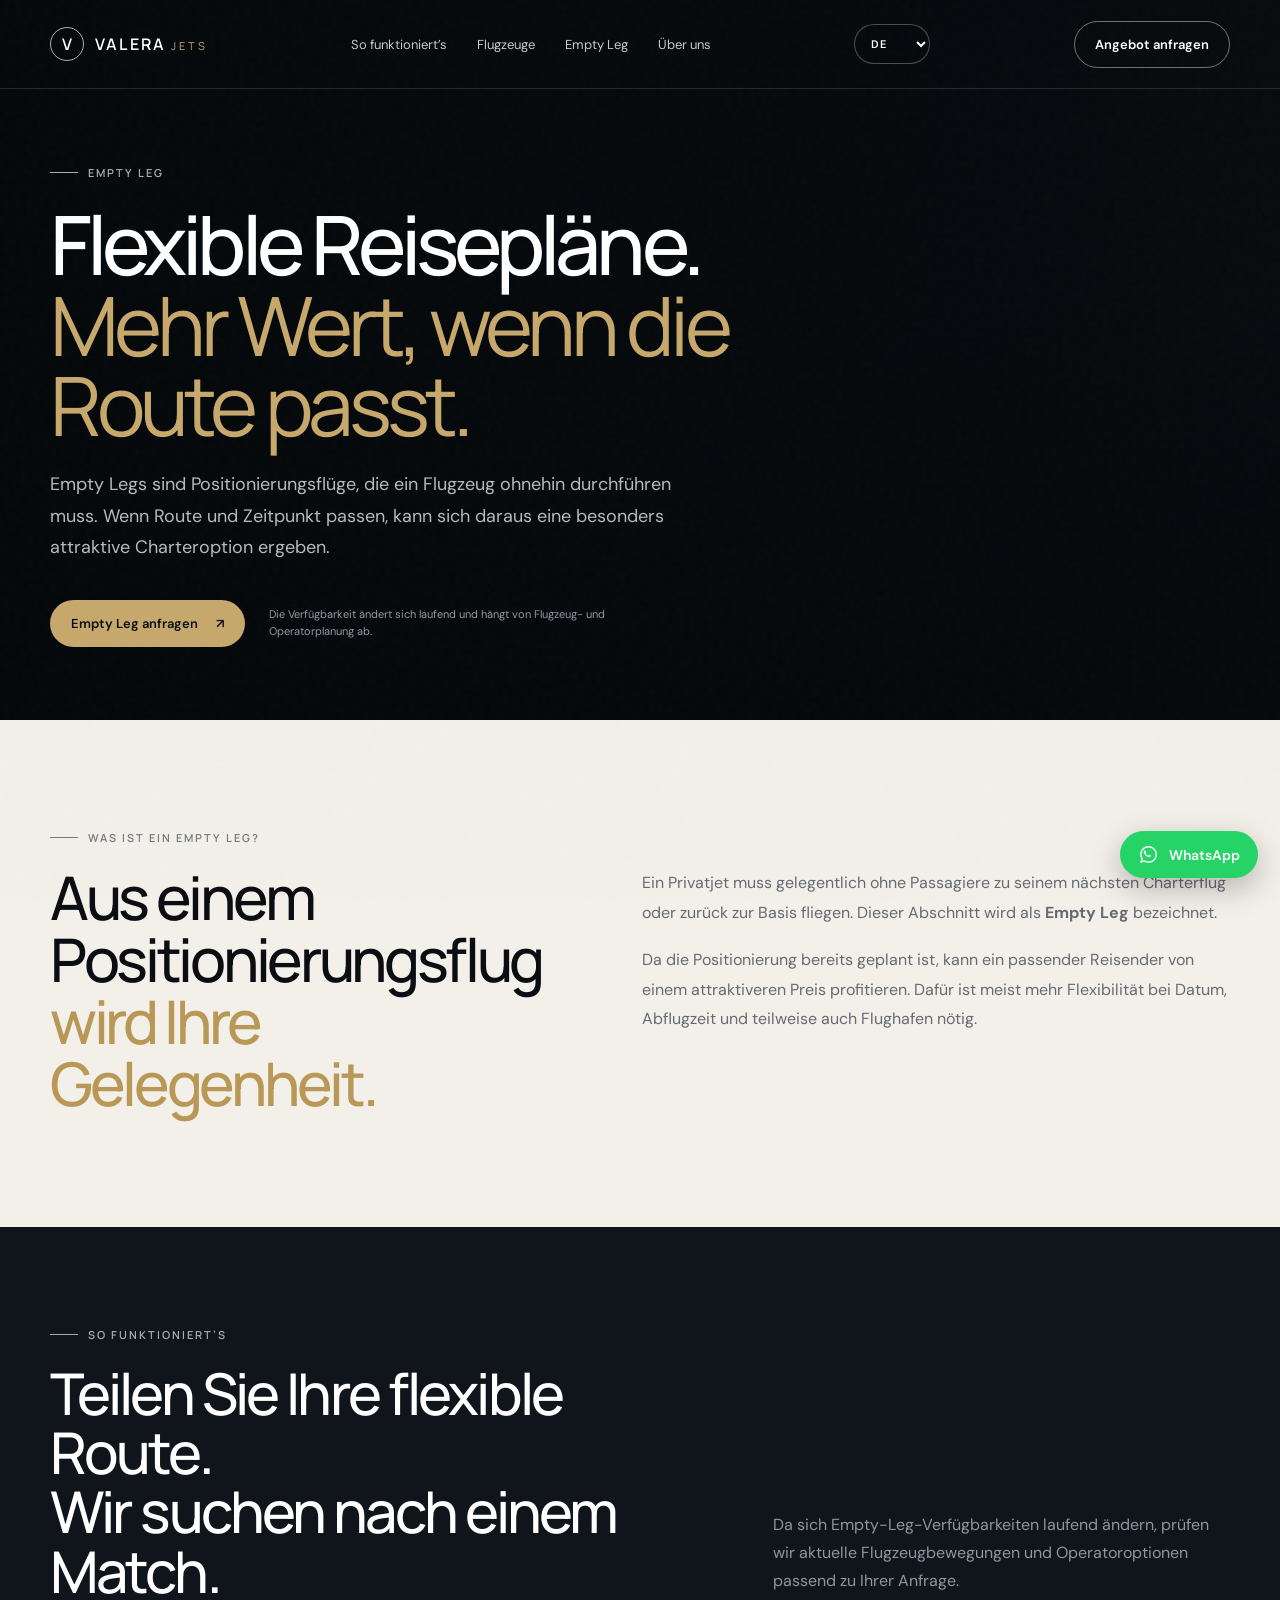
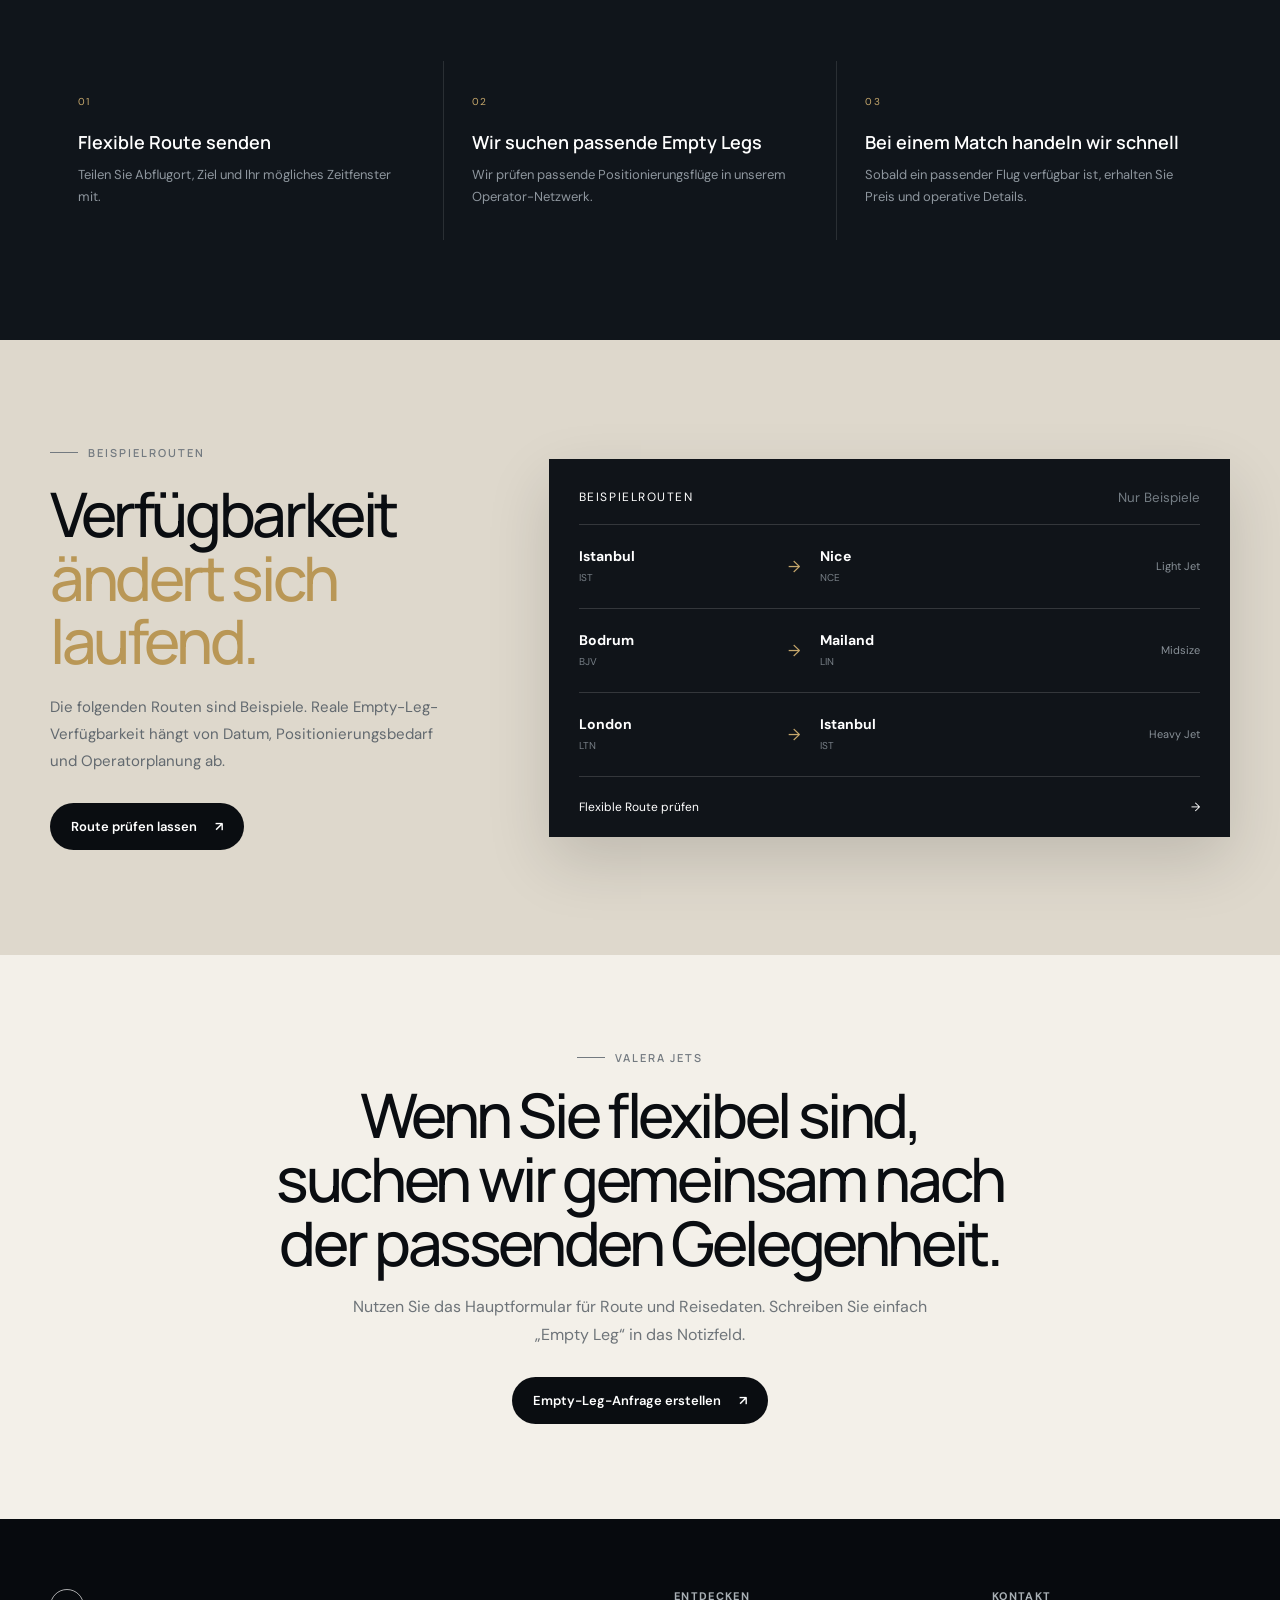
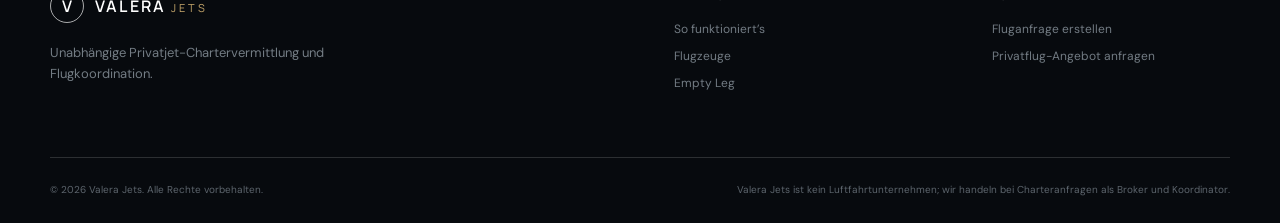
<file: de/empty-leg.html>
<!DOCTYPE html>
<html lang="de">
<head>
  <!-- CookieYes Consent Banner -->
  <script id="cookieyes" type="text/javascript" src="https://cdn-cookieyes.com/client_data/f6e0e3132f2277a491e76fe6/script.js"></script>

  <!-- Google tag (gtag.js) -->
  <script async src="https://www.googletagmanager.com/gtag/js?id=G-M8W1NW3FCB"></script>
  <script>
    window.dataLayer = window.dataLayer || [];
    function gtag(){dataLayer.push(arguments);}
    gtag('js', new Date());
    gtag('config', 'G-M8W1NW3FCB');
  </script>

  <meta charset="UTF-8">
  <meta name="viewport" content="width=device-width, initial-scale=1.0">
  <meta name="theme-color" content="#070a0e">
  <meta name="description" content="Entdecken Sie Empty-Leg-Flüge mit Valera Jets. Flexible Routen und Reisedaten können attraktive Privatjet-Optionen ermöglichen." />
  <title>Empty Leg Privatjet Flüge | Valera Jets</title>
  <link rel="canonical" href="https://valerajets.com/de/empty-leg.html">
  <link rel="alternate" hreflang="tr" href="https://valerajets.com/empty-leg.html">
  <link rel="alternate" hreflang="en" href="https://valerajets.com/en/empty-leg.html">
  <link rel="alternate" hreflang="de" href="https://valerajets.com/de/empty-leg.html">
  <link rel="alternate" hreflang="fr" href="https://valerajets.com/fr/empty-leg.html">
  <link rel="alternate" hreflang="x-default" href="https://valerajets.com/en/empty-leg.html">


  <link rel="preconnect" href="https://fonts.googleapis.com">
  <link rel="preconnect" href="https://fonts.gstatic.com" crossorigin>
  <link href="https://fonts.googleapis.com/css2?family=DM+Sans:wght@400;500;600&family=Manrope:wght@400;500;600;700&display=swap" rel="stylesheet">
  <link rel="stylesheet" href="../styles.css?v=i18n-1">

  <style>
    .whatsapp-float{position:fixed;right:22px;bottom:22px;z-index:9999;display:flex;align-items:center;gap:10px;background:#25D366;color:#fff;text-decoration:none;padding:13px 18px;border-radius:999px;font:600 14px "DM Sans",sans-serif;box-shadow:0 10px 30px rgba(0,0,0,.25)}
    .whatsapp-float svg{width:21px;height:21px;fill:currentColor}
    @media(max-width:768px){.whatsapp-float{right:16px;bottom:16px;padding:13px}.whatsapp-text{display:none}.whatsapp-float svg{width:24px;height:24px}}
  </style>
</head>

<body class="empty-page" id="top">
  <div class="noise"></div>

  <header class="nav-wrap">
    <nav class="nav container">
      <a href="index.html" class="brand" aria-label="Valera Jets Startseite">
        <span class="brand-mark">V</span>
        <span class="brand-copy"><strong>VALERA</strong><em>JETS</em></span>
      </a>

      <div class="nav-links">
        <a href="index.html#nasil-calisir">So funktioniert’s</a>
        <a href="index.html#jetler">Flugzeuge</a>
        <a href="empty-leg.html">Empty Leg</a>
        <a href="index.html#hakkimizda">Über uns</a>
      </div>
      <div class="language-picker">
        <select class="language-select" aria-label="Language" onchange="if(this.value) window.location.href=this.value">
          <option value="/empty-leg.html" >TR</option>
          <option value="/en/empty-leg.html" >EN</option>
          <option value="/de/empty-leg.html" selected>DE</option>
          <option value="/fr/empty-leg.html" >FR</option>
        </select>
      </div>

      <a class="btn btn-outline nav-cta" href="index.html#teklif">Angebot anfragen</a>

      <button class="menu-btn" aria-label="Menü öffnen" aria-expanded="false">☰</button>
    </nav>

    <div class="mobile-menu">
      <a href="index.html#nasil-calisir">So funktioniert’s</a>
      <a href="index.html#jetler">Flugzeuge</a>
      <a href="empty-leg.html">Empty Leg</a>
      <a href="index.html#hakkimizda">Über uns</a>
      <a href="index.html#teklif">Angebot anfragen</a>
    </div>
  </header>

  <main>
    <section class="empty-page-hero">
      <div class="empty-page-hero-media" aria-hidden="true"></div>

      <div class="container empty-page-hero-inner">
        <div class="empty-page-hero-copy reveal">
          <div class="eyebrow light"><span></span>EMPTY LEG</div>

          <h1>
            Flexible Reisepläne.<br>
            <i>Mehr Wert, wenn die Route passt.</i>
          </h1>

          <p>
            Empty Legs sind Positionierungsflüge, die ein Flugzeug ohnehin durchführen muss. Wenn Route und Zeitpunkt passen, kann sich daraus eine besonders attraktive Charteroption ergeben.
          </p>

          <div class="empty-page-actions">
            <a class="btn btn-primary" href="index.html#teklif">
              Empty Leg anfragen <span>↗</span>
            </a>
            <span class="empty-page-note">
              Die Verfügbarkeit ändert sich laufend und hängt von Flugzeug- und Operatorplanung ab.
            </span>
          </div>
        </div>
      </div>
    </section>

    <section class="empty-page-intro">
      <div class="container empty-page-intro-grid">
        <div class="reveal">
          <div class="eyebrow dark"><span></span>WAS IST EIN EMPTY LEG?</div>
          <h2>
            Aus einem Positionierungsflug<br>
            <i>wird Ihre Gelegenheit.</i>
          </h2>
        </div>

        <div class="empty-page-intro-copy reveal delay-1">
          <p>
            Ein Privatjet muss gelegentlich ohne Passagiere zu seinem nächsten Charterflug oder zurück zur Basis fliegen. Dieser Abschnitt wird als <strong>Empty Leg</strong> bezeichnet.
          </p>
          <p>
            Da die Positionierung bereits geplant ist, kann ein passender Reisender von einem attraktiveren Preis profitieren. Dafür ist meist mehr Flexibilität bei Datum, Abflugzeit und teilweise auch Flughafen nötig.
          </p>
        </div>
      </div>
    </section>

    <section class="empty-page-how">
      <div class="container">
        <div class="empty-page-how-head reveal">
          <div>
            <div class="eyebrow light"><span></span>SO FUNKTIONIERT’S</div>
            <h2>Teilen Sie Ihre flexible Route.<br>Wir suchen nach einem Match.</h2>
          </div>
          <p>
            Da sich Empty-Leg-Verfügbarkeiten laufend ändern, prüfen wir aktuelle Flugzeugbewegungen und Operatoroptionen passend zu Ihrer Anfrage.
          </p>
        </div>

        <div class="empty-page-steps">
          <article class="empty-page-step reveal">
            <span>01</span>
            <h3>Flexible Route senden</h3>
            <p>Teilen Sie Abflugort, Ziel und Ihr mögliches Zeitfenster mit.</p>
          </article>

          <article class="empty-page-step reveal delay-1">
            <span>02</span>
            <h3>Wir suchen passende Empty Legs</h3>
            <p>Wir prüfen passende Positionierungsflüge in unserem Operator-Netzwerk.</p>
          </article>

          <article class="empty-page-step reveal delay-2">
            <span>03</span>
            <h3>Bei einem Match handeln wir schnell</h3>
            <p>Sobald ein passender Flug verfügbar ist, erhalten Sie Preis und operative Details.</p>
          </article>
        </div>
      </div>
    </section>

    <section class="empty-page-routes">
      <div class="container empty-page-routes-grid">
        <div class="empty-page-routes-copy reveal">
          <div class="eyebrow dark"><span></span>BEISPIELROUTEN</div>
          <h2>
            Verfügbarkeit
            <i>ändert sich laufend.</i>
          </h2>
          <p>
            Die folgenden Routen sind Beispiele. Reale Empty-Leg-Verfügbarkeit hängt von Datum, Positionierungsbedarf und Operatorplanung ab.
          </p>
          <a href="index.html#teklif" class="btn btn-dark">
            Route prüfen lassen <span>↗</span>
          </a>
        </div>

        <div class="empty-page-board reveal delay-1">
          <div class="board-top">
            <span>Beispielrouten</span>
            <small>Nur Beispiele</small>
          </div>

          <div class="board-row">
            <div><b>Istanbul</b><span>IST</span></div>
            <i>→</i>
            <div><b>Nice</b><span>NCE</span></div>
            <em>Light Jet</em>
          </div>

          <div class="board-row">
            <div><b>Bodrum</b><span>BJV</span></div>
            <i>→</i>
            <div><b>Mailand</b><span>LIN</span></div>
            <em>Midsize</em>
          </div>

          <div class="board-row">
            <div><b>London</b><span>LTN</span></div>
            <i>→</i>
            <div><b>Istanbul</b><span>IST</span></div>
            <em>Heavy Jet</em>
          </div>

          <a href="index.html#teklif" class="board-link">
            Flexible Route prüfen <span>→</span>
          </a>
        </div>
      </div>
    </section>

    <section class="empty-page-cta">
      <div class="container empty-page-cta-inner reveal">
        <div class="eyebrow dark center"><span></span>VALERA JETS</div>
        <h2>Wenn Sie flexibel sind,<br>suchen wir gemeinsam nach der passenden Gelegenheit.</h2>
        <p>
          Nutzen Sie das Hauptformular für Route und Reisedaten. Schreiben Sie einfach „Empty Leg“ in das Notizfeld.
        </p>
        <a href="index.html#teklif" class="btn btn-dark">
          Empty-Leg-Anfrage erstellen <span>↗</span>
        </a>
      </div>
    </section>
  </main>

  <footer>
    <div class="container footer-grid">
      <div>
        <a href="#top" class="brand footer-brand">
          <span class="brand-mark">V</span>
          <span class="brand-copy"><strong>VALERA</strong><em>JETS</em></span>
        </a>
        <p>Unabhängige Privatjet-Chartervermittlung und Flugkoordination.</p>
      </div>

      <div class="footer-links">
        <strong>Entdecken</strong>
        <a href="index.html#nasil-calisir">So funktioniert’s</a>
        <a href="index.html#jetler">Flugzeuge</a>
        <a href="empty-leg.html">Empty Leg</a>
      </div>

      <div class="footer-links">
        <strong>Kontakt</strong>
        <a href="index.html#teklif">Fluganfrage erstellen</a>
        <a href="index.html#teklif">Privatflug-Angebot anfragen</a>
      </div>
    </div>

    <div class="container footer-bottom">
      <span>© 2026 Valera Jets. Alle Rechte vorbehalten.</span>
      <span>Valera Jets ist kein Luftfahrtunternehmen; wir handeln bei Charteranfragen als Broker und Koordinator.</span>
    </div>
  </footer>

  <a
    class="whatsapp-float"
    href="https://wa.me/905309786454?text=Hallo%20Valera%20Jets%2C%20ich%20interessiere%20mich%20f%C3%BCr%20verf%C3%BCgbare%20Empty-Leg-Fl%C3%BCge."
    target="_blank"
    rel="noopener noreferrer"
    aria-label="Valera Jets über WhatsApp kontaktieren"
  >
    <svg viewBox="0 0 32 32" aria-hidden="true">
      <path d="M19.11 17.21c-.27-.14-1.61-.79-1.86-.88-.25-.09-.43-.14-.61.14-.18.27-.7.88-.86 1.06-.16.18-.32.2-.59.07-.27-.14-1.15-.42-2.19-1.35-.81-.72-1.36-1.61-1.52-1.88-.16-.27-.02-.42.12-.56.12-.12.27-.32.41-.47.14-.16.18-.27.27-.45.09-.18.05-.34-.02-.47-.07-.14-.61-1.47-.84-2.01-.22-.53-.45-.46-.61-.47h-.52c-.18 0-.47.07-.72.34-.25.27-.95.93-.95 2.26s.97 2.62 1.11 2.8c.14.18 1.91 2.91 4.63 4.08.65.28 1.15.45 1.54.57.65.21 1.24.18 1.71.11.52-.08 1.61-.66 1.84-1.29.23-.63.23-1.17.16-1.29-.07-.11-.25-.18-.52-.32z"/>
      <path d="M16.04 3.2c-7.06 0-12.8 5.74-12.8 12.8 0 2.26.59 4.47 1.71 6.41L3.2 28.8l6.55-1.72A12.76 12.76 0 0 0 16.04 28.8h.01c7.05 0 12.79-5.74 12.79-12.8S23.1 3.2 16.04 3.2zm0 23.44h-.01a10.6 10.6 0 0 1-5.4-1.48l-.39-.23-3.89 1.02 1.04-3.79-.25-.39A10.58 10.58 0 0 1 5.4 16c0-5.87 4.78-10.64 10.65-10.64S26.68 10.13 26.68 16s-4.77 10.64-10.64 10.64z"/>
    </svg>
    <span class="whatsapp-text">WhatsApp</span>
  </a>

  <script>
    const menuBtn=document.querySelector('.menu-btn');
    const mobileMenu=document.querySelector('.mobile-menu');
    menuBtn?.addEventListener('click',()=>{
      const open=mobileMenu.classList.toggle('open');
      menuBtn.setAttribute('aria-expanded',String(open));
    });
    document.querySelectorAll('.mobile-menu a').forEach(a=>a.addEventListener('click',()=>mobileMenu.classList.remove('open')));

    const observer=new IntersectionObserver(entries=>{
      entries.forEach(entry=>{if(entry.isIntersecting)entry.target.classList.add('visible');});
    },{threshold:.13});
    document.querySelectorAll('.reveal').forEach(el=>observer.observe(el));
  </script>
</body>
</html>
</file>
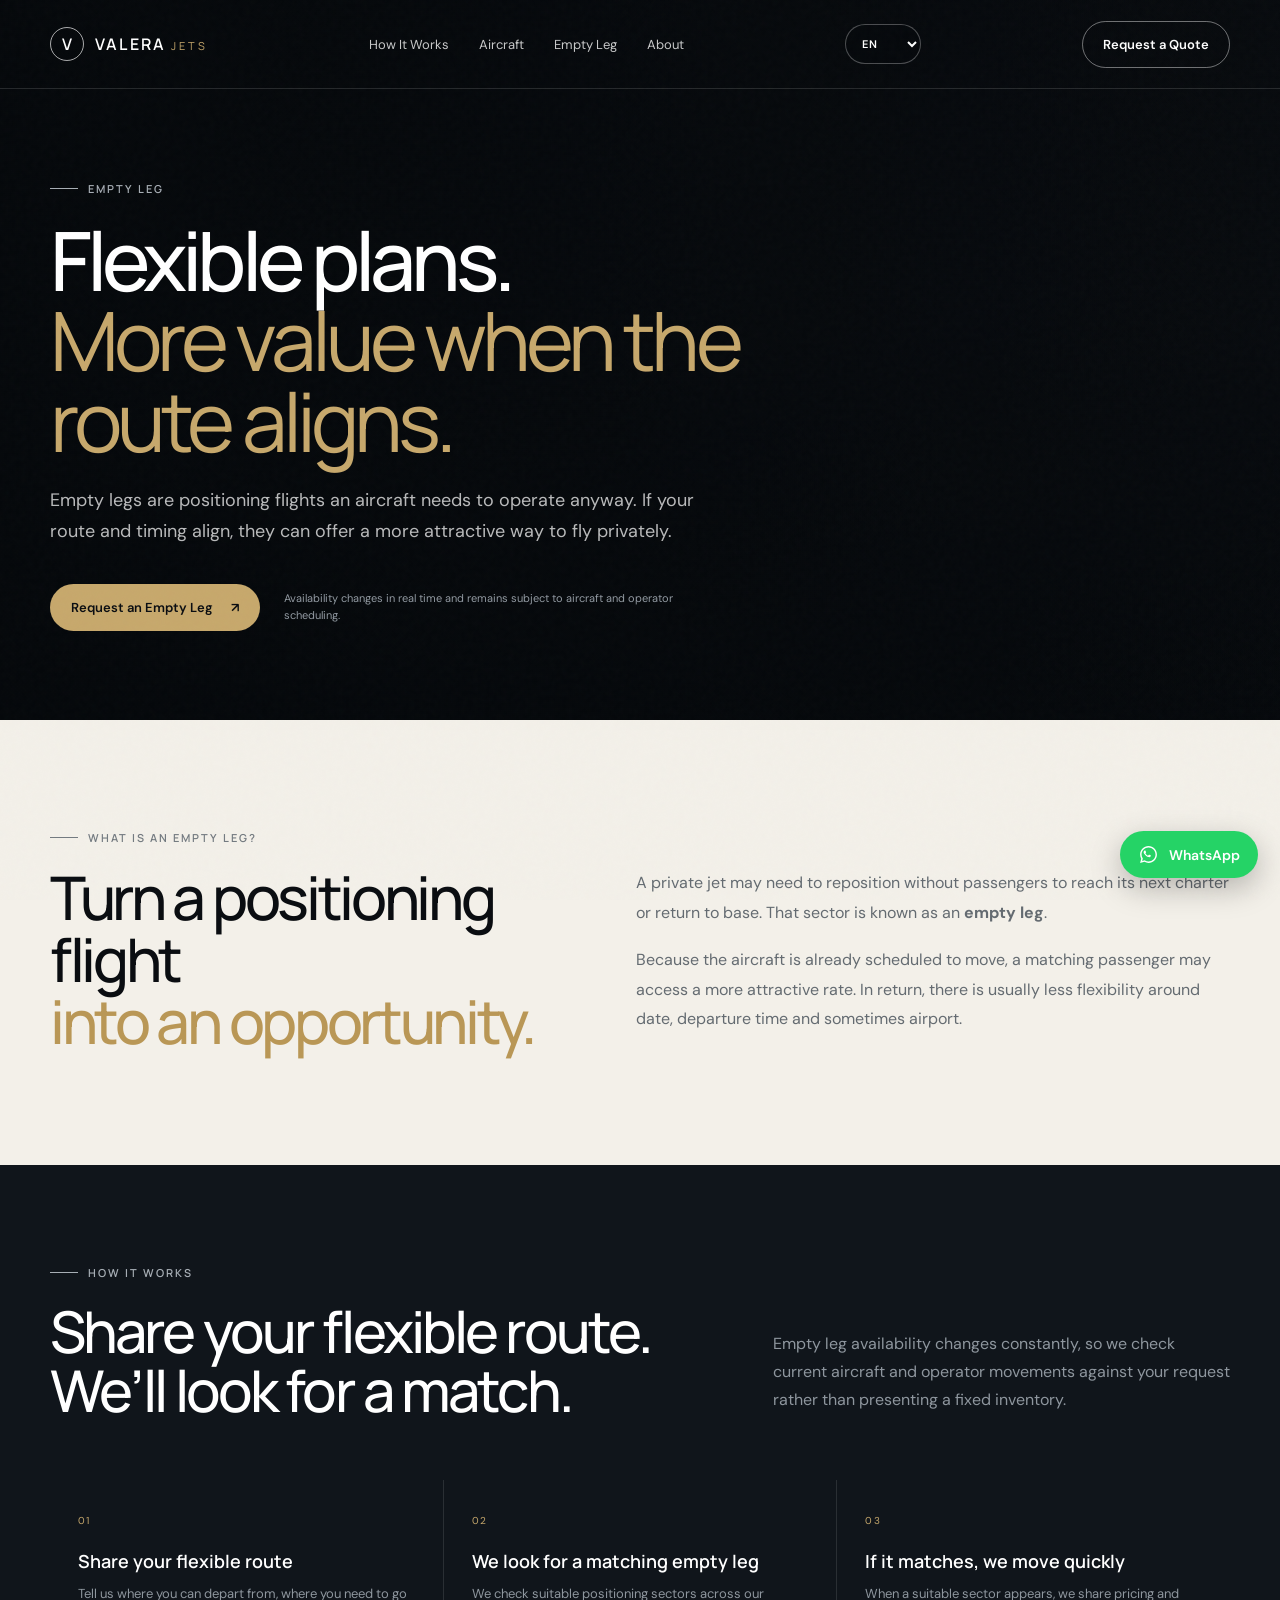
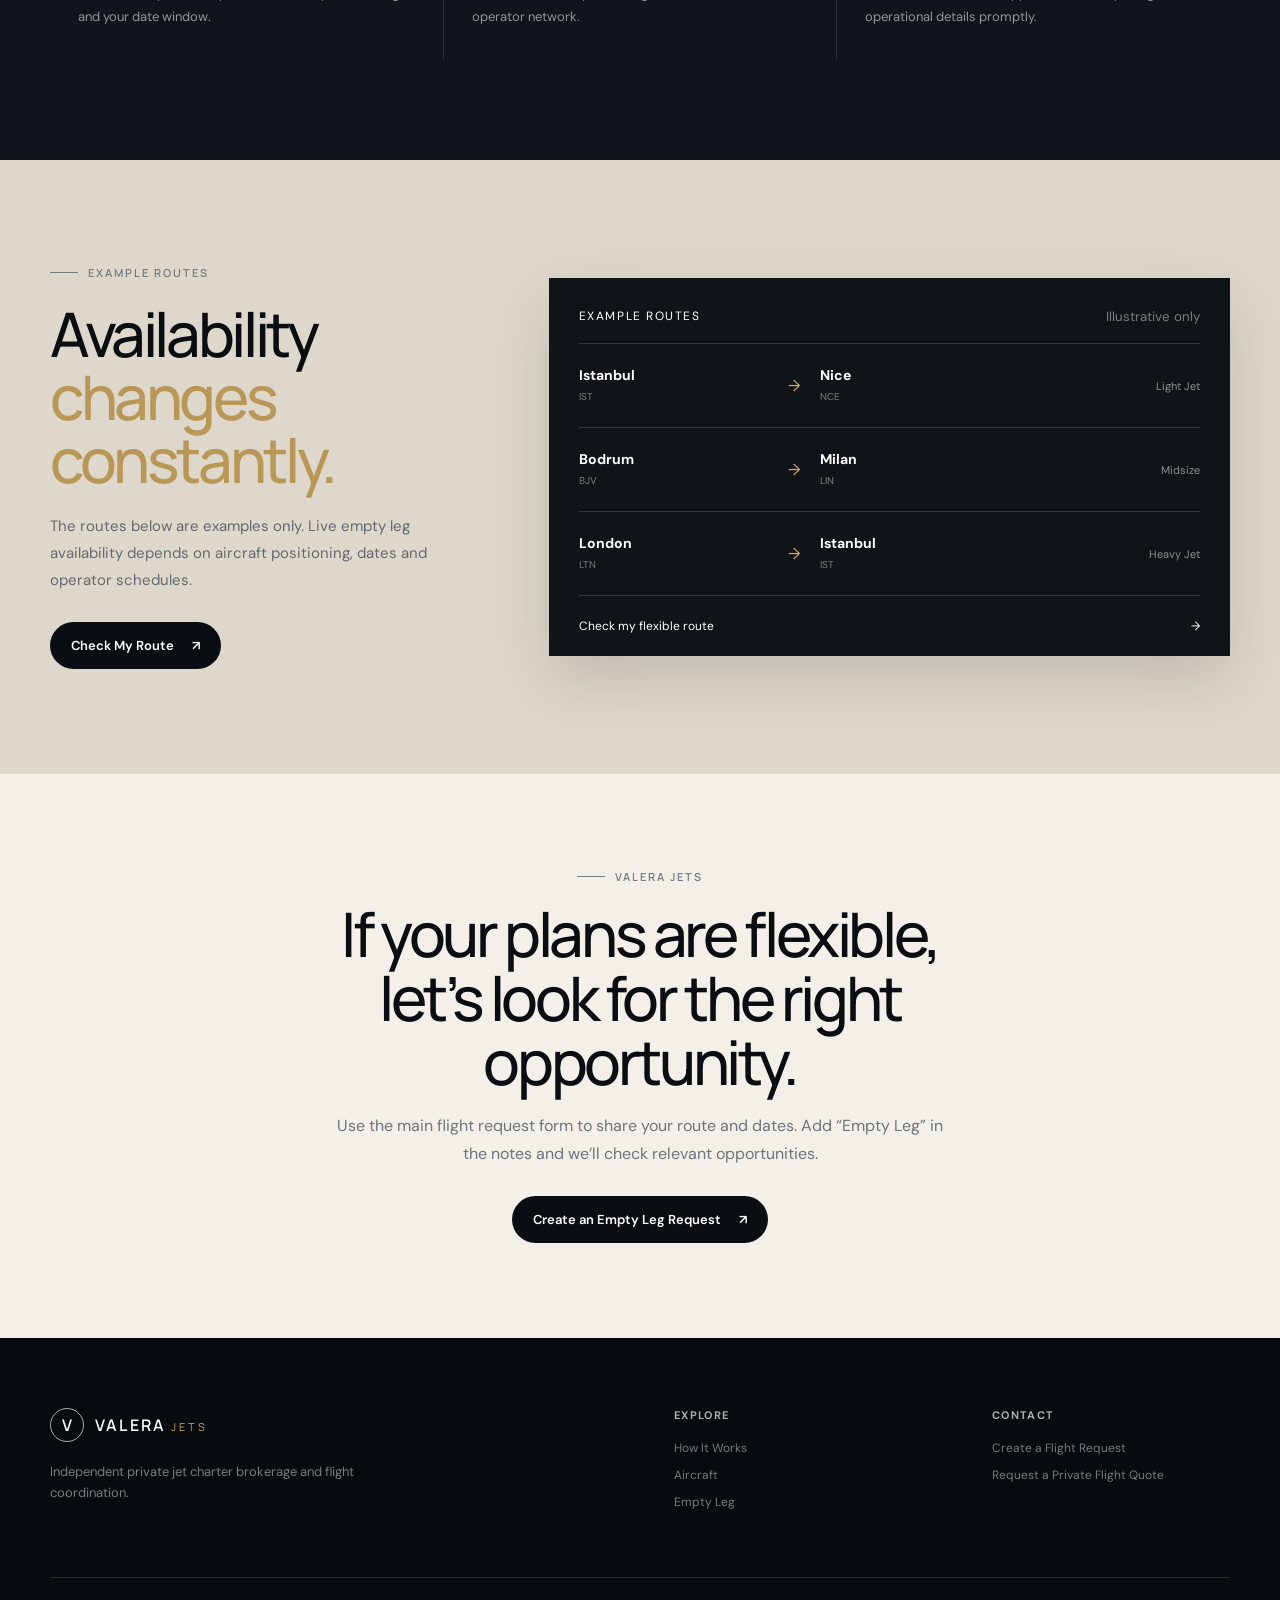
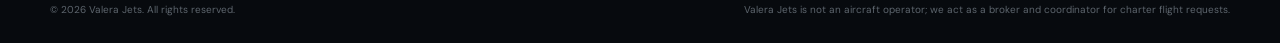
<file: en/empty-leg.html>
<!DOCTYPE html>
<html lang="en">
<head>
  <!-- CookieYes Consent Banner -->
  <script id="cookieyes" type="text/javascript" src="https://cdn-cookieyes.com/client_data/f6e0e3132f2277a491e76fe6/script.js"></script>

  <!-- Google tag (gtag.js) -->
  <script async src="https://www.googletagmanager.com/gtag/js?id=G-M8W1NW3FCB"></script>
  <script>
    window.dataLayer = window.dataLayer || [];
    function gtag(){dataLayer.push(arguments);}
    gtag('js', new Date());
    gtag('config', 'G-M8W1NW3FCB');
  </script>

  <meta charset="UTF-8">
  <meta name="viewport" content="width=device-width, initial-scale=1.0">
  <meta name="theme-color" content="#070a0e">
  <meta name="description" content="Explore private jet Empty Leg opportunities with Valera Jets. Flexible dates and routes can unlock attractive positioning-flight options." />
  <title>Empty Leg Private Jet Flights | Valera Jets</title>
  <link rel="canonical" href="https://valerajets.com/en/empty-leg.html">
  <link rel="alternate" hreflang="tr" href="https://valerajets.com/empty-leg.html">
  <link rel="alternate" hreflang="en" href="https://valerajets.com/en/empty-leg.html">
  <link rel="alternate" hreflang="de" href="https://valerajets.com/de/empty-leg.html">
  <link rel="alternate" hreflang="fr" href="https://valerajets.com/fr/empty-leg.html">
  <link rel="alternate" hreflang="x-default" href="https://valerajets.com/en/empty-leg.html">


  <link rel="preconnect" href="https://fonts.googleapis.com">
  <link rel="preconnect" href="https://fonts.gstatic.com" crossorigin>
  <link href="https://fonts.googleapis.com/css2?family=DM+Sans:wght@400;500;600&family=Manrope:wght@400;500;600;700&display=swap" rel="stylesheet">
  <link rel="stylesheet" href="../styles.css?v=i18n-1">

  <style>
    .whatsapp-float{position:fixed;right:22px;bottom:22px;z-index:9999;display:flex;align-items:center;gap:10px;background:#25D366;color:#fff;text-decoration:none;padding:13px 18px;border-radius:999px;font:600 14px "DM Sans",sans-serif;box-shadow:0 10px 30px rgba(0,0,0,.25)}
    .whatsapp-float svg{width:21px;height:21px;fill:currentColor}
    @media(max-width:768px){.whatsapp-float{right:16px;bottom:16px;padding:13px}.whatsapp-text{display:none}.whatsapp-float svg{width:24px;height:24px}}
  </style>
</head>

<body class="empty-page" id="top">
  <div class="noise"></div>

  <header class="nav-wrap">
    <nav class="nav container">
      <a href="index.html" class="brand" aria-label="Valera Jets home">
        <span class="brand-mark">V</span>
        <span class="brand-copy"><strong>VALERA</strong><em>JETS</em></span>
      </a>

      <div class="nav-links">
        <a href="index.html#nasil-calisir">How It Works</a>
        <a href="index.html#jetler">Aircraft</a>
        <a href="empty-leg.html">Empty Leg</a>
        <a href="index.html#hakkimizda">About</a>
      </div>
      <div class="language-picker">
        <select class="language-select" aria-label="Language" onchange="if(this.value) window.location.href=this.value">
          <option value="/empty-leg.html" >TR</option>
          <option value="/en/empty-leg.html" selected>EN</option>
          <option value="/de/empty-leg.html" >DE</option>
          <option value="/fr/empty-leg.html" >FR</option>
        </select>
      </div>

      <a class="btn btn-outline nav-cta" href="index.html#teklif">Request a Quote</a>

      <button class="menu-btn" aria-label="Open menu" aria-expanded="false">☰</button>
    </nav>

    <div class="mobile-menu">
      <a href="index.html#nasil-calisir">How It Works</a>
      <a href="index.html#jetler">Aircraft</a>
      <a href="empty-leg.html">Empty Leg</a>
      <a href="index.html#hakkimizda">About</a>
      <a href="index.html#teklif">Request a Quote</a>
    </div>
  </header>

  <main>
    <section class="empty-page-hero">
      <div class="empty-page-hero-media" aria-hidden="true"></div>

      <div class="container empty-page-hero-inner">
        <div class="empty-page-hero-copy reveal">
          <div class="eyebrow light"><span></span>EMPTY LEG</div>

          <h1>
            Flexible plans.<br>
            <i>More value when the route aligns.</i>
          </h1>

          <p>
            Empty legs are positioning flights an aircraft needs to operate anyway. If your route and timing align, they can offer a more attractive way to fly privately.
          </p>

          <div class="empty-page-actions">
            <a class="btn btn-primary" href="index.html#teklif">
              Request an Empty Leg <span>↗</span>
            </a>
            <span class="empty-page-note">
              Availability changes in real time and remains subject to aircraft and operator scheduling.
            </span>
          </div>
        </div>
      </div>
    </section>

    <section class="empty-page-intro">
      <div class="container empty-page-intro-grid">
        <div class="reveal">
          <div class="eyebrow dark"><span></span>WHAT IS AN EMPTY LEG?</div>
          <h2>
            Turn a positioning flight<br>
            <i>into an opportunity.</i>
          </h2>
        </div>

        <div class="empty-page-intro-copy reveal delay-1">
          <p>
            A private jet may need to reposition without passengers to reach its next charter or return to base. That sector is known as an <strong>empty leg</strong>.
          </p>
          <p>
            Because the aircraft is already scheduled to move, a matching passenger may access a more attractive rate. In return, there is usually less flexibility around date, departure time and sometimes airport.
          </p>
        </div>
      </div>
    </section>

    <section class="empty-page-how">
      <div class="container">
        <div class="empty-page-how-head reveal">
          <div>
            <div class="eyebrow light"><span></span>HOW IT WORKS</div>
            <h2>Share your flexible route.<br>We’ll look for a match.</h2>
          </div>
          <p>
            Empty leg availability changes constantly, so we check current aircraft and operator movements against your request rather than presenting a fixed inventory.
          </p>
        </div>

        <div class="empty-page-steps">
          <article class="empty-page-step reveal">
            <span>01</span>
            <h3>Share your flexible route</h3>
            <p>Tell us where you can depart from, where you need to go and your date window.</p>
          </article>

          <article class="empty-page-step reveal delay-1">
            <span>02</span>
            <h3>We look for a matching empty leg</h3>
            <p>We check suitable positioning sectors across our operator network.</p>
          </article>

          <article class="empty-page-step reveal delay-2">
            <span>03</span>
            <h3>If it matches, we move quickly</h3>
            <p>When a suitable sector appears, we share pricing and operational details promptly.</p>
          </article>
        </div>
      </div>
    </section>

    <section class="empty-page-routes">
      <div class="container empty-page-routes-grid">
        <div class="empty-page-routes-copy reveal">
          <div class="eyebrow dark"><span></span>EXAMPLE ROUTES</div>
          <h2>
            Availability
            <i>changes constantly.</i>
          </h2>
          <p>
            The routes below are examples only. Live empty leg availability depends on aircraft positioning, dates and operator schedules.
          </p>
          <a href="index.html#teklif" class="btn btn-dark">
            Check My Route <span>↗</span>
          </a>
        </div>

        <div class="empty-page-board reveal delay-1">
          <div class="board-top">
            <span>Example Routes</span>
            <small>Illustrative only</small>
          </div>

          <div class="board-row">
            <div><b>Istanbul</b><span>IST</span></div>
            <i>→</i>
            <div><b>Nice</b><span>NCE</span></div>
            <em>Light Jet</em>
          </div>

          <div class="board-row">
            <div><b>Bodrum</b><span>BJV</span></div>
            <i>→</i>
            <div><b>Milan</b><span>LIN</span></div>
            <em>Midsize</em>
          </div>

          <div class="board-row">
            <div><b>London</b><span>LTN</span></div>
            <i>→</i>
            <div><b>Istanbul</b><span>IST</span></div>
            <em>Heavy Jet</em>
          </div>

          <a href="index.html#teklif" class="board-link">
            Check my flexible route <span>→</span>
          </a>
        </div>
      </div>
    </section>

    <section class="empty-page-cta">
      <div class="container empty-page-cta-inner reveal">
        <div class="eyebrow dark center"><span></span>VALERA JETS</div>
        <h2>If your plans are flexible,<br>let’s look for the right opportunity.</h2>
        <p>
          Use the main flight request form to share your route and dates. Add “Empty Leg” in the notes and we’ll check relevant opportunities.
        </p>
        <a href="index.html#teklif" class="btn btn-dark">
          Create an Empty Leg Request <span>↗</span>
        </a>
      </div>
    </section>
  </main>

  <footer>
    <div class="container footer-grid">
      <div>
        <a href="#top" class="brand footer-brand">
          <span class="brand-mark">V</span>
          <span class="brand-copy"><strong>VALERA</strong><em>JETS</em></span>
        </a>
        <p>Independent private jet charter brokerage and flight coordination.</p>
      </div>

      <div class="footer-links">
        <strong>Explore</strong>
        <a href="index.html#nasil-calisir">How It Works</a>
        <a href="index.html#jetler">Aircraft</a>
        <a href="empty-leg.html">Empty Leg</a>
      </div>

      <div class="footer-links">
        <strong>Contact</strong>
        <a href="index.html#teklif">Create a Flight Request</a>
        <a href="index.html#teklif">Request a Private Flight Quote</a>
      </div>
    </div>

    <div class="container footer-bottom">
      <span>© 2026 Valera Jets. All rights reserved.</span>
      <span>Valera Jets is not an aircraft operator; we act as a broker and coordinator for charter flight requests.</span>
    </div>
  </footer>

  <a
    class="whatsapp-float"
    href="https://wa.me/905309786454?text=Hello%20Valera%20Jets%2C%20I%20would%20like%20to%20ask%20about%20available%20empty%20leg%20flights."
    target="_blank"
    rel="noopener noreferrer"
    aria-label="Contact Valera Jets on WhatsApp"
  >
    <svg viewBox="0 0 32 32" aria-hidden="true">
      <path d="M19.11 17.21c-.27-.14-1.61-.79-1.86-.88-.25-.09-.43-.14-.61.14-.18.27-.7.88-.86 1.06-.16.18-.32.2-.59.07-.27-.14-1.15-.42-2.19-1.35-.81-.72-1.36-1.61-1.52-1.88-.16-.27-.02-.42.12-.56.12-.12.27-.32.41-.47.14-.16.18-.27.27-.45.09-.18.05-.34-.02-.47-.07-.14-.61-1.47-.84-2.01-.22-.53-.45-.46-.61-.47h-.52c-.18 0-.47.07-.72.34-.25.27-.95.93-.95 2.26s.97 2.62 1.11 2.8c.14.18 1.91 2.91 4.63 4.08.65.28 1.15.45 1.54.57.65.21 1.24.18 1.71.11.52-.08 1.61-.66 1.84-1.29.23-.63.23-1.17.16-1.29-.07-.11-.25-.18-.52-.32z"/>
      <path d="M16.04 3.2c-7.06 0-12.8 5.74-12.8 12.8 0 2.26.59 4.47 1.71 6.41L3.2 28.8l6.55-1.72A12.76 12.76 0 0 0 16.04 28.8h.01c7.05 0 12.79-5.74 12.79-12.8S23.1 3.2 16.04 3.2zm0 23.44h-.01a10.6 10.6 0 0 1-5.4-1.48l-.39-.23-3.89 1.02 1.04-3.79-.25-.39A10.58 10.58 0 0 1 5.4 16c0-5.87 4.78-10.64 10.65-10.64S26.68 10.13 26.68 16s-4.77 10.64-10.64 10.64z"/>
    </svg>
    <span class="whatsapp-text">WhatsApp</span>
  </a>

  <script>
    const menuBtn=document.querySelector('.menu-btn');
    const mobileMenu=document.querySelector('.mobile-menu');
    menuBtn?.addEventListener('click',()=>{
      const open=mobileMenu.classList.toggle('open');
      menuBtn.setAttribute('aria-expanded',String(open));
    });
    document.querySelectorAll('.mobile-menu a').forEach(a=>a.addEventListener('click',()=>mobileMenu.classList.remove('open')));

    const observer=new IntersectionObserver(entries=>{
      entries.forEach(entry=>{if(entry.isIntersecting)entry.target.classList.add('visible');});
    },{threshold:.13});
    document.querySelectorAll('.reveal').forEach(el=>observer.observe(el));
  </script>
</body>
</html>
</file>
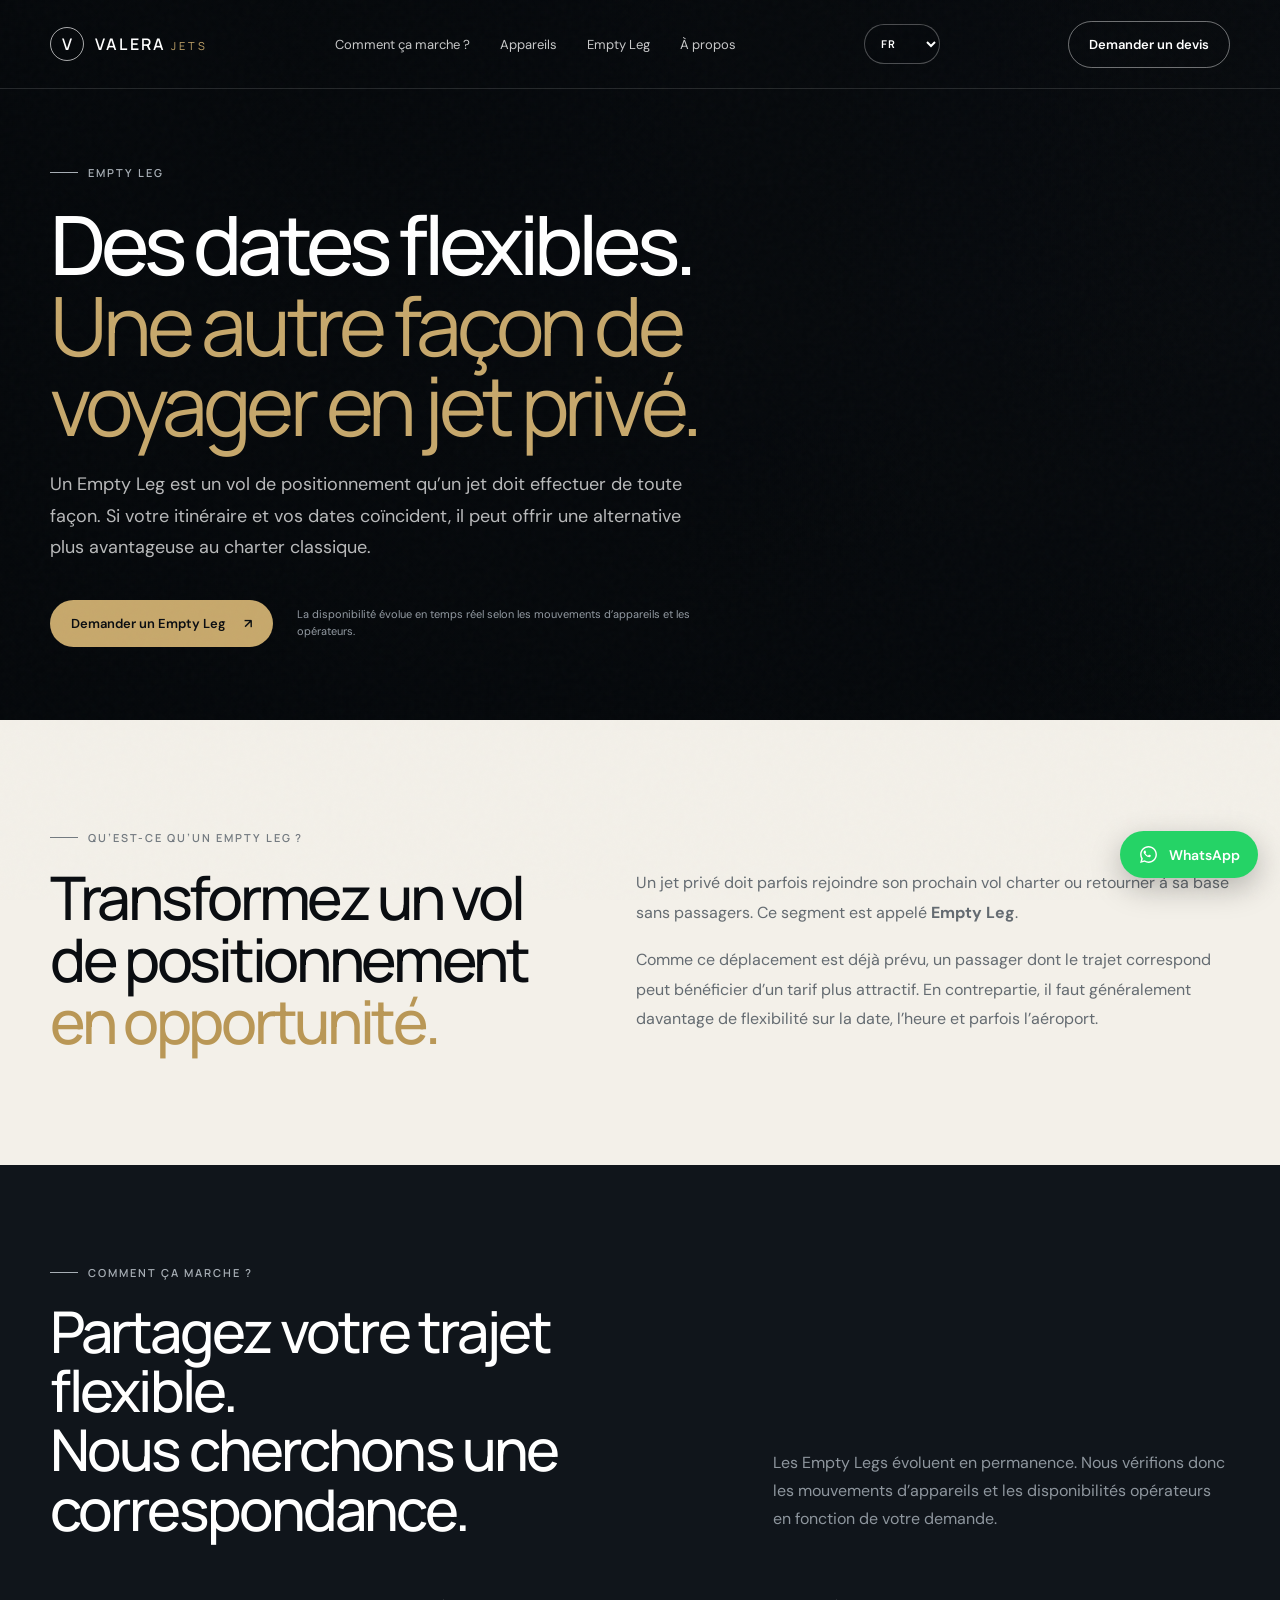
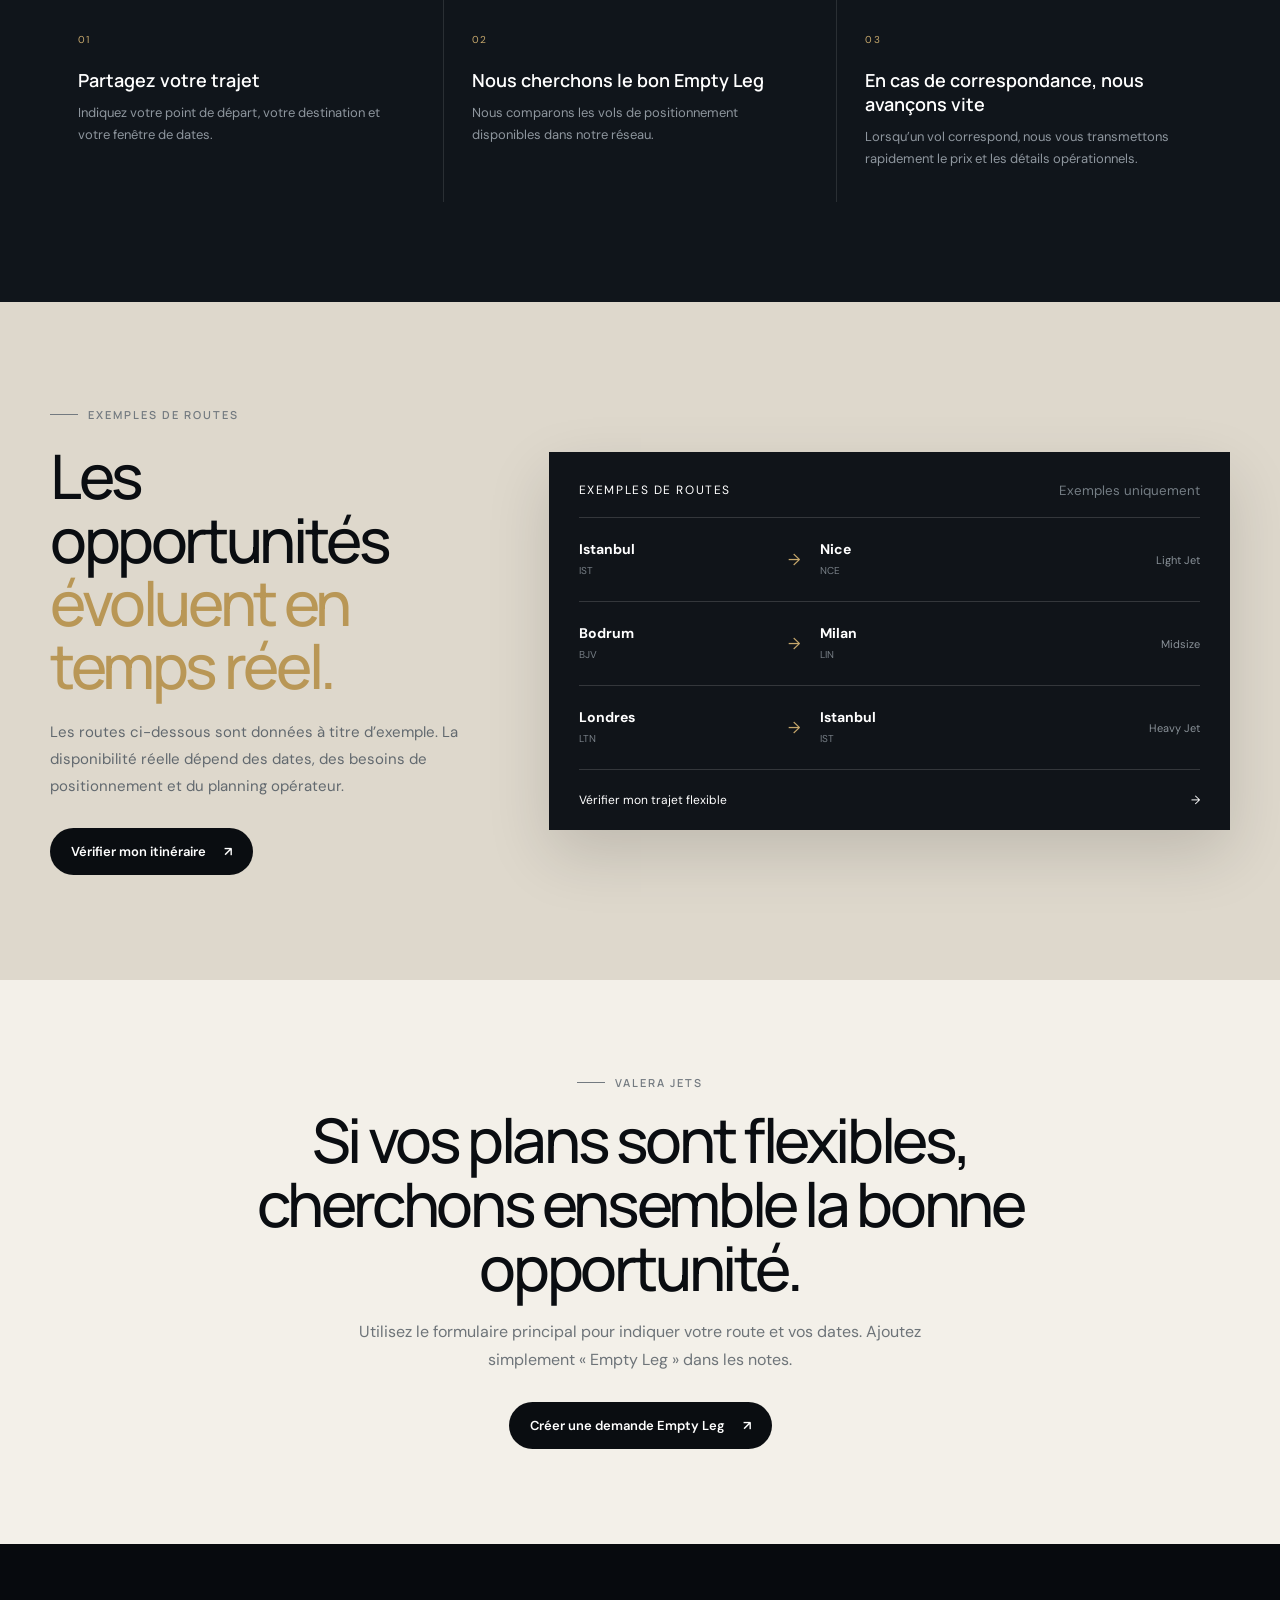
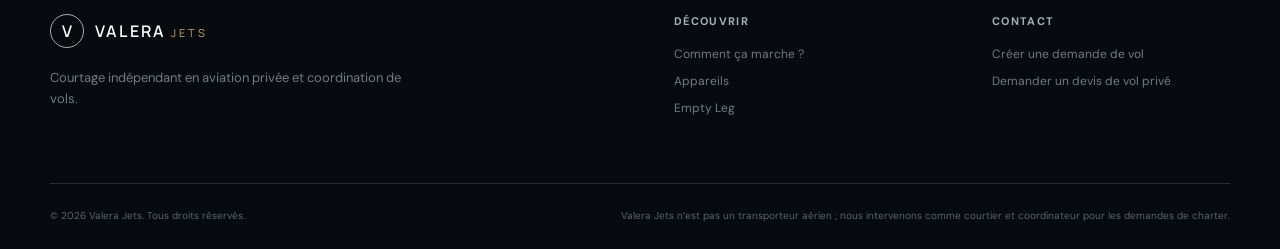
<file: fr/empty-leg.html>
<!DOCTYPE html>
<html lang="fr">
<head>
  <!-- CookieYes Consent Banner -->
  <script id="cookieyes" type="text/javascript" src="https://cdn-cookieyes.com/client_data/f6e0e3132f2277a491e76fe6/script.js"></script>

  <!-- Google tag (gtag.js) -->
  <script async src="https://www.googletagmanager.com/gtag/js?id=G-M8W1NW3FCB"></script>
  <script>
    window.dataLayer = window.dataLayer || [];
    function gtag(){dataLayer.push(arguments);}
    gtag('js', new Date());
    gtag('config', 'G-M8W1NW3FCB');
  </script>

  <meta charset="UTF-8">
  <meta name="viewport" content="width=device-width, initial-scale=1.0">
  <meta name="theme-color" content="#070a0e">
  <meta name="description" content="Découvrez les opportunités Empty Leg avec Valera Jets. Des dates et itinéraires flexibles peuvent ouvrir l’accès à des vols privés plus avantageux." />
  <title>Vols Empty Leg en Jet Privé | Valera Jets</title>
  <link rel="canonical" href="https://valerajets.com/fr/empty-leg.html">
  <link rel="alternate" hreflang="tr" href="https://valerajets.com/empty-leg.html">
  <link rel="alternate" hreflang="en" href="https://valerajets.com/en/empty-leg.html">
  <link rel="alternate" hreflang="de" href="https://valerajets.com/de/empty-leg.html">
  <link rel="alternate" hreflang="fr" href="https://valerajets.com/fr/empty-leg.html">
  <link rel="alternate" hreflang="x-default" href="https://valerajets.com/en/empty-leg.html">


  <link rel="preconnect" href="https://fonts.googleapis.com">
  <link rel="preconnect" href="https://fonts.gstatic.com" crossorigin>
  <link href="https://fonts.googleapis.com/css2?family=DM+Sans:wght@400;500;600&family=Manrope:wght@400;500;600;700&display=swap" rel="stylesheet">
  <link rel="stylesheet" href="../styles.css?v=i18n-1">

  <style>
    .whatsapp-float{position:fixed;right:22px;bottom:22px;z-index:9999;display:flex;align-items:center;gap:10px;background:#25D366;color:#fff;text-decoration:none;padding:13px 18px;border-radius:999px;font:600 14px "DM Sans",sans-serif;box-shadow:0 10px 30px rgba(0,0,0,.25)}
    .whatsapp-float svg{width:21px;height:21px;fill:currentColor}
    @media(max-width:768px){.whatsapp-float{right:16px;bottom:16px;padding:13px}.whatsapp-text{display:none}.whatsapp-float svg{width:24px;height:24px}}
  </style>
</head>

<body class="empty-page" id="top">
  <div class="noise"></div>

  <header class="nav-wrap">
    <nav class="nav container">
      <a href="index.html" class="brand" aria-label="Accueil Valera Jets">
        <span class="brand-mark">V</span>
        <span class="brand-copy"><strong>VALERA</strong><em>JETS</em></span>
      </a>

      <div class="nav-links">
        <a href="index.html#nasil-calisir">Comment ça marche ?</a>
        <a href="index.html#jetler">Appareils</a>
        <a href="empty-leg.html">Empty Leg</a>
        <a href="index.html#hakkimizda">À propos</a>
      </div>
      <div class="language-picker">
        <select class="language-select" aria-label="Language" onchange="if(this.value) window.location.href=this.value">
          <option value="/empty-leg.html">TR</option>
          <option value="/en/empty-leg.html">EN</option>
          <option value="/de/empty-leg.html">DE</option>
          <option value="/fr/empty-leg.html" selected>FR</option>
        </select>
      </div>

      <a class="btn btn-outline nav-cta" href="index.html#teklif">Demander un devis</a>

      <button class="menu-btn" aria-label="Ouvrir le menu" aria-expanded="false">☰</button>
    </nav>

    <div class="mobile-menu">
      <a href="index.html#nasil-calisir">Comment ça marche ?</a>
      <a href="index.html#jetler">Appareils</a>
      <a href="empty-leg.html">Empty Leg</a>
      <a href="index.html#hakkimizda">À propos</a>
      <a href="index.html#teklif">Demander un devis</a>
    </div>
  </header>

  <main>
    <section class="empty-page-hero">
      <div class="empty-page-hero-media" aria-hidden="true"></div>

      <div class="container empty-page-hero-inner">
        <div class="empty-page-hero-copy reveal">
          <div class="eyebrow light"><span></span>EMPTY LEG</div>

          <h1>
            Des dates flexibles.<br>
            <i>Une autre façon de voyager en jet privé.</i>
          </h1>

          <p>
            Un Empty Leg est un vol de positionnement qu’un jet doit effectuer de toute façon. Si votre itinéraire et vos dates coïncident, il peut offrir une alternative plus avantageuse au charter classique.
          </p>

          <div class="empty-page-actions">
            <a class="btn btn-primary" href="index.html#teklif">
              Demander un Empty Leg <span>↗</span>
            </a>
            <span class="empty-page-note">
              La disponibilité évolue en temps réel selon les mouvements d’appareils et les opérateurs.
            </span>
          </div>
        </div>
      </div>
    </section>

    <section class="empty-page-intro">
      <div class="container empty-page-intro-grid">
        <div class="reveal">
          <div class="eyebrow dark"><span></span>QU’EST-CE QU’UN EMPTY LEG ?</div>
          <h2>
            Transformez un vol de positionnement<br>
            <i>en opportunité.</i>
          </h2>
        </div>

        <div class="empty-page-intro-copy reveal delay-1">
          <p>
            Un jet privé doit parfois rejoindre son prochain vol charter ou retourner à sa base sans passagers. Ce segment est appelé <strong>Empty Leg</strong>.
          </p>
          <p>
            Comme ce déplacement est déjà prévu, un passager dont le trajet correspond peut bénéficier d’un tarif plus attractif. En contrepartie, il faut généralement davantage de flexibilité sur la date, l’heure et parfois l’aéroport.
          </p>
        </div>
      </div>
    </section>

    <section class="empty-page-how">
      <div class="container">
        <div class="empty-page-how-head reveal">
          <div>
            <div class="eyebrow light"><span></span>COMMENT ÇA MARCHE ?</div>
            <h2>Partagez votre trajet flexible.<br>Nous cherchons une correspondance.</h2>
          </div>
          <p>
            Les Empty Legs évoluent en permanence. Nous vérifions donc les mouvements d’appareils et les disponibilités opérateurs en fonction de votre demande.
          </p>
        </div>

        <div class="empty-page-steps">
          <article class="empty-page-step reveal">
            <span>01</span>
            <h3>Partagez votre trajet</h3>
            <p>Indiquez votre point de départ, votre destination et votre fenêtre de dates.</p>
          </article>

          <article class="empty-page-step reveal delay-1">
            <span>02</span>
            <h3>Nous cherchons le bon Empty Leg</h3>
            <p>Nous comparons les vols de positionnement disponibles dans notre réseau.</p>
          </article>

          <article class="empty-page-step reveal delay-2">
            <span>03</span>
            <h3>En cas de correspondance, nous avançons vite</h3>
            <p>Lorsqu’un vol correspond, nous vous transmettons rapidement le prix et les détails opérationnels.</p>
          </article>
        </div>
      </div>
    </section>

    <section class="empty-page-routes">
      <div class="container empty-page-routes-grid">
        <div class="empty-page-routes-copy reveal">
          <div class="eyebrow dark"><span></span>EXEMPLES DE ROUTES</div>
          <h2>
            Les opportunités
            <i>évoluent en temps réel.</i>
          </h2>
          <p>
            Les routes ci-dessous sont données à titre d’exemple. La disponibilité réelle dépend des dates, des besoins de positionnement et du planning opérateur.
          </p>
          <a href="index.html#teklif" class="btn btn-dark">
            Vérifier mon itinéraire <span>↗</span>
          </a>
        </div>

        <div class="empty-page-board reveal delay-1">
          <div class="board-top">
            <span>Exemples de routes</span>
            <small>Exemples uniquement</small>
          </div>

          <div class="board-row">
            <div><b>Istanbul</b><span>IST</span></div>
            <i>→</i>
            <div><b>Nice</b><span>NCE</span></div>
            <em>Light Jet</em>
          </div>

          <div class="board-row">
            <div><b>Bodrum</b><span>BJV</span></div>
            <i>→</i>
            <div><b>Milan</b><span>LIN</span></div>
            <em>Midsize</em>
          </div>

          <div class="board-row">
            <div><b>Londres</b><span>LTN</span></div>
            <i>→</i>
            <div><b>Istanbul</b><span>IST</span></div>
            <em>Heavy Jet</em>
          </div>

          <a href="index.html#teklif" class="board-link">
            Vérifier mon trajet flexible <span>→</span>
          </a>
        </div>
      </div>
    </section>

    <section class="empty-page-cta">
      <div class="container empty-page-cta-inner reveal">
        <div class="eyebrow dark center"><span></span>VALERA JETS</div>
        <h2>Si vos plans sont flexibles,<br>cherchons ensemble la bonne opportunité.</h2>
        <p>
          Utilisez le formulaire principal pour indiquer votre route et vos dates. Ajoutez simplement « Empty Leg » dans les notes.
        </p>
        <a href="index.html#teklif" class="btn btn-dark">
          Créer une demande Empty Leg <span>↗</span>
        </a>
      </div>
    </section>
  </main>

  <footer>
    <div class="container footer-grid">
      <div>
        <a href="#top" class="brand footer-brand">
          <span class="brand-mark">V</span>
          <span class="brand-copy"><strong>VALERA</strong><em>JETS</em></span>
        </a>
        <p>Courtage indépendant en aviation privée et coordination de vols.</p>
      </div>

      <div class="footer-links">
        <strong>Découvrir</strong>
        <a href="index.html#nasil-calisir">Comment ça marche ?</a>
        <a href="index.html#jetler">Appareils</a>
        <a href="empty-leg.html">Empty Leg</a>
      </div>

      <div class="footer-links">
        <strong>Contact</strong>
        <a href="index.html#teklif">Créer une demande de vol</a>
        <a href="index.html#teklif">Demander un devis de vol privé</a>
      </div>
    </div>

    <div class="container footer-bottom">
      <span>© 2026 Valera Jets. Tous droits réservés.</span>
      <span>Valera Jets n’est pas un transporteur aérien ; nous intervenons comme courtier et coordinateur pour les demandes de charter.</span>
    </div>
  </footer>

  <a
    class="whatsapp-float"
    href="https://wa.me/905309786454?text=Bonjour%20Valera%20Jets%2C%20je%20souhaite%20conna%C3%AEtre%20les%20vols%20Empty%20Leg%20disponibles."
    target="_blank"
    rel="noopener noreferrer"
    aria-label="Contacter Valera Jets sur WhatsApp"
  >
    <svg viewBox="0 0 32 32" aria-hidden="true">
      <path d="M19.11 17.21c-.27-.14-1.61-.79-1.86-.88-.25-.09-.43-.14-.61.14-.18.27-.7.88-.86 1.06-.16.18-.32.2-.59.07-.27-.14-1.15-.42-2.19-1.35-.81-.72-1.36-1.61-1.52-1.88-.16-.27-.02-.42.12-.56.12-.12.27-.32.41-.47.14-.16.18-.27.27-.45.09-.18.05-.34-.02-.47-.07-.14-.61-1.47-.84-2.01-.22-.53-.45-.46-.61-.47h-.52c-.18 0-.47.07-.72.34-.25.27-.95.93-.95 2.26s.97 2.62 1.11 2.8c.14.18 1.91 2.91 4.63 4.08.65.28 1.15.45 1.54.57.65.21 1.24.18 1.71.11.52-.08 1.61-.66 1.84-1.29.23-.63.23-1.17.16-1.29-.07-.11-.25-.18-.52-.32z"/>
      <path d="M16.04 3.2c-7.06 0-12.8 5.74-12.8 12.8 0 2.26.59 4.47 1.71 6.41L3.2 28.8l6.55-1.72A12.76 12.76 0 0 0 16.04 28.8h.01c7.05 0 12.79-5.74 12.79-12.8S23.1 3.2 16.04 3.2zm0 23.44h-.01a10.6 10.6 0 0 1-5.4-1.48l-.39-.23-3.89 1.02 1.04-3.79-.25-.39A10.58 10.58 0 0 1 5.4 16c0-5.87 4.78-10.64 10.65-10.64S26.68 10.13 26.68 16s-4.77 10.64-10.64 10.64z"/>
    </svg>
    <span class="whatsapp-text">WhatsApp</span>
  </a>

  <script>
    const menuBtn=document.querySelector('.menu-btn');
    const mobileMenu=document.querySelector('.mobile-menu');
    menuBtn?.addEventListener('click',()=>{
      const open=mobileMenu.classList.toggle('open');
      menuBtn.setAttribute('aria-expanded',String(open));
    });
    document.querySelectorAll('.mobile-menu a').forEach(a=>a.addEventListener('click',()=>mobileMenu.classList.remove('open')));

    const observer=new IntersectionObserver(entries=>{
      entries.forEach(entry=>{if(entry.isIntersecting)entry.target.classList.add('visible');});
    },{threshold:.13});
    document.querySelectorAll('.reveal').forEach(el=>observer.observe(el));
  </script>
</body>
</html>
</file>
<file: styles.css>
:root{
  --ink:#0a0d11;--ink2:#12171d;--paper:#f3f0e9;--white:#fff;--muted:#a7adb4;
  --gold:#c7a86c;--line:rgba(255,255,255,.15);--darkline:rgba(10,13,17,.12);
  --font-display:'Manrope',sans-serif;--font-body:'DM Sans',sans-serif;
}
*{box-sizing:border-box}html{scroll-behavior:smooth}body{margin:0;background:var(--paper);color:var(--ink);font-family:var(--font-body);-webkit-font-smoothing:antialiased}.noise{position:fixed;inset:0;opacity:.035;pointer-events:none;z-index:100;background-image:url("data:image/svg+xml,%3Csvg viewBox='0 0 180 180' xmlns='http://www.w3.org/2000/svg'%3E%3Cfilter id='n'%3E%3CfeTurbulence type='fractalNoise' baseFrequency='.85' numOctaves='4' stitchTiles='stitch'/%3E%3C/filter%3E%3Crect width='100%25' height='100%25' filter='url(%23n)' opacity='.6'/%3E%3C/svg%3E")}.container{width:min(1180px,calc(100% - 48px));margin:0 auto}.nav-wrap{position:absolute;top:0;width:100%;z-index:20;border-bottom:1px solid rgba(255,255,255,.13)}.nav{height:88px;display:flex;align-items:center;justify-content:space-between}.brand{display:inline-flex;align-items:center;gap:11px;text-decoration:none;color:white}.brand-mark{width:34px;height:34px;border:1px solid rgba(255,255,255,.65);border-radius:50%;display:grid;place-items:center;font-family:var(--font-display);font-weight:600}.brand-copy{display:flex;align-items:baseline;gap:5px;letter-spacing:.14em}.brand-copy strong{font:600 16px var(--font-display)}.brand-copy em{font:400 11px var(--font-display);font-style:normal;letter-spacing:.25em;color:var(--gold)}.nav-links{display:flex;gap:30px}.nav-links a,.mobile-menu a{color:rgba(255,255,255,.78);text-decoration:none;font-size:13px}.nav-links a:hover{color:white}.btn{display:inline-flex;align-items:center;justify-content:center;gap:18px;text-decoration:none;border:1px solid transparent;padding:14px 20px;border-radius:999px;font:600 13px var(--font-body);cursor:pointer;transition:.25s ease}.btn-outline{color:white;border-color:rgba(255,255,255,.42);background:transparent}.btn-outline:hover{background:white;color:var(--ink)}.btn-primary{background:var(--gold);color:var(--ink)}.btn-primary:hover{transform:translateY(-2px);filter:brightness(1.05)}.btn-dark{background:var(--ink);color:white}.btn-ghost{border-color:var(--darkline);background:transparent;color:var(--ink)}.menu-btn,.mobile-menu{display:none}.hero{position:relative;min-height:760px;height:92vh;color:white;overflow:hidden;background:#090c10}.hero-media{position:absolute;inset:0;background-image:url('https://images.unsplash.com/photo-1540962351504-03099e0a754b?auto=format&fit=crop&w=2200&q=90');background-size:cover;background-position:center 56%;transform:scale(1.02)}.hero-overlay{position:absolute;inset:0;background:linear-gradient(90deg,rgba(5,8,11,.93) 0%,rgba(5,8,11,.7) 43%,rgba(5,8,11,.25) 72%,rgba(5,8,11,.5) 100%),linear-gradient(0deg,rgba(5,8,11,.78) 0%,transparent 50%)}.hero-inner{position:relative;z-index:2;height:calc(100% - 62px);display:grid;grid-template-columns:1.2fr .8fr;align-items:center;gap:90px;padding-top:92px}.eyebrow{display:flex;align-items:center;gap:10px;font:600 11px var(--font-display);letter-spacing:.18em;color:#7f858a;text-transform:uppercase}.eyebrow span{width:28px;height:1px;background:currentColor}.eyebrow.light{color:#a7aeb5}.eyebrow.dark{color:#737a80}.eyebrow.center{justify-content:center}.hero h1,.section h2,.quote-copy h2{font:500 clamp(46px,5.5vw,78px)/1.02 var(--font-display);letter-spacing:-.055em;margin:24px 0}.hero h1 i,.empty-copy h2 i,.quote-copy h2 i{font-weight:400;color:var(--gold);font-style:normal}.hero-copy>p{max-width:600px;color:rgba(255,255,255,.72);font-size:18px;line-height:1.7}.hero-actions{display:flex;align-items:center;gap:30px;margin-top:36px}.text-link{color:white;text-decoration:none;font-size:13px;border-bottom:1px solid rgba(255,255,255,.35);padding-bottom:5px}.hero-card{align-self:end;margin-bottom:82px;background:rgba(11,15,20,.76);backdrop-filter:blur(18px);border:1px solid rgba(255,255,255,.15);padding:26px}.live-chip{font-size:11px;letter-spacing:.12em;text-transform:uppercase;color:#c3c8cd;display:flex;align-items:center;gap:8px}.pulse{width:7px;height:7px;border-radius:50%;background:#77c590;box-shadow:0 0 0 5px rgba(119,197,144,.12)}.route-line{display:grid;grid-template-columns:1fr auto 1fr;gap:16px;align-items:center;padding:30px 0;border-bottom:1px solid var(--line)}.route-line div:last-child{text-align:right}.route-line small,.flight-meta small{display:block;color:#8e979f;font-size:10px;text-transform:uppercase;letter-spacing:.13em}.route-line strong{font:500 21px var(--font-display);display:block;margin:7px 0 2px}.route-line span{font-size:11px;color:#7f8991}.plane{color:var(--gold);font-size:17px}.flight-meta{display:grid;grid-template-columns:repeat(3,1fr);gap:12px;padding:22px 0}.flight-meta strong{font-size:13px;display:block;margin-top:7px}.card-link{display:flex;justify-content:space-between;color:white;text-decoration:none;font-size:13px;padding-top:18px;border-top:1px solid var(--line)}.hero-strip{position:absolute;bottom:0;z-index:3;width:100%;border-top:1px solid var(--line);height:62px;background:rgba(7,10,14,.55);backdrop-filter:blur(12px)}.strip-grid{height:100%;display:grid;grid-template-columns:repeat(4,1fr);align-items:center}.strip-grid span{font-size:10px;letter-spacing:.14em;text-transform:uppercase;color:#9fa5ab;text-align:center;border-right:1px solid var(--line)}.strip-grid span:last-child{border-right:0}.section{padding:120px 0}.two-col{display:grid;grid-template-columns:1fr 1fr;gap:110px;align-items:start}.section-title h2,.section-head h2,.center-title h2,.empty-copy h2{font-size:clamp(40px,4.5vw,62px);margin:24px 0 0}.intro-copy{padding-top:40px}.intro-copy p{font-size:17px;line-height:1.8;color:#5f666c;margin:0 0 20px}.steps{display:grid;grid-template-columns:repeat(3,1fr);margin-top:90px;border-top:1px solid var(--darkline)}.step{padding:30px 50px 0 0;border-right:1px solid var(--darkline);min-height:190px}.step:not(:first-child){padding-left:34px}.step:last-child{border-right:0}.step>span{font-size:11px;color:#9a8153}.step h3{font:600 19px var(--font-display);margin:26px 0 10px}.step p{margin:0;color:#737a80;font-size:14px;line-height:1.7}.dark-section{background:var(--ink);color:white}.section-head{display:grid;grid-template-columns:1fr .7fr;gap:80px;align-items:end}.section-head p{color:#8e969e;line-height:1.8;margin:0 0 8px}.jet-grid{display:grid;grid-template-columns:repeat(3,1fr);gap:14px;margin-top:65px}.jet-card{height:460px;position:relative;overflow:hidden;background:#151a20;border:1px solid rgba(255,255,255,.08)}.jet-card::before{content:"";position:absolute;inset:0;background-size:cover;background-position:center;filter:saturate(.65);transition:.5s}.jet-card:hover::before{transform:scale(1.04);filter:saturate(.9)}.jet-card::after{content:"";position:absolute;inset:0;background:linear-gradient(0deg,rgba(5,7,10,.92),rgba(5,7,10,.05) 65%)}.jet-1::before{background-image:url('https://images.unsplash.com/photo-1556388158-158ea5ccacbd?auto=format&fit=crop&w=1200&q=85')}.jet-2::before{background-image:url('https://images.unsplash.com/photo-1474302770737-173ee21bab63?auto=format&fit=crop&w=1200&q=85')}.jet-3::before{background-image:url('https://images.unsplash.com/photo-1521727857535-28d2047314ac?auto=format&fit=crop&w=1200&q=85')}.jet-content{position:absolute;z-index:2;bottom:0;padding:26px}.jet-content>span{font-size:10px;color:var(--gold)}.jet-content h3{font:500 26px var(--font-display);margin:10px 0 6px}.jet-content p{font-size:13px;color:#c3c8cd;margin:0 0 8px}.jet-content small{color:#808890}.disclaimer{font-size:10px;color:#666f77;margin-top:18px}.empty-leg{background:#ded8cc}.empty-grid{display:grid;grid-template-columns:1fr 1fr;gap:100px;align-items:center}.empty-copy p{max-width:560px;color:#61666b;line-height:1.8;margin-bottom:34px}.empty-board{background:#101419;color:white;padding:12px 30px 0;box-shadow:0 24px 60px rgba(0,0,0,.14)}.board-top{display:flex;justify-content:space-between;padding:18px 0;border-bottom:1px solid var(--line)}.board-top span{font-size:12px;text-transform:uppercase;letter-spacing:.13em}.board-top small{color:#747d84}.board-row{display:grid;grid-template-columns:1fr auto 1fr .9fr;align-items:center;gap:20px;padding:22px 0;border-bottom:1px solid var(--line)}.board-row b{font-size:14px;display:block}.board-row span{font-size:10px;color:#777f86}.board-row i{font-style:normal;color:var(--gold)}.board-row em{text-align:right;font-style:normal;color:#899198;font-size:11px}.board-link{display:flex;justify-content:space-between;padding:22px 0;color:white;text-decoration:none;font-size:12px}.center-title{text-align:center;max-width:760px;margin:0 auto}.trust-grid{display:grid;grid-template-columns:repeat(4,1fr);gap:42px;margin-top:80px}.trust-grid article{border-top:1px solid var(--darkline);padding-top:26px}.icon{width:44px;height:44px;border:1px solid var(--darkline);display:grid;place-items:center;border-radius:50%;color:#8f764b}.trust-grid h3{font:600 17px var(--font-display);margin:22px 0 10px}.trust-grid p{color:#747b81;font-size:13px;line-height:1.7}.quote-section{background:#0c1015;color:white;padding:110px 0}.quote-grid{display:grid;grid-template-columns:.8fr 1.2fr;gap:90px}.quote-copy{padding-top:20px}.quote-copy h2{font-size:clamp(46px,4.4vw,64px)}.quote-copy p{color:#8c949c;line-height:1.7;max-width:430px}.quote-points{display:flex;flex-direction:column;gap:12px;margin-top:34px;color:#bcc2c7;font-size:12px}.quote-form{background:var(--paper);color:var(--ink);padding:36px;min-height:520px}.form-progress{display:flex;gap:6px;margin-bottom:34px}.form-progress span{height:2px;background:#d2ccc2;flex:1}.form-progress span.active{background:var(--gold)}.form-head small{font-size:9px;letter-spacing:.15em;color:#90816a}.form-head h3{font:600 26px var(--font-display);margin:8px 0 26px}.trip-toggle{display:inline-flex;background:#e5e0d7;padding:4px;border-radius:999px;margin-bottom:24px}.trip-toggle input{display:none}.trip-toggle span{display:block;padding:9px 17px;border-radius:999px;font-size:12px;color:#70767c;cursor:pointer}.trip-toggle input:checked+span{background:white;color:var(--ink);box-shadow:0 2px 8px rgba(0,0,0,.05)}.field-grid{display:grid;grid-template-columns:1fr 1fr;gap:18px}.field-grid.one-col{grid-template-columns:1fr}.field.full{grid-column:1/-1}.field span{display:block;font-size:10px;text-transform:uppercase;letter-spacing:.1em;color:#757b80;margin-bottom:8px}.field input,.field select,.field textarea{width:100%;border:0;border-bottom:1px solid #c9c3b9;background:transparent;padding:10px 0 12px;outline:none;font:500 14px var(--font-body);color:var(--ink);resize:none}.field input:focus,.field select:focus,.field textarea:focus{border-color:var(--gold)}.form-step{display:none}.form-step.active{display:block}.form-step>.btn{margin-top:30px}.form-actions{display:flex;justify-content:space-between;margin-top:30px}.hidden{display:none!important}.check{display:flex;gap:10px;margin-top:22px;color:#6e7479;font-size:11px;line-height:1.45}.check input{margin-top:2px}.form-success{text-align:center;padding:70px 20px}.success-icon{width:58px;height:58px;border-radius:50%;display:grid;place-items:center;margin:0 auto 20px;background:#d8e4d4;color:#39563c;font-size:22px}.form-success h3{font:600 26px var(--font-display)}.form-success p{max-width:480px;margin:10px auto 28px;color:#666d72;line-height:1.6}.form-success .btn-outline{color:var(--ink);border-color:var(--darkline)}footer{background:#070a0e;color:white;padding:70px 0 26px}.footer-grid{display:grid;grid-template-columns:1.6fr .7fr .7fr;gap:80px}.footer-grid>div:first-child p{max-width:360px;color:#737c84;font-size:13px;line-height:1.6;margin-top:20px}.footer-links{display:flex;flex-direction:column;gap:11px}.footer-links strong{font-size:11px;text-transform:uppercase;letter-spacing:.12em;color:#a9b0b5;margin-bottom:7px}.footer-links a{color:#727b83;text-decoration:none;font-size:12px}.footer-links a:hover{color:white}.footer-bottom{border-top:1px solid var(--line);margin-top:60px;padding-top:24px;display:flex;justify-content:space-between;gap:30px;color:#5d656d;font-size:10px;line-height:1.5}.reveal{opacity:0;transform:translateY(18px);transition:opacity .7s ease,transform .7s ease}.reveal.visible{opacity:1;transform:none}.delay-1{transition-delay:.1s}.delay-2{transition-delay:.2s}
@media(max-width:900px){.container{width:min(100% - 32px,760px)}.nav-links,.nav-cta{display:none}.menu-btn{display:block;border:0;background:transparent;color:white;font-size:25px}.mobile-menu{position:absolute;top:88px;left:0;right:0;background:#090d12;padding:22px 24px;border-top:1px solid var(--line);flex-direction:column;gap:18px}.mobile-menu.open{display:flex}.hero{height:auto;min-height:860px}.hero-inner{grid-template-columns:1fr;gap:35px;padding-top:160px;padding-bottom:120px}.hero-card{align-self:auto;margin:0;max-width:500px}.strip-grid{grid-template-columns:1fr 1fr}.strip-grid span:nth-child(2){border-right:0}.two-col,.section-head,.empty-grid,.quote-grid{grid-template-columns:1fr;gap:40px}.intro-copy{padding-top:0}.steps{grid-template-columns:1fr;margin-top:55px}.step,.step:not(:first-child){padding:26px 0;border-right:0;border-bottom:1px solid var(--darkline);min-height:0}.jet-grid{grid-template-columns:1fr}.jet-card{height:360px}.trust-grid{grid-template-columns:1fr 1fr}.section{padding:85px 0}.quote-section{padding:85px 0}.footer-grid{grid-template-columns:1fr 1fr}.footer-grid>div:first-child{grid-column:1/-1}.footer-bottom{flex-direction:column}.section-head p{max-width:560px}}
@media(max-width:560px){.container{width:calc(100% - 28px)}.nav{height:74px}.mobile-menu{top:74px}.brand-copy strong{font-size:14px}.hero-inner{padding-top:125px}.hero h1{font-size:45px}.hero-copy>p{font-size:15px}.hero-actions{align-items:flex-start;flex-direction:column;gap:18px}.hero-card{padding:20px}.flight-meta{grid-template-columns:1fr 1fr}.flight-meta div:last-child{grid-column:1/-1}.strip-grid{grid-template-columns:1fr 1fr}.strip-grid span{font-size:8px}.section-title h2,.section-head h2,.center-title h2,.empty-copy h2,.quote-copy h2{font-size:39px}.jet-card{height:330px}.trust-grid{grid-template-columns:1fr}.board-row{grid-template-columns:1fr auto 1fr}.board-row em{display:none}.quote-form{padding:24px 18px}.field-grid{grid-template-columns:1fr}.field.full{grid-column:auto}.form-actions{gap:10px}.footer-grid{grid-template-columns:1fr;gap:35px}.footer-grid>div:first-child{grid-column:auto}}


/* Supabase form state */
.hp-field {
  position: absolute !important;
  width: 1px !important;
  height: 1px !important;
  padding: 0 !important;
  margin: -1px !important;
  overflow: hidden !important;
  clip: rect(0, 0, 0, 0) !important;
  white-space: nowrap !important;
  border: 0 !important;
}
.form-error {
  margin-top: 16px;
  padding: 14px 16px;
  border: 1px solid rgba(255,255,255,.22);
  border-radius: 10px;
  font-size: 14px;
  line-height: 1.5;
}
.quote-form button[disabled] {
  opacity: .65;
  cursor: wait;
}


/* Airport autocomplete — Product upgrade */
.airport-autocomplete{position:relative}
.airport-suggestions{position:absolute;left:0;right:0;top:calc(100% + 8px);z-index:60;background:#fff;border:1px solid #d8d1c6;box-shadow:0 18px 40px rgba(10,13,17,.14);max-height:310px;overflow:auto;display:none}
.airport-suggestions.open{display:block}
.airport-suggestion{width:100%;border:0;border-bottom:1px solid #eee9e1;background:#fff;padding:12px 14px;display:grid;grid-template-columns:52px 1fr auto;gap:12px;align-items:center;text-align:left;cursor:pointer;font-family:var(--font-body);color:var(--ink)}
.airport-suggestion:last-child{border-bottom:0}
.airport-suggestion:hover,.airport-suggestion.active{background:#f4f0e8}
.airport-code{font:700 12px var(--font-display);letter-spacing:.08em;color:#8b7144;background:#efe7d8;border-radius:5px;padding:7px 6px;text-align:center}
.airport-main{min-width:0}
.airport-main strong{display:block;font:600 13px var(--font-display);white-space:nowrap;overflow:hidden;text-overflow:ellipsis}
.airport-main small{display:block;margin-top:3px;color:#7b8186;font-size:11px;white-space:nowrap;overflow:hidden;text-overflow:ellipsis}
.airport-country{font-size:10px;color:#a09a91;text-align:right;white-space:nowrap}
.airport-empty{padding:14px;color:#787e83;font-size:12px;line-height:1.5}
.airport-hint{padding:9px 14px;background:#f8f5ef;border-bottom:1px solid #eee9e1;font-size:9px;letter-spacing:.1em;text-transform:uppercase;color:#9b8b72}
.field-optional{font-style:normal;text-transform:none;letter-spacing:0;color:#a49c90;font-size:9px;margin-left:5px}
@media(max-width:560px){
  .airport-suggestions{
    position:fixed;
    left:12px;
    right:12px;
    top:auto;
    bottom:calc(12px + env(safe-area-inset-bottom, 0px));
    width:auto;
    max-height:min(42vh,340px);
    overflow-y:auto;
    overscroll-behavior:contain;
    -webkit-overflow-scrolling:touch;
    z-index:10050;
    border-radius:12px;
    box-shadow:0 20px 60px rgba(10,13,17,.28);
  }
  .airport-suggestion{
    grid-template-columns:48px minmax(0,1fr);
    min-height:58px;
    padding:13px 14px;
    touch-action:manipulation;
  }
  .airport-country{display:none}
  .airport-hint{
    position:sticky;
    top:0;
    z-index:1;
    padding:11px 14px;
  }
}


/* Hero quick request — interactive */
.hero-quick-form{position:relative;overflow:visible}
.quick-route-line{grid-template-columns:minmax(0,1fr) auto minmax(0,1fr)}
.quick-airport-field{display:block;min-width:0}
.quick-airport-field-destination{text-align:right}
.quick-airport-field small,.quick-meta-field small{display:block;color:#8e979f;font-size:10px;text-transform:uppercase;letter-spacing:.13em;margin-bottom:7px}
.quick-airport-field input{
  width:100%;
  border:0;
  border-bottom:1px solid transparent;
  outline:none;
  background:transparent;
  color:#fff;
  padding:4px 0 7px;
  font:500 21px var(--font-display);
  min-width:0;
  transition:border-color .2s ease;
}
.quick-airport-field-destination input{text-align:right}
.quick-airport-field input::placeholder{color:#fff;opacity:1}
.quick-airport-field input:focus{border-bottom-color:var(--gold)}
.quick-airport-field .airport-suggestions{text-align:left;min-width:320px}
.quick-airport-field-destination .airport-suggestions{left:auto;right:0}
.quick-flight-meta{align-items:end}
.quick-meta-field{display:block;min-width:0}
.quick-meta-field select,.quick-meta-field input{
  width:100%;
  min-width:0;
  border:0;
  border-bottom:1px solid rgba(255,255,255,.12);
  outline:none;
  background:transparent;
  color:#fff;
  padding:7px 18px 7px 0;
  font:600 13px var(--font-body);
  border-radius:0;
}
.quick-meta-field select{cursor:pointer}
.quick-meta-field select option{color:#0a0d11;background:#fff}
.quick-meta-field input[type="date"]{color-scheme:dark}
.quick-meta-field input:focus,.quick-meta-field select:focus{border-bottom-color:var(--gold)}
.quick-quote-btn{
  width:100%;
  border-left:0;
  border-right:0;
  border-bottom:0;
  background:transparent;
  cursor:pointer;
  text-align:left;
  font-family:var(--font-body);
}
.quick-quote-btn:hover{color:var(--gold)}
.quick-form-error{
  margin-top:12px;
  color:#e6b7a8;
  font-size:11px;
  line-height:1.45;
}
@media(max-width:560px){
  .quick-airport-field .airport-suggestions{min-width:0}
  .quick-route-line{grid-template-columns:minmax(0,1fr) 24px minmax(0,1fr);gap:9px}
  .quick-airport-field input{font-size:17px}
  .quick-flight-meta{grid-template-columns:1fr 1fr}
  .quick-flight-meta .quick-meta-field:last-child{grid-column:1/-1}
}


/* Single quote form v1 */
.hero-card-static{align-self:end;margin-bottom:82px}
.static-card-copy{padding:28px 0 24px;border-bottom:1px solid var(--line)}
.static-card-copy small{display:block;color:#8e979f;font-size:10px;text-transform:uppercase;letter-spacing:.12em}
.static-card-copy h3{font:500 24px/1.25 var(--font-display);margin:12px 0;color:#fff}
.static-card-copy p{margin:0;color:#8e969e;font-size:13px;line-height:1.7}
.static-card-points{display:grid;grid-template-columns:1fr;gap:8px;padding:20px 0;color:#c3c8cd;font-size:11px}
.single-quote-form{min-height:0}
.single-form-head{padding-bottom:22px;border-bottom:1px solid #d9d4ca;margin-bottom:24px}
.single-form-head p{margin:7px 0 0;color:#777e84;font-size:12px}
.single-form-section{padding:0 0 26px;margin:0 0 26px;border-bottom:1px solid #d9d4ca}
.single-form-section-title{font:600 10px var(--font-display);letter-spacing:.13em;text-transform:uppercase;color:#8e7650;margin-bottom:17px}
.single-form-submit{display:flex;align-items:center;justify-content:space-between;gap:22px}
.single-form-submit small{color:#7a8085;font-size:10px}
.single-form-submit .btn{min-width:170px}
.single-quote-form input[list]{appearance:auto}
.single-quote-form datalist{display:none}
@media(max-width:900px){
  .hero-card-static{margin:0;max-width:500px}
}
@media(max-width:560px){
  .single-form-submit{align-items:stretch;flex-direction:column}
  .single-form-submit .btn{width:100%}
  .single-quote-form{padding:24px 18px}
  .static-card-copy h3{font-size:21px}
}


/* Homepage hero without side request card */
.hero-inner-single{
  grid-template-columns:minmax(0,780px);
  justify-content:start;
}
.hero-inner-single .hero-copy{
  max-width:780px;
}
@media(max-width:900px){
  .hero-inner-single{grid-template-columns:1fr}
}

/* Empty Leg standalone page v1 */
.empty-page{
  background:var(--paper);
}
.empty-page-hero{
  position:relative;
  min-height:720px;
  color:#fff;
  overflow:hidden;
  background:#090c10;
}
.empty-page-hero-media{
  position:absolute;
  inset:0;
  background:
    linear-gradient(90deg,rgba(5,8,11,.94) 0%,rgba(5,8,11,.73) 48%,rgba(5,8,11,.30) 100%),
    linear-gradient(0deg,rgba(5,8,11,.76) 0%,rgba(5,8,11,.08) 58%),
    url('https://images.unsplash.com/photo-1556388158-158ea5ccacbd?auto=format&fit=crop&w=2200&q=88');
  background-size:cover;
  background-position:center 52%;
}
.empty-page-hero-inner{
  position:relative;
  z-index:2;
  min-height:720px;
  display:flex;
  align-items:center;
  padding-top:92px;
}
.empty-page-hero-copy{max-width:760px}
.empty-page-hero h1{
  font:500 clamp(54px,6.4vw,88px)/.98 var(--font-display);
  letter-spacing:-.06em;
  margin:24px 0;
}
.empty-page-hero h1 i{
  display:block;
  color:var(--gold);
  font-style:normal;
  font-weight:400;
}
.empty-page-hero-copy>p{
  max-width:650px;
  color:rgba(255,255,255,.72);
  font-size:18px;
  line-height:1.75;
}
.empty-page-actions{
  display:flex;
  align-items:center;
  gap:24px;
  margin-top:36px;
}
.empty-page-note{
  font-size:11px;
  color:#929aa2;
  max-width:420px;
  line-height:1.55;
}
.empty-page-intro{
  padding:110px 0 90px;
}
.empty-page-intro-grid{
  display:grid;
  grid-template-columns:.9fr 1.1fr;
  gap:100px;
  align-items:start;
}
.empty-page-intro h2{
  font:500 clamp(42px,4.7vw,64px)/1.03 var(--font-display);
  letter-spacing:-.055em;
  margin:22px 0;
}
.empty-page-intro h2 i{
  font-style:normal;
  color:#b99756;
}
.empty-page-intro-copy{
  padding-top:38px;
  color:#646b71;
  font-size:16px;
  line-height:1.85;
}
.empty-page-intro-copy p{margin:0 0 18px}
.empty-page-how{
  background:#10151b;
  color:#fff;
  padding:100px 0;
}
.empty-page-how-head{
  display:grid;
  grid-template-columns:1fr .7fr;
  gap:70px;
  align-items:end;
}
.empty-page-how h2{
  font:500 clamp(40px,4.5vw,62px)/1.03 var(--font-display);
  letter-spacing:-.05em;
  margin:22px 0 0;
}
.empty-page-how-head>p{
  margin:0 0 6px;
  color:#8e969e;
  line-height:1.75;
}
.empty-page-steps{
  display:grid;
  grid-template-columns:repeat(3,1fr);
  gap:1px;
  margin-top:60px;
  background:rgba(255,255,255,.11);
}
.empty-page-step{
  background:#10151b;
  padding:28px 28px 32px;
}
.empty-page-step>span{
  color:var(--gold);
  font-size:10px;
  letter-spacing:.12em;
}
.empty-page-step h3{
  font:600 18px var(--font-display);
  margin:20px 0 10px;
}
.empty-page-step p{
  margin:0;
  color:#8e969e;
  font-size:13px;
  line-height:1.7;
}
.empty-page-routes{
  padding:105px 0;
  background:#ded8cc;
}
.empty-page-routes-grid{
  display:grid;
  grid-template-columns:.75fr 1.25fr;
  gap:90px;
  align-items:center;
}
.empty-page-routes-copy h2{
  font:500 clamp(42px,4.8vw,64px)/1.03 var(--font-display);
  letter-spacing:-.055em;
  margin:22px 0;
}
.empty-page-routes-copy h2 i{
  display:block;
  color:#b99756;
  font-style:normal;
}
.empty-page-routes-copy p{
  color:#62696f;
  font-size:15px;
  line-height:1.8;
  margin-bottom:28px;
}
.empty-page-board{
  background:#101419;
  color:#fff;
  padding:12px 30px 0;
  box-shadow:0 24px 60px rgba(0,0,0,.14);
}
.empty-page-cta{
  padding:95px 0;
  background:#f3f0e9;
  text-align:center;
}
.empty-page-cta-inner{
  max-width:820px;
  margin:0 auto;
}
.empty-page-cta h2{
  font:500 clamp(40px,4.8vw,62px)/1.04 var(--font-display);
  letter-spacing:-.055em;
  margin:18px 0;
}
.empty-page-cta p{
  max-width:620px;
  margin:0 auto 28px;
  color:#6e7479;
  line-height:1.75;
}
.empty-page .nav-wrap{position:absolute}
@media(max-width:900px){
  .empty-page-hero,.empty-page-hero-inner{min-height:690px}
  .empty-page-intro-grid,.empty-page-how-head,.empty-page-routes-grid{grid-template-columns:1fr;gap:38px}
  .empty-page-intro-copy{padding-top:0}
  .empty-page-steps{grid-template-columns:1fr}
  .empty-page-routes-grid{gap:45px}
}
@media(max-width:560px){
  .empty-page-hero,.empty-page-hero-inner{min-height:650px}
  .empty-page-hero-inner{padding-top:110px}
  .empty-page-hero h1{font-size:49px}
  .empty-page-hero-copy>p{font-size:15px}
  .empty-page-actions{align-items:flex-start;flex-direction:column}
  .empty-page-intro,.empty-page-how,.empty-page-routes,.empty-page-cta{padding:78px 0}
  .empty-page-board{padding:10px 18px 0}
}


/* Airport autocomplete v3 */
.airport-field{position:relative}
.airport-autocomplete{position:relative}
.airport-suggestions{
  position:absolute;
  left:0;
  right:0;
  top:calc(100% + 8px);
  z-index:120;
  display:none;
  max-height:320px;
  overflow:auto;
  background:#fff;
  border:1px solid #d8d1c6;
  box-shadow:0 20px 48px rgba(10,13,17,.16);
}
.airport-suggestions.open{display:block}
.airport-hint{
  position:sticky;
  top:0;
  z-index:2;
  padding:10px 14px;
  background:#f7f3eb;
  border-bottom:1px solid #e8e2d8;
  color:#947d57;
  font:600 9px var(--font-display);
  letter-spacing:.11em;
  text-transform:uppercase;
}
.airport-suggestion{
  width:100%;
  min-height:58px;
  padding:12px 14px;
  display:grid;
  grid-template-columns:54px minmax(0,1fr) auto;
  gap:12px;
  align-items:center;
  border:0;
  border-bottom:1px solid #eee9e1;
  background:#fff;
  color:var(--ink);
  text-align:left;
  cursor:pointer;
  font-family:var(--font-body);
  touch-action:manipulation;
}
.airport-suggestion:last-child{border-bottom:0}
.airport-suggestion:hover,
.airport-suggestion.active{background:#f4f0e8}
.airport-code{
  padding:7px 6px;
  border-radius:5px;
  background:#efe7d8;
  color:#8b7144;
  text-align:center;
  font:700 12px var(--font-display);
  letter-spacing:.08em;
}
.airport-main{min-width:0}
.airport-main strong{
  display:block;
  overflow:hidden;
  color:#171b1f;
  font:600 13px var(--font-display);
  text-overflow:ellipsis;
  white-space:nowrap;
}
.airport-main small{
  display:block;
  overflow:hidden;
  margin-top:3px;
  color:#7b8186;
  font-size:11px;
  text-overflow:ellipsis;
  white-space:nowrap;
}
.airport-country{
  color:#a09a91;
  font-size:10px;
  white-space:nowrap;
}
.airport-empty{
  padding:16px 14px;
  color:#787e83;
  font-size:12px;
  line-height:1.5;
}

/* Half-hour time selector */
.single-quote-form select[name="departureTime"]{
  cursor:pointer;
}

@media(max-width:700px){
  .airport-suggestions{
    position:fixed;
    left:12px;
    right:12px;
    top:auto;
    bottom:calc(12px + env(safe-area-inset-bottom, 0px));
    width:auto;
    max-height:min(46vh,360px);
    overflow-y:auto;
    overscroll-behavior:contain;
    -webkit-overflow-scrolling:touch;
    z-index:10050;
    border-radius:14px;
    box-shadow:0 24px 80px rgba(10,13,17,.32);
  }
  .airport-suggestion{
    min-height:64px;
    grid-template-columns:50px minmax(0,1fr);
    padding:14px;
  }
  .airport-country{display:none}
  .airport-picker-open .whatsapp-float{opacity:.25;pointer-events:none}
}


/* Conversational smart request */
.smart-request{
  margin:-8px 0 30px;
  padding:24px;
  background:#11171d;
  color:#fff;
  border:1px solid rgba(255,255,255,.08);
}
.smart-request-top{
  display:flex;
  align-items:flex-start;
  justify-content:space-between;
  gap:20px;
}
.smart-request-top small{
  display:block;
  color:var(--gold);
  font:600 9px var(--font-display);
  letter-spacing:.15em;
}
.smart-request-top h3{
  margin:8px 0 7px;
  font:500 24px/1.2 var(--font-display);
}
.smart-request-top p{
  margin:0;
  max-width:540px;
  color:#8f98a1;
  font-size:12px;
  line-height:1.6;
}
.smart-request-badge{
  flex:0 0 auto;
  padding:6px 9px;
  border:1px solid rgba(199,168,108,.35);
  border-radius:999px;
  color:#d7bd87;
  font-size:9px;
  letter-spacing:.08em;
  text-transform:uppercase;
}
.smart-example{
  margin:20px 0 10px;
  padding:11px 13px;
  background:rgba(255,255,255,.045);
  border-left:2px solid var(--gold);
  color:#aab1b8;
  font-size:11px;
  line-height:1.55;
  cursor:pointer;
}
.smart-example:hover{color:#fff}
.smart-request textarea{
  width:100%;
  min-height:106px;
  resize:vertical;
  outline:none;
  border:1px solid rgba(255,255,255,.14);
  background:#0b1015;
  color:#fff;
  padding:15px 16px;
  font:500 15px/1.6 var(--font-body);
}
.smart-request textarea:focus{border-color:rgba(199,168,108,.75)}
.smart-request textarea::placeholder{color:#6f7881}
.smart-request-actions{
  display:flex;
  align-items:center;
  justify-content:space-between;
  gap:18px;
  margin-top:12px;
}
.smart-request-status{
  color:#818a93;
  font-size:10px;
  line-height:1.5;
}
.smart-request .btn-dark{
  background:var(--gold);
  color:#111;
  white-space:nowrap;
}
@media(max-width:700px){
  .smart-request{margin:0 0 24px;padding:18px}
  .smart-request-top{flex-direction:column;gap:10px}
  .smart-request-badge{align-self:flex-start}
  .smart-request-top h3{font-size:21px}
  .smart-request textarea{min-height:120px;font-size:16px}
  .smart-request-actions{align-items:stretch;flex-direction:column}
  .smart-request-actions .btn{width:100%}
}


/* Language selector */
.language-picker{flex:0 0 auto}
.language-select{
  height:40px;
  min-width:62px;
  padding:0 26px 0 12px;
  border:1px solid rgba(255,255,255,.28);
  border-radius:999px;
  outline:none;
  background:rgba(7,10,14,.24);
  color:#fff;
  font:600 11px var(--font-body);
  letter-spacing:.08em;
  cursor:pointer;
  color-scheme:dark;
}
.language-select:hover,.language-select:focus{border-color:rgba(255,255,255,.62)}
.language-select option{background:#11161d;color:#fff}
@media(max-width:900px){
  .language-picker{margin-left:auto}
  .language-select{height:36px;min-width:58px;padding-left:10px}
}
</file>
